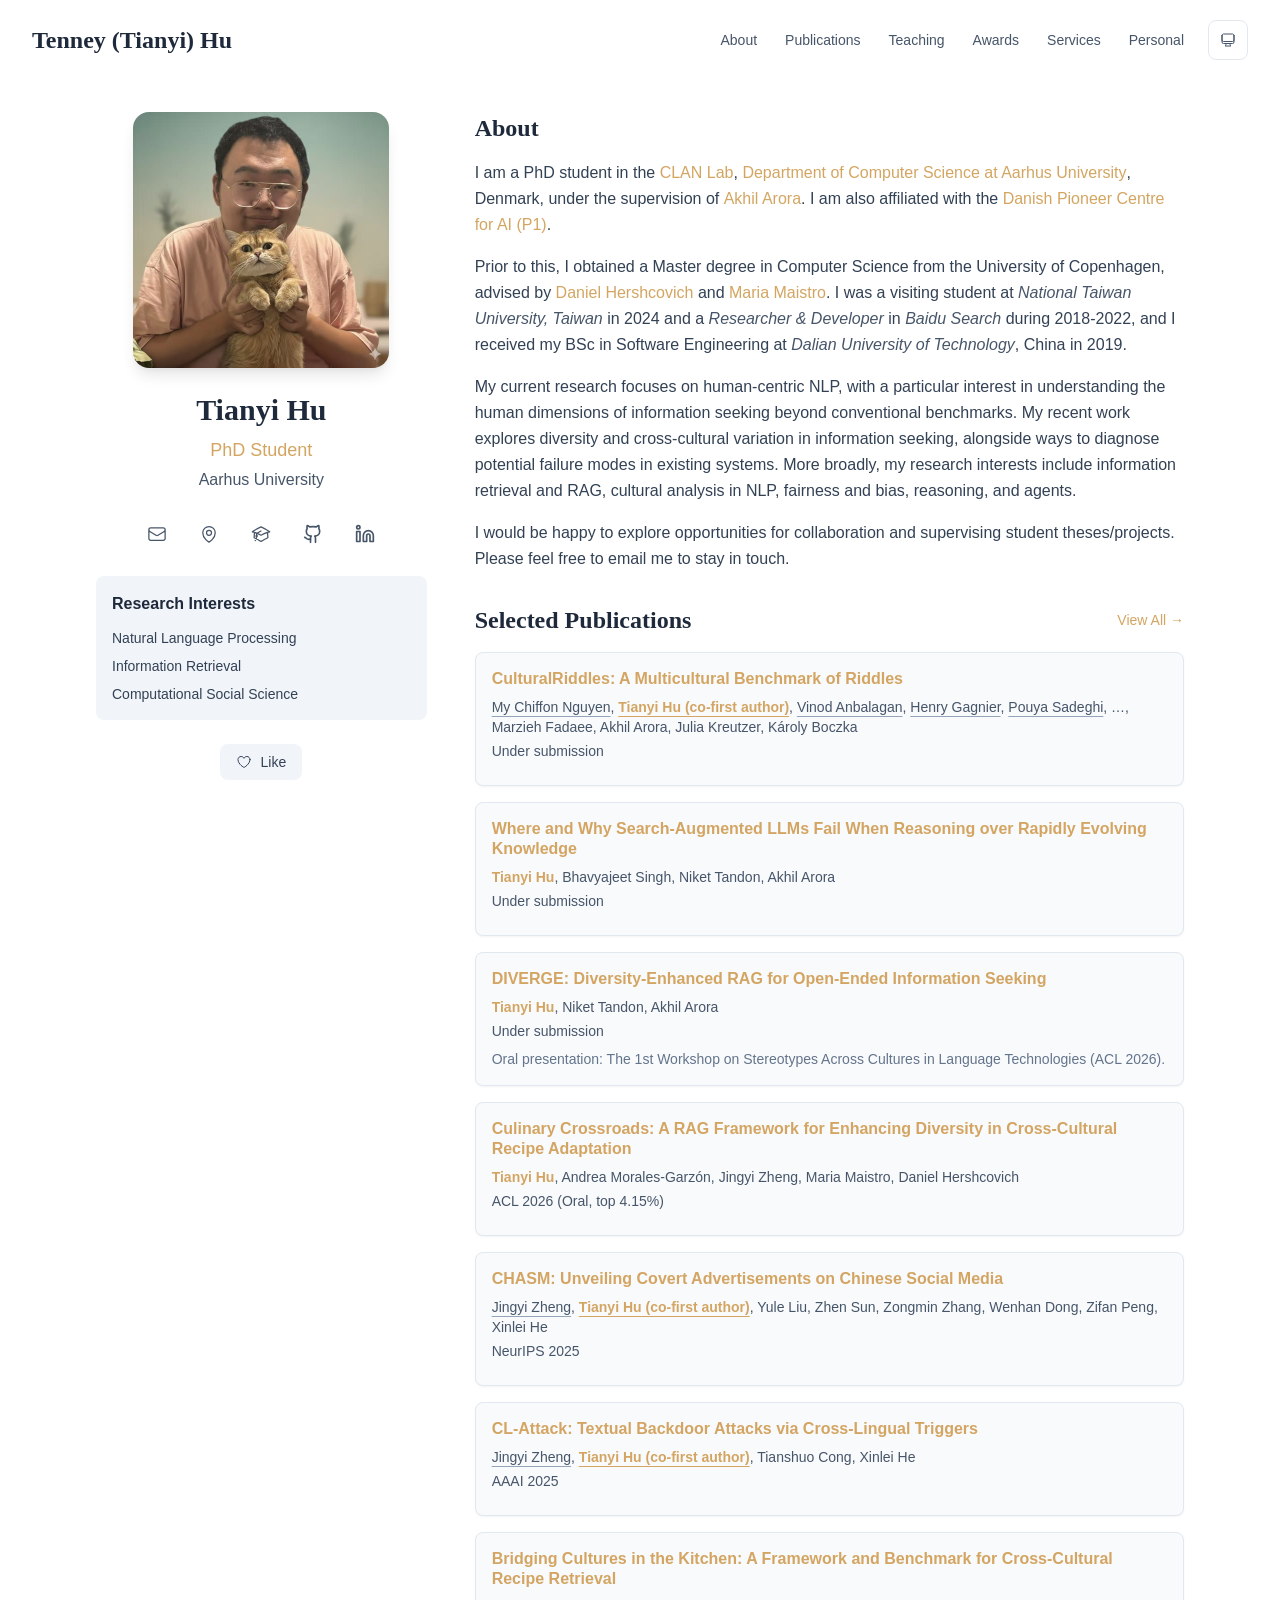
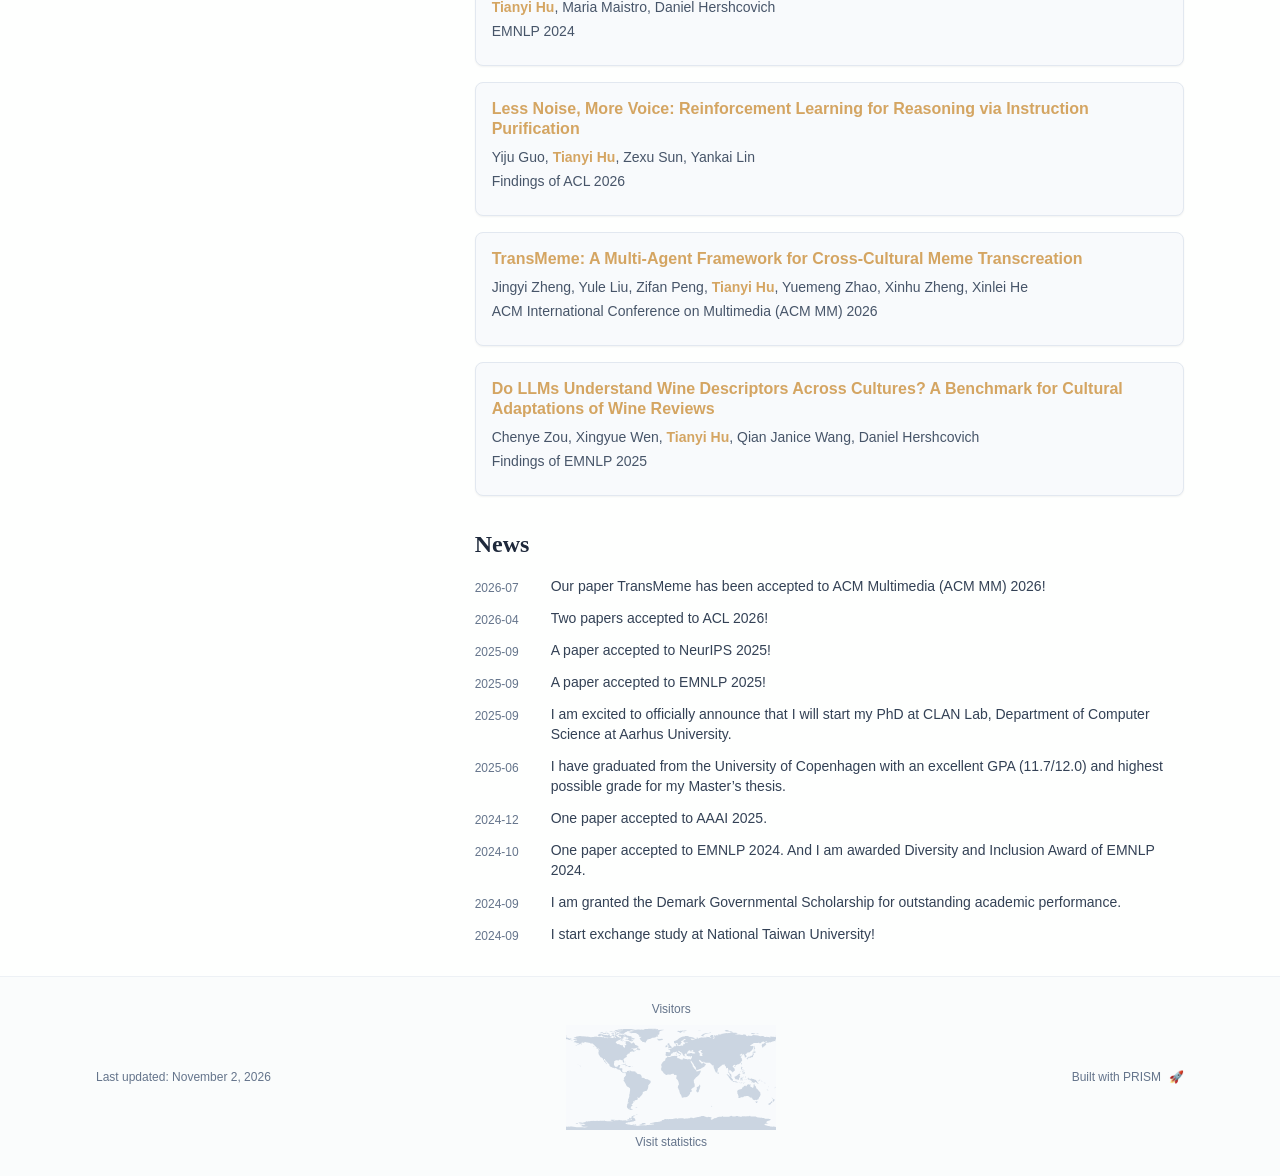
<file: index.html>
<!DOCTYPE html><!--tBl_cFNAzrPfrctLOhfGu--><html lang="en" class="scroll-smooth"><head><meta charSet="utf-8"/><meta name="viewport" content="width=device-width, initial-scale=1"/><link rel="preload" as="image" href="/bio.jpg"/><link rel="stylesheet" href="/_next/static/css/1323167429cc407e.css" data-precedence="next"/><link rel="preload" as="script" fetchPriority="low" href="/_next/static/chunks/webpack-084ae6d53f03b7b3.js"/><script src="/_next/static/chunks/4bd1b696-c023c6e3521b1417.js" async=""></script><script src="/_next/static/chunks/255-dda36e826969d334.js" async=""></script><script src="/_next/static/chunks/main-app-a64afe714de69679.js" async=""></script><script src="/_next/static/chunks/615-4d3a2b0922041f0c.js" async=""></script><script src="/_next/static/chunks/619-9168df9c2a29b74b.js" async=""></script><script src="/_next/static/chunks/310-e331d309ebd695f5.js" async=""></script><script src="/_next/static/chunks/app/layout-2a6289e4efaa2893.js" async=""></script><script src="/_next/static/chunks/140-9014bc38c4061ade.js" async=""></script><script src="/_next/static/chunks/681-36ac2885563ea216.js" async=""></script><script src="/_next/static/chunks/app/page-d46494f3ad9df856.js" async=""></script><link rel="icon" href="/icon.svg" type="image/svg+xml"/><link rel="dns-prefetch" href="https://jialeliu.com"/><link rel="preconnect" href="https://jialeliu.com" crossorigin=""/><link rel="preload" as="font" type="font/woff2" href="https://jialeliu.com/fonts/georgiab.woff2" crossorigin=""/><title>Tenney (Tianyi) Hu</title><meta name="description" content="PhD student at the Aarhus University."/><meta name="author" content="Tianyi Hu"/><meta name="keywords" content="Tianyi Hu,PhD,Research,Aarhus University"/><meta name="creator" content="Tianyi Hu"/><meta name="publisher" content="Tianyi Hu"/><meta property="og:title" content="Tenney (Tianyi) Hu"/><meta property="og:description" content="PhD student at the Aarhus University."/><meta property="og:site_name" content="Tianyi Hu&#x27;s Academic Website"/><meta property="og:locale" content="en_US"/><meta property="og:type" content="website"/><meta name="twitter:card" content="summary"/><meta name="twitter:title" content="Tenney (Tianyi) Hu"/><meta name="twitter:description" content="PhD student at the Aarhus University."/><link rel="icon" href="/icon.svg"/><script>
              try {
                const theme = localStorage.getItem('theme-storage');
                const parsed = theme ? JSON.parse(theme) : null;
                const setting = parsed?.state?.theme || 'system';
                const prefersDark = typeof window !== 'undefined' && window.matchMedia && window.matchMedia('(prefers-color-scheme: dark)').matches;
                const effective = setting === 'dark' ? 'dark' : (setting === 'light' ? 'light' : (prefersDark ? 'dark' : 'light'));
                var root = document.documentElement;
                root.classList.add(effective);
                root.setAttribute('data-theme', effective);
              } catch (e) {
                var root = document.documentElement;
                root.classList.add('light');
                root.setAttribute('data-theme', 'light');
              }
            </script><script>
    try {
      const cfg = {"enabled":true,"locales":["en"],"defaultLocale":"en","mode":"auto","fixedLocale":"en","persist":true,"switcher":true,"labels":{"en":"English"}};
      const storageKey = 'locale-storage';
      const normalize = (value) => typeof value === 'string' ? value.trim().replace('_', '-').toLowerCase() : '';
      const matchLocale = (candidate) => {
        const normalized = normalize(candidate);
        if (!normalized) return null;
        if (cfg.locales.includes(normalized)) return normalized;
        const language = normalized.split('-')[0];
        if (cfg.locales.includes(language)) return language;
        return null;
      };

      let resolved = null;

      if (cfg.persist) {
        resolved = matchLocale(localStorage.getItem(storageKey));
      }

      if (!resolved) {
        if (cfg.mode === 'fixed') {
          resolved = cfg.fixedLocale;
        } else {
          resolved = matchLocale(navigator.language);
        }
      }

      if (!resolved) {
        resolved = cfg.defaultLocale;
      }

      const root = document.documentElement;
      root.lang = resolved;
      root.setAttribute('data-locale', resolved);

      if (cfg.persist) {
        localStorage.setItem(storageKey, resolved);
      }
    } catch (e) {
      const root = document.documentElement;
      root.lang = 'en';
      root.setAttribute('data-locale', 'en');
    }
  </script><script src="/_next/static/chunks/polyfills-42372ed130431b0a.js" noModule=""></script></head><body class="font-sans antialiased"><div hidden=""><!--$--><!--/$--></div><div style="visibility:hidden"><nav class="fixed top-0 left-0 right-0 z-50" data-headlessui-state=""><div class="transition-all duration-300 ease-out bg-transparent" style="transform:translateY(-100px)"><div class="max-w-7xl mx-auto px-4 sm:px-6 lg:px-8"><div class="flex justify-between items-center h-16 lg:h-20"><div class="flex-shrink-0" tabindex="0"><a class="text-xl lg:text-2xl font-serif font-semibold text-primary hover:text-accent transition-colors duration-200" href="/">Tenney (Tianyi) Hu</a></div><div class="hidden lg:block"><div class="ml-10 flex items-center space-x-3"><div class="relative flex items-baseline space-x-1"><a data-nav-href="/" class="relative px-3 py-2 text-sm font-medium rounded-lg transition-colors duration-150 text-primary" href="/">About</a><a data-nav-href="/publications" class="relative px-3 py-2 text-sm font-medium rounded-lg transition-colors duration-150 text-neutral-600" href="/publications/">Publications</a><a data-nav-href="/teaching" class="relative px-3 py-2 text-sm font-medium rounded-lg transition-colors duration-150 text-neutral-600" href="/teaching/">Teaching</a><a data-nav-href="/awards" class="relative px-3 py-2 text-sm font-medium rounded-lg transition-colors duration-150 text-neutral-600" href="/awards/">Awards</a><a data-nav-href="/services" class="relative px-3 py-2 text-sm font-medium rounded-lg transition-colors duration-150 text-neutral-600" href="/services/">Services</a><a data-nav-href="/personal" class="relative px-3 py-2 text-sm font-medium rounded-lg transition-colors duration-150 text-neutral-600" href="/personal/">Personal</a></div><div class="flex items-center justify-center w-10 h-10 rounded-lg border border-neutral-200 dark:border-[rgba(148,163,184,0.24)] bg-background dark:bg-neutral-800"><div class="w-4 h-4 rounded-full bg-neutral-300 animate-pulse"></div></div></div></div><div class="lg:hidden flex items-center space-x-2"><div class="flex items-center justify-center w-10 h-10 rounded-lg border border-neutral-200 dark:border-[rgba(148,163,184,0.24)] bg-background dark:bg-neutral-800"><div class="w-4 h-4 rounded-full bg-neutral-300 animate-pulse"></div></div><button class="inline-flex items-center justify-center p-2 rounded-md text-neutral-600 hover:text-primary hover:bg-neutral-100 dark:hover:bg-neutral-800 focus:outline-none focus:ring-2 focus:ring-inset focus:ring-accent transition-colors duration-200" id="headlessui-disclosure-button-_R_7pdb_" type="button" aria-expanded="false" data-headlessui-state=""><span class="sr-only">Open main menu</span><div><svg xmlns="http://www.w3.org/2000/svg" fill="none" viewBox="0 0 24 24" stroke-width="1.5" stroke="currentColor" aria-hidden="true" data-slot="icon" class="block h-6 w-6"><path stroke-linecap="round" stroke-linejoin="round" d="M3.75 6.75h16.5M3.75 12h16.5m-16.5 5.25h16.5"></path></svg></div></button></div></div></div></div></nav><main class="min-h-screen pt-16 lg:pt-20"><div class="max-w-6xl mx-auto px-4 sm:px-6 lg:px-8 py-8 bg-background min-h-screen"><div class="grid grid-cols-1 lg:grid-cols-3 gap-12"><div class="lg:col-span-1"><div class="sticky top-8" style="opacity:0;transform:translateY(20px)"><div class="w-64 h-64 mx-auto mb-6 rounded-2xl overflow-hidden shadow-lg hover:shadow-xl transition-all duration-200 hover:scale-105"><img alt="Tianyi Hu" width="256" height="256" decoding="async" data-nimg="1" class="w-full h-full object-cover object-[32%_center]" style="color:transparent" src="/bio.jpg"/></div><div class="text-center mb-6"><h1 class="text-3xl font-serif font-bold text-primary mb-2">Tianyi Hu</h1><p class="text-lg text-accent font-medium mb-1">PhD Student</p><p class="text-neutral-600 mb-2">Aarhus University</p></div><div class="flex flex-wrap justify-center gap-3 sm:gap-4 mb-6 relative px-2"><div class="relative"><button class="p-2 sm:p-2 transition-colors duration-200 text-neutral-600 dark:text-neutral-400 hover:text-accent" aria-label="Email"><svg xmlns="http://www.w3.org/2000/svg" fill="none" viewBox="0 0 24 24" stroke-width="1.5" stroke="currentColor" aria-hidden="true" data-slot="icon" class="h-5 w-5"><path stroke-linecap="round" stroke-linejoin="round" d="M21.75 6.75v10.5a2.25 2.25 0 0 1-2.25 2.25h-15a2.25 2.25 0 0 1-2.25-2.25V6.75m19.5 0A2.25 2.25 0 0 0 19.5 4.5h-15a2.25 2.25 0 0 0-2.25 2.25m19.5 0v.243a2.25 2.25 0 0 1-1.07 1.916l-7.5 4.615a2.25 2.25 0 0 1-2.36 0L3.32 8.91a2.25 2.25 0 0 1-1.07-1.916V6.75"></path></svg></button></div><div class="relative"><button class="p-2 sm:p-2 transition-colors duration-200 text-neutral-600 dark:text-neutral-400 hover:text-accent" aria-label="Location"><svg xmlns="http://www.w3.org/2000/svg" fill="none" viewBox="0 0 24 24" stroke-width="1.5" stroke="currentColor" aria-hidden="true" data-slot="icon" class="h-5 w-5"><path stroke-linecap="round" stroke-linejoin="round" d="M15 10.5a3 3 0 1 1-6 0 3 3 0 0 1 6 0Z"></path><path stroke-linecap="round" stroke-linejoin="round" d="M19.5 10.5c0 7.142-7.5 11.25-7.5 11.25S4.5 17.642 4.5 10.5a7.5 7.5 0 1 1 15 0Z"></path></svg></button></div><a href="https://scholar.google.com/citations?user=hkXJQ8oAAAAJ" target="_blank" rel="noopener noreferrer" class="p-2 sm:p-2 text-neutral-600 dark:text-neutral-400 hover:text-accent transition-colors duration-200" aria-label="Google Scholar"><svg xmlns="http://www.w3.org/2000/svg" fill="none" viewBox="0 0 24 24" stroke-width="1.5" stroke="currentColor" aria-hidden="true" data-slot="icon" class="h-5 w-5"><path stroke-linecap="round" stroke-linejoin="round" d="M4.26 10.147a60.438 60.438 0 0 0-.491 6.347A48.62 48.62 0 0 1 12 20.904a48.62 48.62 0 0 1 8.232-4.41 60.46 60.46 0 0 0-.491-6.347m-15.482 0a50.636 50.636 0 0 0-2.658-.813A59.906 59.906 0 0 1 12 3.493a59.903 59.903 0 0 1 10.399 5.84c-.896.248-1.783.52-2.658.814m-15.482 0A50.717 50.717 0 0 1 12 13.489a50.702 50.702 0 0 1 7.74-3.342M6.75 15a.75.75 0 1 0 0-1.5.75.75 0 0 0 0 1.5Zm0 0v-3.675A55.378 55.378 0 0 1 12 8.443m-7.007 11.55A5.981 5.981 0 0 0 6.75 15.75v-1.5"></path></svg></a><a href="https://github.com/TenneyHu/" target="_blank" rel="noopener noreferrer" class="p-2 sm:p-2 text-neutral-600 dark:text-neutral-400 hover:text-accent transition-colors duration-200" aria-label="GitHub"><svg xmlns="http://www.w3.org/2000/svg" width="24" height="24" viewBox="0 0 24 24" fill="none" stroke="currentColor" stroke-width="2" stroke-linecap="round" stroke-linejoin="round" class="lucide lucide-github h-5 w-5" aria-hidden="true"><path d="M15 22v-4a4.8 4.8 0 0 0-1-3.5c3 0 6-2 6-5.5.08-1.25-.27-2.48-1-3.5.28-1.15.28-2.35 0-3.5 0 0-1 0-3 1.5-2.64-.5-5.36-.5-8 0C6 2 5 2 5 2c-.3 1.15-.3 2.35 0 3.5A5.403 5.403 0 0 0 4 9c0 3.5 3 5.5 6 5.5-.39.49-.68 1.05-.85 1.65-.17.6-.22 1.23-.15 1.85v4"></path><path d="M9 18c-4.51 2-5-2-7-2"></path></svg></a><a href="https://www.linkedin.com/in/tianyi-hu-5a4184242/" target="_blank" rel="noopener noreferrer" class="p-2 sm:p-2 text-neutral-600 dark:text-neutral-400 hover:text-accent transition-colors duration-200" aria-label="LinkedIn"><svg xmlns="http://www.w3.org/2000/svg" width="24" height="24" viewBox="0 0 24 24" fill="none" stroke="currentColor" stroke-width="2" stroke-linecap="round" stroke-linejoin="round" class="lucide lucide-linkedin h-5 w-5" aria-hidden="true"><path d="M16 8a6 6 0 0 1 6 6v7h-4v-7a2 2 0 0 0-2-2 2 2 0 0 0-2 2v7h-4v-7a6 6 0 0 1 6-6z"></path><rect width="4" height="12" x="2" y="9"></rect><circle cx="4" cy="4" r="2"></circle></svg></a></div><div class="bg-neutral-100 dark:bg-neutral-800 rounded-lg p-4 mb-6 hover:shadow-lg transition-all duration-200 hover:scale-[1.02]"><h3 class="font-semibold text-primary mb-3">Research Interests</h3><div class="space-y-2 text-sm text-neutral-700 dark:text-neutral-500"><div>Natural Language Processing</div><div>Information Retrieval</div><div>Computational Social Science</div></div></div><div class="flex justify-center"><div class="relative"><button class="flex items-center space-x-2 px-4 py-2 rounded-lg font-medium text-sm transition-all duration-200 bg-neutral-100 dark:bg-neutral-800 text-neutral-700 dark:text-neutral-500 hover:bg-red-50 dark:hover:bg-red-900/20 hover:text-red-600 dark:hover:text-red-400 cursor-pointer" tabindex="0"><svg xmlns="http://www.w3.org/2000/svg" fill="none" viewBox="0 0 24 24" stroke-width="1.5" stroke="currentColor" aria-hidden="true" data-slot="icon" class="h-4 w-4"><path stroke-linecap="round" stroke-linejoin="round" d="M21 8.25c0-2.485-2.099-4.5-4.688-4.5-1.935 0-3.597 1.126-4.312 2.733-.715-1.607-2.377-2.733-4.313-2.733C5.1 3.75 3 5.765 3 8.25c0 7.22 9 12 9 12s9-4.78 9-12Z"></path></svg><span>Like</span></button></div></div></div></div><div class="lg:col-span-2 space-y-8"><section id="about" class="scroll-mt-24 space-y-8"><section style="opacity:0;transform:translateY(20px)"><h2 class="text-2xl font-serif font-bold text-primary mb-4">About</h2><div class="text-neutral-700 dark:text-neutral-600 leading-relaxed"><p class="mb-4 last:mb-0">I am a PhD student in the <a href="https://au-clan.github.io/" node="[object Object]" target="_blank" rel="noopener noreferrer" class="text-accent font-medium transition-all duration-200 rounded hover:bg-accent/10 hover:shadow-sm">CLAN Lab</a>, <a href="https://cs.au.dk/" node="[object Object]" target="_blank" rel="noopener noreferrer" class="text-accent font-medium transition-all duration-200 rounded hover:bg-accent/10 hover:shadow-sm">Department of Computer Science at Aarhus University</a>, Denmark, under the supervision of <a href="https://au-clan.github.io/people/aarora/" node="[object Object]" target="_blank" rel="noopener noreferrer" class="text-accent font-medium transition-all duration-200 rounded hover:bg-accent/10 hover:shadow-sm">Akhil Arora</a>. I am also affiliated with the <a href="https://www.aicentre.dk/" node="[object Object]" target="_blank" rel="noopener noreferrer" class="text-accent font-medium transition-all duration-200 rounded hover:bg-accent/10 hover:shadow-sm">Danish Pioneer Centre for AI (P1)</a>.</p>
<p class="mb-4 last:mb-0">Prior to this, I obtained a Master degree in Computer Science from the University of Copenhagen, advised by <a href="https://danielhers.github.io/" node="[object Object]" target="_blank" rel="noopener noreferrer" class="text-accent font-medium transition-all duration-200 rounded hover:bg-accent/10 hover:shadow-sm">Daniel Hershcovich</a> and <a href="https://di.ku.dk/english/staff/?pure=en/persons/641366" node="[object Object]" target="_blank" rel="noopener noreferrer" class="text-accent font-medium transition-all duration-200 rounded hover:bg-accent/10 hover:shadow-sm">Maria Maistro</a>. I was a visiting student at <em class="italic text-neutral-600 dark:text-neutral-500">National Taiwan University, Taiwan</em> in 2024 and a <em class="italic text-neutral-600 dark:text-neutral-500">Researcher &amp; Developer</em> in  <em class="italic text-neutral-600 dark:text-neutral-500">Baidu Search</em> during 2018-2022, and I received my BSc in Software Engineering at <em class="italic text-neutral-600 dark:text-neutral-500">Dalian University of Technology</em>, China in 2019.</p>
<p class="mb-4 last:mb-0">My current research focuses on human-centric NLP, with a particular interest in understanding the human dimensions of information seeking beyond conventional benchmarks. My recent work explores diversity and cross-cultural variation in information seeking, alongside ways to diagnose potential failure modes in existing systems. More broadly, my research interests include information retrieval and RAG, cultural analysis in NLP, fairness and bias, reasoning, and agents.</p>
<p class="mb-4 last:mb-0">I would be happy to explore opportunities for collaboration and supervising student theses/projects. Please feel free to email me to stay in touch.</p></div></section><section style="opacity:0;transform:translateY(20px)"><div class="flex items-center justify-between mb-4"><h2 class="text-2xl font-serif font-bold text-primary">Selected Publications</h2><a class="text-accent hover:text-accent-dark text-sm font-medium transition-all duration-200 rounded hover:bg-accent/10 hover:shadow-sm" href="/publications/">View All<!-- --> →</a></div><div class="space-y-4"><div class="bg-neutral-50 dark:bg-neutral-800 p-4 rounded-lg shadow-sm border border-neutral-200 dark:border-[rgba(148,163,184,0.24)] hover:shadow-lg transition-all duration-200 hover:scale-[1.02]" style="opacity:0;transform:translateY(20px)"><h3 class="font-semibold text-primary mb-2 leading-tight"><a href="https://arxiv.org/abs/2610.29968" target="_blank" rel="noopener noreferrer" class="text-accent hover:text-accent-dark transition-colors">CulturalRiddles: A Multicultural Benchmark of Riddles</a></h3><p class="text-sm text-neutral-600 dark:text-neutral-500 mb-1"><span><span class=" underline underline-offset-4 decoration-neutral-400">My Chiffon Nguyen</span>, </span><span><span class="font-semibold text-accent underline underline-offset-4 decoration-accent">Tianyi Hu (co-first author)</span>, </span><span><span class=" underline underline-offset-4 decoration-neutral-400">Vinod Anbalagan</span>, </span><span><span class=" underline underline-offset-4 decoration-neutral-400">Henry Gagnier</span>, </span><span><span class=" underline underline-offset-4 decoration-neutral-400">Pouya Sadeghi</span>, </span><span><span class=" ">…</span>, </span><span><span class=" ">Marzieh Fadaee</span>, </span><span><span class=" ">Akhil Arora</span>, </span><span><span class=" ">Julia Kreutzer</span>, </span><span><span class=" ">Károly Boczka</span></span></p><p class="text-sm text-neutral-600 dark:text-neutral-500 mb-2">Under submission</p></div><div class="bg-neutral-50 dark:bg-neutral-800 p-4 rounded-lg shadow-sm border border-neutral-200 dark:border-[rgba(148,163,184,0.24)] hover:shadow-lg transition-all duration-200 hover:scale-[1.02]" style="opacity:0;transform:translateY(20px)"><h3 class="font-semibold text-primary mb-2 leading-tight"><a href="https://arxiv.org/abs/2610.25323" target="_blank" rel="noopener noreferrer" class="text-accent hover:text-accent-dark transition-colors">Where and Why Search-Augmented LLMs Fail When Reasoning over Rapidly Evolving Knowledge</a></h3><p class="text-sm text-neutral-600 dark:text-neutral-500 mb-1"><span><span class="font-semibold text-accent ">Tianyi Hu</span>, </span><span><span class=" ">Bhavyajeet Singh</span>, </span><span><span class=" ">Niket Tandon</span>, </span><span><span class=" ">Akhil Arora</span></span></p><p class="text-sm text-neutral-600 dark:text-neutral-500 mb-2">Under submission</p></div><div class="bg-neutral-50 dark:bg-neutral-800 p-4 rounded-lg shadow-sm border border-neutral-200 dark:border-[rgba(148,163,184,0.24)] hover:shadow-lg transition-all duration-200 hover:scale-[1.02]" style="opacity:0;transform:translateY(20px)"><h3 class="font-semibold text-primary mb-2 leading-tight"><a href="https://arxiv.org/abs/2602.00238" target="_blank" rel="noopener noreferrer" class="text-accent hover:text-accent-dark transition-colors">DIVERGE: Diversity-Enhanced RAG for Open-Ended Information Seeking</a></h3><p class="text-sm text-neutral-600 dark:text-neutral-500 mb-1"><span><span class="font-semibold text-accent ">Tianyi Hu</span>, </span><span><span class=" ">Niket Tandon</span>, </span><span><span class=" ">Akhil Arora</span></span></p><p class="text-sm text-neutral-600 dark:text-neutral-500 mb-2">Under submission</p><p class="text-sm text-neutral-500 dark:text-neutral-500 line-clamp-2">Oral presentation: The 1st Workshop on Stereotypes Across Cultures in Language Technologies (ACL 2026).</p></div><div class="bg-neutral-50 dark:bg-neutral-800 p-4 rounded-lg shadow-sm border border-neutral-200 dark:border-[rgba(148,163,184,0.24)] hover:shadow-lg transition-all duration-200 hover:scale-[1.02]" style="opacity:0;transform:translateY(20px)"><h3 class="font-semibold text-primary mb-2 leading-tight"><a href="https://aclanthology.org/2026.acl-long.111/" target="_blank" rel="noopener noreferrer" class="text-accent hover:text-accent-dark transition-colors">Culinary Crossroads: A RAG Framework for Enhancing Diversity in Cross-Cultural Recipe Adaptation</a></h3><p class="text-sm text-neutral-600 dark:text-neutral-500 mb-1"><span><span class="font-semibold text-accent ">Tianyi Hu</span>, </span><span><span class=" ">Andrea Morales-Garzón</span>, </span><span><span class=" ">Jingyi Zheng</span>, </span><span><span class=" ">Maria Maistro</span>, </span><span><span class=" ">Daniel Hershcovich</span></span></p><p class="text-sm text-neutral-600 dark:text-neutral-500 mb-2">ACL 2026 (Oral, top 4.15%)</p></div><div class="bg-neutral-50 dark:bg-neutral-800 p-4 rounded-lg shadow-sm border border-neutral-200 dark:border-[rgba(148,163,184,0.24)] hover:shadow-lg transition-all duration-200 hover:scale-[1.02]" style="opacity:0;transform:translateY(20px)"><h3 class="font-semibold text-primary mb-2 leading-tight"><a href="https://arxiv.org/abs/2604.20511" target="_blank" rel="noopener noreferrer" class="text-accent hover:text-accent-dark transition-colors">CHASM: Unveiling Covert Advertisements on Chinese Social Media</a></h3><p class="text-sm text-neutral-600 dark:text-neutral-500 mb-1"><span><span class=" underline underline-offset-4 decoration-neutral-400">Jingyi Zheng</span>, </span><span><span class="font-semibold text-accent underline underline-offset-4 decoration-accent">Tianyi Hu (co-first author)</span>, </span><span><span class=" ">Yule Liu</span>, </span><span><span class=" ">Zhen Sun</span>, </span><span><span class=" ">Zongmin Zhang</span>, </span><span><span class=" ">Wenhan Dong</span>, </span><span><span class=" ">Zifan Peng</span>, </span><span><span class=" ">Xinlei He</span></span></p><p class="text-sm text-neutral-600 dark:text-neutral-500 mb-2">NeurIPS 2025</p></div><div class="bg-neutral-50 dark:bg-neutral-800 p-4 rounded-lg shadow-sm border border-neutral-200 dark:border-[rgba(148,163,184,0.24)] hover:shadow-lg transition-all duration-200 hover:scale-[1.02]" style="opacity:0;transform:translateY(20px)"><h3 class="font-semibold text-primary mb-2 leading-tight"><a href="https://arxiv.org/abs/2412.19037" target="_blank" rel="noopener noreferrer" class="text-accent hover:text-accent-dark transition-colors">CL-Attack: Textual Backdoor Attacks via Cross-Lingual Triggers</a></h3><p class="text-sm text-neutral-600 dark:text-neutral-500 mb-1"><span><span class=" underline underline-offset-4 decoration-neutral-400">Jingyi Zheng</span>, </span><span><span class="font-semibold text-accent underline underline-offset-4 decoration-accent">Tianyi Hu (co-first author)</span>, </span><span><span class=" ">Tianshuo Cong</span>, </span><span><span class=" ">Xinlei He</span></span></p><p class="text-sm text-neutral-600 dark:text-neutral-500 mb-2">AAAI 2025</p></div><div class="bg-neutral-50 dark:bg-neutral-800 p-4 rounded-lg shadow-sm border border-neutral-200 dark:border-[rgba(148,163,184,0.24)] hover:shadow-lg transition-all duration-200 hover:scale-[1.02]" style="opacity:0;transform:translateY(20px)"><h3 class="font-semibold text-primary mb-2 leading-tight"><a href="https://aclanthology.org/2024.emnlp-main.61/" target="_blank" rel="noopener noreferrer" class="text-accent hover:text-accent-dark transition-colors">Bridging Cultures in the Kitchen: A Framework and Benchmark for Cross-Cultural Recipe Retrieval</a></h3><p class="text-sm text-neutral-600 dark:text-neutral-500 mb-1"><span><span class="font-semibold text-accent ">Tianyi Hu</span>, </span><span><span class=" ">Maria Maistro</span>, </span><span><span class=" ">Daniel Hershcovich</span></span></p><p class="text-sm text-neutral-600 dark:text-neutral-500 mb-2">EMNLP 2024</p></div><div class="bg-neutral-50 dark:bg-neutral-800 p-4 rounded-lg shadow-sm border border-neutral-200 dark:border-[rgba(148,163,184,0.24)] hover:shadow-lg transition-all duration-200 hover:scale-[1.02]" style="opacity:0;transform:translateY(20px)"><h3 class="font-semibold text-primary mb-2 leading-tight"><a href="https://aclanthology.org/2026.findings-acl.659/" target="_blank" rel="noopener noreferrer" class="text-accent hover:text-accent-dark transition-colors">Less Noise, More Voice: Reinforcement Learning for Reasoning via Instruction Purification</a></h3><p class="text-sm text-neutral-600 dark:text-neutral-500 mb-1"><span><span class=" ">Yiju Guo</span>, </span><span><span class="font-semibold text-accent ">Tianyi Hu</span>, </span><span><span class=" ">Zexu Sun</span>, </span><span><span class=" ">Yankai Lin</span></span></p><p class="text-sm text-neutral-600 dark:text-neutral-500 mb-2">Findings of ACL 2026</p></div><div class="bg-neutral-50 dark:bg-neutral-800 p-4 rounded-lg shadow-sm border border-neutral-200 dark:border-[rgba(148,163,184,0.24)] hover:shadow-lg transition-all duration-200 hover:scale-[1.02]" style="opacity:0;transform:translateY(20px)"><h3 class="font-semibold text-primary mb-2 leading-tight"><a href="https://arxiv.org/abs/2608.27127" target="_blank" rel="noopener noreferrer" class="text-accent hover:text-accent-dark transition-colors">TransMeme: A Multi-Agent Framework for Cross-Cultural Meme Transcreation</a></h3><p class="text-sm text-neutral-600 dark:text-neutral-500 mb-1"><span><span class=" ">Jingyi Zheng</span>, </span><span><span class=" ">Yule Liu</span>, </span><span><span class=" ">Zifan Peng</span>, </span><span><span class="font-semibold text-accent ">Tianyi Hu</span>, </span><span><span class=" ">Yuemeng Zhao</span>, </span><span><span class=" ">Xinhu Zheng</span>, </span><span><span class=" ">Xinlei He</span></span></p><p class="text-sm text-neutral-600 dark:text-neutral-500 mb-2">ACM International Conference on Multimedia (ACM MM) 2026</p></div><div class="bg-neutral-50 dark:bg-neutral-800 p-4 rounded-lg shadow-sm border border-neutral-200 dark:border-[rgba(148,163,184,0.24)] hover:shadow-lg transition-all duration-200 hover:scale-[1.02]" style="opacity:0;transform:translateY(20px)"><h3 class="font-semibold text-primary mb-2 leading-tight"><a href="https://aclanthology.org/2025.findings-emnlp.99/" target="_blank" rel="noopener noreferrer" class="text-accent hover:text-accent-dark transition-colors">Do LLMs Understand Wine Descriptors Across Cultures? A Benchmark for Cultural Adaptations of Wine Reviews</a></h3><p class="text-sm text-neutral-600 dark:text-neutral-500 mb-1"><span><span class=" ">Chenye Zou</span>, </span><span><span class=" ">Xingyue Wen</span>, </span><span><span class="font-semibold text-accent ">Tianyi Hu</span>, </span><span><span class=" ">Qian Janice Wang</span>, </span><span><span class=" ">Daniel Hershcovich</span></span></p><p class="text-sm text-neutral-600 dark:text-neutral-500 mb-2">Findings of EMNLP 2025</p></div></div></section><section style="opacity:0;transform:translateY(20px)"><h2 class="text-2xl font-serif font-bold text-primary mb-4">News</h2><div class="space-y-3"><div class="flex items-start space-x-3"><span class="text-xs text-neutral-500 mt-1 w-16 flex-shrink-0">2026-07</span><p class="text-sm text-neutral-700">Our paper TransMeme has been accepted to ACM Multimedia (ACM MM) 2026!</p></div><div class="flex items-start space-x-3"><span class="text-xs text-neutral-500 mt-1 w-16 flex-shrink-0">2026-04</span><p class="text-sm text-neutral-700">Two papers accepted to ACL 2026!</p></div><div class="flex items-start space-x-3"><span class="text-xs text-neutral-500 mt-1 w-16 flex-shrink-0">2025-09</span><p class="text-sm text-neutral-700">A paper accepted to NeurIPS 2025!</p></div><div class="flex items-start space-x-3"><span class="text-xs text-neutral-500 mt-1 w-16 flex-shrink-0">2025-09</span><p class="text-sm text-neutral-700">A paper accepted to EMNLP 2025!</p></div><div class="flex items-start space-x-3"><span class="text-xs text-neutral-500 mt-1 w-16 flex-shrink-0">2025-09</span><p class="text-sm text-neutral-700">I am excited to officially announce that I will start my PhD at CLAN Lab, Department of Computer Science at Aarhus University.</p></div><div class="flex items-start space-x-3"><span class="text-xs text-neutral-500 mt-1 w-16 flex-shrink-0">2025-06</span><p class="text-sm text-neutral-700">I have graduated from the University of Copenhagen with an excellent GPA (11.7/12.0) and highest possible grade for my Master’s thesis.</p></div><div class="flex items-start space-x-3"><span class="text-xs text-neutral-500 mt-1 w-16 flex-shrink-0">2024-12</span><p class="text-sm text-neutral-700">One paper accepted to AAAI 2025.</p></div><div class="flex items-start space-x-3"><span class="text-xs text-neutral-500 mt-1 w-16 flex-shrink-0">2024-10</span><p class="text-sm text-neutral-700">One paper accepted to EMNLP 2024. And I am awarded Diversity and Inclusion Award of EMNLP 2024.</p></div><div class="flex items-start space-x-3"><span class="text-xs text-neutral-500 mt-1 w-16 flex-shrink-0">2024-09</span><p class="text-sm text-neutral-700">I am granted the Demark Governmental Scholarship for outstanding academic performance.</p></div><div class="flex items-start space-x-3"><span class="text-xs text-neutral-500 mt-1 w-16 flex-shrink-0">2024-09</span><p class="text-sm text-neutral-700">I start exchange study at National Taiwan University!</p></div></div></section></section></div></div></div><!--$--><!--/$--></main><footer class="border-t border-neutral-200/50 bg-neutral-50/50 dark:bg-neutral-900/50 dark:border-neutral-700/50"><div class="max-w-6xl mx-auto px-4 sm:px-6 lg:px-8 py-6"><div class="flex flex-col sm:flex-row justify-between items-center gap-2"><p class="text-xs text-neutral-500">Last updated<!-- -->: <!-- -->November 2, 2026</p><section aria-label="Visitor locations and visit count" class="flex-shrink-0 text-xs text-neutral-500" style="width:210px;max-width:100%;text-align:center"><p class="text-xs font-medium text-neutral-500 mb-2">Visitors</p><a id="site-visitor-map" href="https://www.supercounters.com/stats/1740170" target="_blank" rel="noopener noreferrer" aria-label="Approximate visitor locations. Open visitor statistics." title="Approximate visitor locations" style="display:block;position:relative;width:210px;height:105px;background-image:url(/assets/visitor-world.svg);background-repeat:no-repeat;background-position:center;background-size:210px 105px"></a><div id="site-visitor-count" style="min-height:18px;margin-top:4px"><a id="site-visitor-fallback" href="https://www.supercounters.com/stats/1740171" target="_blank" rel="noopener noreferrer" class="text-xs text-neutral-500 hover:text-accent">Visit statistics</a></div></section><p class="text-xs text-neutral-500 flex items-center"><a href="https://github.com/xyjoey/PRISM" target="_blank" rel="noopener noreferrer">Built with PRISM</a><span class="ml-2">🚀</span></p></div></div></footer></div><script src="/_next/static/chunks/webpack-084ae6d53f03b7b3.js" id="_R_" async=""></script><script>(self.__next_f=self.__next_f||[]).push([0])</script><script>self.__next_f.push([1,"1:\"$Sreact.fragment\"\n3:I[7558,[\"615\",\"static/chunks/615-4d3a2b0922041f0c.js\",\"619\",\"static/chunks/619-9168df9c2a29b74b.js\",\"310\",\"static/chunks/310-e331d309ebd695f5.js\",\"177\",\"static/chunks/app/layout-2a6289e4efaa2893.js\"],\"ThemeProvider\"]\n4:I[611,[\"615\",\"static/chunks/615-4d3a2b0922041f0c.js\",\"619\",\"static/chunks/619-9168df9c2a29b74b.js\",\"310\",\"static/chunks/310-e331d309ebd695f5.js\",\"177\",\"static/chunks/app/layout-2a6289e4efaa2893.js\"],\"LocaleProvider\"]\n5:I[552,[\"615\",\"static/chunks/615-4d3a2b0922041f0c.js\",\"619\",\"static/chunks/619-9168df9c2a29b74b.js\",\"310\",\"static/chunks/310-e331d309ebd695f5.js\",\"177\",\"static/chunks/app/layout-2a6289e4efaa2893.js\"],\"default\"]\na:I[7150,[],\"\"]\n:HL[\"/_next/static/css/1323167429cc407e.css\",\"style\"]\n2:T57d,"])</script><script>self.__next_f.push([1,"\n    try {\n      const cfg = {\"enabled\":true,\"locales\":[\"en\"],\"defaultLocale\":\"en\",\"mode\":\"auto\",\"fixedLocale\":\"en\",\"persist\":true,\"switcher\":true,\"labels\":{\"en\":\"English\"}};\n      const storageKey = 'locale-storage';\n      const normalize = (value) => typeof value === 'string' ? value.trim().replace('_', '-').toLowerCase() : '';\n      const matchLocale = (candidate) => {\n        const normalized = normalize(candidate);\n        if (!normalized) return null;\n        if (cfg.locales.includes(normalized)) return normalized;\n        const language = normalized.split('-')[0];\n        if (cfg.locales.includes(language)) return language;\n        return null;\n      };\n\n      let resolved = null;\n\n      if (cfg.persist) {\n        resolved = matchLocale(localStorage.getItem(storageKey));\n      }\n\n      if (!resolved) {\n        if (cfg.mode === 'fixed') {\n          resolved = cfg.fixedLocale;\n        } else {\n          resolved = matchLocale(navigator.language);\n        }\n      }\n\n      if (!resolved) {\n        resolved = cfg.defaultLocale;\n      }\n\n      const root = document.documentElement;\n      root.lang = resolved;\n      root.setAttribute('data-locale', resolved);\n\n      if (cfg.persist) {\n        localStorage.setItem(storageKey, resolved);\n      }\n    } catch (e) {\n      const root = document.documentElement;\n      root.lang = 'en';\n      root.setAttribute('data-locale', 'en');\n    }\n  "])</script><script>self.__next_f.push([1,"0:{\"P\":null,\"b\":\"tBl_cFNAzrPfrctLOhfGu\",\"p\":\"\",\"c\":[\"\",\"\"],\"i\":false,\"f\":[[[\"\",{\"children\":[\"__PAGE__\",{}]},\"$undefined\",\"$undefined\",true],[\"\",[\"$\",\"$1\",\"c\",{\"children\":[[[\"$\",\"link\",\"0\",{\"rel\":\"stylesheet\",\"href\":\"/_next/static/css/1323167429cc407e.css\",\"precedence\":\"next\",\"crossOrigin\":\"$undefined\",\"nonce\":\"$undefined\"}]],[\"$\",\"html\",null,{\"lang\":\"en\",\"className\":\"scroll-smooth\",\"suppressHydrationWarning\":true,\"children\":[[\"$\",\"head\",null,{\"children\":[[\"$\",\"link\",null,{\"rel\":\"icon\",\"href\":\"/icon.svg\",\"type\":\"image/svg+xml\"}],[\"$\",\"link\",null,{\"rel\":\"dns-prefetch\",\"href\":\"https://jialeliu.com\"}],[\"$\",\"link\",null,{\"rel\":\"preconnect\",\"href\":\"https://jialeliu.com\",\"crossOrigin\":\"\"}],[\"$\",\"link\",null,{\"rel\":\"preload\",\"as\":\"font\",\"type\":\"font/woff2\",\"href\":\"https://jialeliu.com/fonts/georgiab.woff2\",\"crossOrigin\":\"\"}],[\"$\",\"script\",null,{\"dangerouslySetInnerHTML\":{\"__html\":\"\\n              try {\\n                const theme = localStorage.getItem('theme-storage');\\n                const parsed = theme ? JSON.parse(theme) : null;\\n                const setting = parsed?.state?.theme || 'system';\\n                const prefersDark = typeof window !== 'undefined' && window.matchMedia && window.matchMedia('(prefers-color-scheme: dark)').matches;\\n                const effective = setting === 'dark' ? 'dark' : (setting === 'light' ? 'light' : (prefersDark ? 'dark' : 'light'));\\n                var root = document.documentElement;\\n                root.classList.add(effective);\\n                root.setAttribute('data-theme', effective);\\n              } catch (e) {\\n                var root = document.documentElement;\\n                root.classList.add('light');\\n                root.setAttribute('data-theme', 'light');\\n              }\\n            \"}}],[\"$\",\"script\",null,{\"dangerouslySetInnerHTML\":{\"__html\":\"$2\"}}]]}],[\"$\",\"body\",null,{\"className\":\"font-sans antialiased\",\"children\":[\"$\",\"$L3\",null,{\"children\":[\"$\",\"$L4\",null,{\"config\":{\"enabled\":true,\"locales\":[\"en\"],\"defaultLocale\":\"en\",\"mode\":\"auto\",\"fixedLocale\":\"en\",\"persist\":true,\"switcher\":true,\"labels\":{\"en\":\"English\"}},\"children\":[[\"$\",\"$L5\",null,{\"items\":[{\"title\":\"About\",\"type\":\"page\",\"target\":\"about\",\"href\":\"/\"},{\"title\":\"Publications\",\"type\":\"page\",\"target\":\"publications\",\"href\":\"/publications\"},{\"title\":\"Teaching\",\"type\":\"page\",\"target\":\"teaching\",\"href\":\"/teaching\"},{\"title\":\"Awards\",\"type\":\"page\",\"target\":\"awards\",\"href\":\"/awards\"},{\"title\":\"Services\",\"type\":\"page\",\"target\":\"services\",\"href\":\"/services\"},{\"title\":\"Personal\",\"type\":\"page\",\"target\":\"personal\",\"href\":\"/personal\"}],\"siteTitle\":\"Tenney (Tianyi) Hu\",\"enableOnePageMode\":false,\"i18n\":\"$0:f:0:1:1:props:children:1:props:children:1:props:children:props:children:props:config\",\"itemsByLocale\":{\"en\":[{\"title\":\"About\",\"type\":\"page\",\"target\":\"about\",\"href\":\"/\"},{\"title\":\"Publications\",\"type\":\"page\",\"target\":\"publications\",\"href\":\"/publications\"},{\"title\":\"Teaching\",\"type\":\"page\",\"target\":\"teaching\",\"href\":\"/teaching\"},{\"title\":\"Awards\",\"type\":\"page\",\"target\":\"awards\",\"href\":\"/awards\"},{\"title\":\"Services\",\"type\":\"page\",\"target\":\"services\",\"href\":\"/services\"},{\"title\":\"Personal\",\"type\":\"page\",\"target\":\"personal\",\"href\":\"/personal\"}]},\"siteTitleByLocale\":{\"en\":\"Tenney (Tianyi) Hu\"}}],\"$L6\",\"$L7\"]}]}]}]]}]]}],{\"children\":[\"__PAGE__\",\"$L8\",{},null,false]},null,false],\"$L9\",false]],\"m\":\"$undefined\",\"G\":[\"$a\",[]],\"s\":false,\"S\":true}\n"])</script><script>self.__next_f.push([1,"b:I[9766,[],\"\"]\nc:I[8924,[],\"\"]\nd:I[7923,[\"615\",\"static/chunks/615-4d3a2b0922041f0c.js\",\"619\",\"static/chunks/619-9168df9c2a29b74b.js\",\"310\",\"static/chunks/310-e331d309ebd695f5.js\",\"177\",\"static/chunks/app/layout-2a6289e4efaa2893.js\"],\"default\"]\ne:I[344,[\"615\",\"static/chunks/615-4d3a2b0922041f0c.js\",\"140\",\"static/chunks/140-9014bc38c4061ade.js\",\"619\",\"static/chunks/619-9168df9c2a29b74b.js\",\"681\",\"static/chunks/681-36ac2885563ea216.js\",\"974\",\"static/chunks/app/page-d46494f3ad9df856.js\"],\"default\"]\n11:I[4431,[],\"ViewportBoundary\"]\n13:I[4431,[],\"MetadataBoundary\"]\n14:\"$Sreact.suspense\"\n"])</script><script>self.__next_f.push([1,"6:[\"$\",\"main\",null,{\"className\":\"min-h-screen pt-16 lg:pt-20\",\"children\":[\"$\",\"$Lb\",null,{\"parallelRouterKey\":\"children\",\"error\":\"$undefined\",\"errorStyles\":\"$undefined\",\"errorScripts\":\"$undefined\",\"template\":[\"$\",\"$Lc\",null,{}],\"templateStyles\":\"$undefined\",\"templateScripts\":\"$undefined\",\"notFound\":[[[\"$\",\"title\",null,{\"children\":\"404: This page could not be found.\"}],[\"$\",\"div\",null,{\"style\":{\"fontFamily\":\"system-ui,\\\"Segoe UI\\\",Roboto,Helvetica,Arial,sans-serif,\\\"Apple Color Emoji\\\",\\\"Segoe UI Emoji\\\"\",\"height\":\"100vh\",\"textAlign\":\"center\",\"display\":\"flex\",\"flexDirection\":\"column\",\"alignItems\":\"center\",\"justifyContent\":\"center\"},\"children\":[\"$\",\"div\",null,{\"children\":[[\"$\",\"style\",null,{\"dangerouslySetInnerHTML\":{\"__html\":\"body{color:#000;background:#fff;margin:0}.next-error-h1{border-right:1px solid rgba(0,0,0,.3)}@media (prefers-color-scheme:dark){body{color:#fff;background:#000}.next-error-h1{border-right:1px solid rgba(255,255,255,.3)}}\"}}],[\"$\",\"h1\",null,{\"className\":\"next-error-h1\",\"style\":{\"display\":\"inline-block\",\"margin\":\"0 20px 0 0\",\"padding\":\"0 23px 0 0\",\"fontSize\":24,\"fontWeight\":500,\"verticalAlign\":\"top\",\"lineHeight\":\"49px\"},\"children\":404}],[\"$\",\"div\",null,{\"style\":{\"display\":\"inline-block\"},\"children\":[\"$\",\"h2\",null,{\"style\":{\"fontSize\":14,\"fontWeight\":400,\"lineHeight\":\"49px\",\"margin\":0},\"children\":\"This page could not be found.\"}]}]]}]}]],[]],\"forbidden\":\"$undefined\",\"unauthorized\":\"$undefined\"}]}]\n"])</script><script>self.__next_f.push([1,"7:[\"$\",\"$Ld\",null,{\"lastUpdated\":\"November 2, 2026\",\"lastUpdatedByLocale\":{\"en\":\"November 2, 2026\"},\"defaultLocale\":\"en\"}]\nf:T597,"])</script><script>self.__next_f.push([1,"I am a PhD student in the [CLAN Lab](https://au-clan.github.io/), [Department of Computer Science at Aarhus University](https://cs.au.dk/), Denmark, under the supervision of [Akhil Arora](https://au-clan.github.io/people/aarora/). I am also affiliated with the [Danish Pioneer Centre for AI (P1)](https://www.aicentre.dk/).\r\n\r\n\r\nPrior to this, I obtained a Master degree in Computer Science from the University of Copenhagen, advised by [Daniel Hershcovich](https://danielhers.github.io/) and [Maria Maistro](https://di.ku.dk/english/staff/?pure=en/persons/641366). I was a visiting student at *National Taiwan University, Taiwan* in 2024 and a *Researcher & Developer* in  *Baidu Search* during 2018-2022, and I received my BSc in Software Engineering at *Dalian University of Technology*, China in 2019.\r\n\r\nMy current research focuses on human-centric NLP, with a particular interest in understanding the human dimensions of information seeking beyond conventional benchmarks. My recent work explores diversity and cross-cultural variation in information seeking, alongside ways to diagnose potential failure modes in existing systems. More broadly, my research interests include information retrieval and RAG, cultural analysis in NLP, fairness and bias, reasoning, and agents.\r\n\r\nI would be happy to explore opportunities for collaboration and supervising student theses/projects. Please feel free to email me to stay in touch."])</script><script>self.__next_f.push([1,"8:[\"$\",\"$1\",\"c\",{\"children\":[[\"$\",\"$Le\",null,{\"dataByLocale\":{\"en\":{\"author\":{\"name\":\"Tianyi Hu\",\"title\":\"PhD Student\",\"institution\":\"Aarhus University\",\"avatar\":\"/bio.jpg\"},\"social\":{\"email\":\"tenney.hu@cs.au.dk\",\"location\":\"Aarhus, Denmark\",\"location_details\":[\"Åbogade 15, 8200 Aarhus\",\"Aarhus University, Department of Computer Science\"],\"google_scholar\":\"https://scholar.google.com/citations?user=hkXJQ8oAAAAJ\",\"github\":\"https://github.com/TenneyHu/\",\"linkedin\":\"https://www.linkedin.com/in/tianyi-hu-5a4184242/\"},\"features\":{\"enable_likes\":true,\"enable_one_page_mode\":false},\"enableOnePageMode\":false,\"researchInterests\":[\"Natural Language Processing\",\"Information Retrieval\",\"Computational Social Science\"],\"pagesToShow\":[{\"type\":\"about\",\"id\":\"about\",\"sections\":[{\"id\":\"about\",\"type\":\"markdown\",\"source\":\"bio.md\",\"title\":\"About\",\"content\":\"$f\"},{\"id\":\"featured_publications\",\"type\":\"publications\",\"title\":\"Selected Publications\",\"filter\":\"selected\",\"limit\":10,\"publications\":[{\"id\":\"nguyen2026culturalriddles\",\"title\":\"CulturalRiddles: A Multicultural Benchmark of Riddles\",\"authors\":[{\"name\":\"My Chiffon Nguyen\",\"isHighlighted\":false,\"isCorresponding\":false,\"isCoAuthor\":true},{\"name\":\"Tianyi Hu (co-first author)\",\"isHighlighted\":true,\"isCorresponding\":false,\"isCoAuthor\":true},{\"name\":\"Vinod Anbalagan\",\"isHighlighted\":false,\"isCorresponding\":false,\"isCoAuthor\":true},{\"name\":\"Henry Gagnier\",\"isHighlighted\":false,\"isCorresponding\":false,\"isCoAuthor\":true},{\"name\":\"Pouya Sadeghi\",\"isHighlighted\":false,\"isCorresponding\":false,\"isCoAuthor\":true},{\"name\":\"…\",\"isHighlighted\":false,\"isCorresponding\":false,\"isCoAuthor\":false},{\"name\":\"Marzieh Fadaee\",\"isHighlighted\":false,\"isCorresponding\":false,\"isCoAuthor\":false},{\"name\":\"Akhil Arora\",\"isHighlighted\":false,\"isCorresponding\":false,\"isCoAuthor\":false},{\"name\":\"Julia Kreutzer\",\"isHighlighted\":false,\"isCorresponding\":false,\"isCoAuthor\":false},{\"name\":\"Károly Boczka\",\"isHighlighted\":false,\"isCorresponding\":false,\"isCoAuthor\":false}],\"year\":2026,\"type\":\"preprint\",\"status\":\"under-review\",\"tags\":[],\"keywords\":[],\"researchArea\":\"machine-learning\",\"journal\":\"\",\"conference\":\"Under submission\",\"abstract\":\"\",\"description\":\"\",\"selected\":true,\"bibtex\":\"@misc{nguyen2026culturalriddles,\\n  title = {CulturalRiddles: A Multicultural Benchmark of Riddles},\\n  author = {Nguyen, My Chiffon and Hu, Tianyi and Anbalagan, Vinod and Gagnier, Henry and Sadeghi, Pouya and others},\\n  year = {2026},\\n  eprint = {2610.29968},\\n  archivePrefix = {arXiv},\\n  primaryClass = {cs.CL},\\n  url = {https://arxiv.org/abs/2610.29968}\\n}\",\"url\":\"https://arxiv.org/abs/2610.29968\"},{\"id\":\"hu2026search\",\"title\":\"Where and Why Search-Augmented LLMs Fail When Reasoning over Rapidly Evolving Knowledge\",\"authors\":[{\"name\":\"Tianyi Hu\",\"isHighlighted\":true,\"isCorresponding\":false,\"isCoAuthor\":false},{\"name\":\"Bhavyajeet Singh\",\"isHighlighted\":false,\"isCorresponding\":false,\"isCoAuthor\":false},{\"name\":\"Niket Tandon\",\"isHighlighted\":false,\"isCorresponding\":false,\"isCoAuthor\":false},{\"name\":\"Akhil Arora\",\"isHighlighted\":false,\"isCorresponding\":false,\"isCoAuthor\":false}],\"year\":2026,\"type\":\"preprint\",\"status\":\"under-review\",\"tags\":[],\"keywords\":[],\"researchArea\":\"machine-learning\",\"journal\":\"\",\"conference\":\"Under submission\",\"abstract\":\"\",\"description\":\"\",\"selected\":true,\"bibtex\":\"@unpublished{hu2026search,\\n  title = {Where and Why Search-Augmented LLMs Fail When Reasoning over Rapidly Evolving Knowledge},\\n  author = {Hu, Tianyi and Singh, Bhavyajeet and Tandon, Niket and Arora, Akhil},\\n  note = {Under submission},\\n  year = {2026},\\n  url = {https://arxiv.org/abs/2610.25323}\\n}\",\"url\":\"https://arxiv.org/abs/2610.25323\"},{\"id\":\"hu2026diverge\",\"title\":\"DIVERGE: Diversity-Enhanced RAG for Open-Ended Information Seeking\",\"authors\":[{\"name\":\"Tianyi Hu\",\"isHighlighted\":true,\"isCorresponding\":false,\"isCoAuthor\":false},{\"name\":\"Niket Tandon\",\"isHighlighted\":false,\"isCorresponding\":false,\"isCoAuthor\":false},{\"name\":\"Akhil Arora\",\"isHighlighted\":false,\"isCorresponding\":false,\"isCoAuthor\":false}],\"year\":2026,\"type\":\"preprint\",\"status\":\"under-review\",\"tags\":[],\"keywords\":[],\"researchArea\":\"machine-learning\",\"journal\":\"\",\"conference\":\"Under submission\",\"abstract\":\"\",\"description\":\"Oral presentation: The 1st Workshop on Stereotypes Across Cultures in Language Technologies (ACL 2026).\",\"selected\":true,\"bibtex\":\"@unpublished{hu2026diverge,\\n  title = {DIVERGE: Diversity-Enhanced RAG for Open-Ended Information Seeking},\\n  author = {Hu, Tianyi and Tandon, Niket and Arora, Akhil},\\n  note = {Under submission; Oral presentation: The 1st Workshop on Stereotypes Across Cultures in Language Technologies (ACL 2026).},\\n  year = {2026},\\n  url = {https://arxiv.org/abs/2602.00238}\\n}\",\"url\":\"https://arxiv.org/abs/2602.00238\"},{\"id\":\"hu2025culinary\",\"title\":\"Culinary Crossroads: A RAG Framework for Enhancing Diversity in Cross-Cultural Recipe Adaptation\",\"authors\":[{\"name\":\"Tianyi Hu\",\"isHighlighted\":true,\"isCorresponding\":false,\"isCoAuthor\":false},{\"name\":\"Andrea Morales-Garzón\",\"isHighlighted\":false,\"isCorresponding\":false,\"isCoAuthor\":false},{\"name\":\"Jingyi Zheng\",\"isHighlighted\":false,\"isCorresponding\":false,\"isCoAuthor\":false},{\"name\":\"Maria Maistro\",\"isHighlighted\":false,\"isCorresponding\":false,\"isCoAuthor\":false},{\"name\":\"Daniel Hershcovich\",\"isHighlighted\":false,\"isCorresponding\":false,\"isCoAuthor\":false}],\"year\":2026,\"type\":\"conference\",\"status\":\"published\",\"tags\":[],\"keywords\":[],\"researchArea\":\"machine-learning\",\"journal\":\"\",\"conference\":\"ACL 2026 (Oral, top 4.15%)\",\"abstract\":\"\",\"description\":\"\",\"selected\":true,\"bibtex\":\"@inproceedings{hu2025culinary,\\n  title = {Culinary Crossroads: A RAG Framework for Enhancing Diversity in Cross-Cultural Recipe Adaptation},\\n  author = {Hu, Tianyi and Morales-Garzón, Andrea and Zheng, Jingyi and Maistro, Maria and Hershcovich, Daniel},\\n  booktitle = {ACL 2026 (Oral, top 4.15%)},\\n  year = {2026},\\n  url = {https://aclanthology.org/2026.acl-long.111/}\\n}\",\"url\":\"https://aclanthology.org/2026.acl-long.111/\"},{\"id\":\"zheng2025chasm\",\"title\":\"CHASM: Unveiling Covert Advertisements on Chinese Social Media\",\"authors\":[{\"name\":\"Jingyi Zheng\",\"isHighlighted\":false,\"isCorresponding\":false,\"isCoAuthor\":true},{\"name\":\"Tianyi Hu (co-first author)\",\"isHighlighted\":true,\"isCorresponding\":false,\"isCoAuthor\":true},{\"name\":\"Yule Liu\",\"isHighlighted\":false,\"isCorresponding\":false,\"isCoAuthor\":false},{\"name\":\"Zhen Sun\",\"isHighlighted\":false,\"isCorresponding\":false,\"isCoAuthor\":false},{\"name\":\"Zongmin Zhang\",\"isHighlighted\":false,\"isCorresponding\":false,\"isCoAuthor\":false},{\"name\":\"Wenhan Dong\",\"isHighlighted\":false,\"isCorresponding\":false,\"isCoAuthor\":false},{\"name\":\"Zifan Peng\",\"isHighlighted\":false,\"isCorresponding\":false,\"isCoAuthor\":false},{\"name\":\"Xinlei He\",\"isHighlighted\":false,\"isCorresponding\":false,\"isCoAuthor\":false}],\"year\":2025,\"type\":\"conference\",\"status\":\"published\",\"tags\":[],\"keywords\":[],\"researchArea\":\"machine-learning\",\"journal\":\"\",\"conference\":\"NeurIPS 2025\",\"abstract\":\"\",\"description\":\"\",\"selected\":true,\"bibtex\":\"@inproceedings{zheng2025chasm,\\n  title = {CHASM: Unveiling Covert Advertisements on Chinese Social Media},\\n  author = {Zheng, Jingyi and Hu, Tianyi and Liu, Yule and Sun, Zhen and Zhang, Zongmin and Dong, Wenhan and Peng, Zifan and He, Xinlei},\\n  booktitle = {NeurIPS 2025},\\n  year = {2025},\\n  url = {https://arxiv.org/abs/2604.20511}\\n}\",\"url\":\"https://arxiv.org/abs/2604.20511\"},{\"id\":\"zheng2024cl\",\"title\":\"CL-Attack: Textual Backdoor Attacks via Cross-Lingual Triggers\",\"authors\":[{\"name\":\"Jingyi Zheng\",\"isHighlighted\":false,\"isCorresponding\":false,\"isCoAuthor\":true},{\"name\":\"Tianyi Hu (co-first author)\",\"isHighlighted\":true,\"isCorresponding\":false,\"isCoAuthor\":true},{\"name\":\"Tianshuo Cong\",\"isHighlighted\":false,\"isCorresponding\":false,\"isCoAuthor\":false},{\"name\":\"Xinlei He\",\"isHighlighted\":false,\"isCorresponding\":false,\"isCoAuthor\":false}],\"year\":2025,\"type\":\"conference\",\"status\":\"published\",\"tags\":[],\"keywords\":[],\"researchArea\":\"machine-learning\",\"journal\":\"\",\"conference\":\"AAAI 2025\",\"abstract\":\"\",\"description\":\"\",\"selected\":true,\"bibtex\":\"@inproceedings{zheng2024cl,\\n  title = {CL-Attack: Textual Backdoor Attacks via Cross-Lingual Triggers},\\n  author = {Zheng, Jingyi and Hu, Tianyi and Cong, Tianshuo and He, Xinlei},\\n  booktitle = {AAAI 2025},\\n  year = {2025},\\n  url = {https://arxiv.org/abs/2412.19037}\\n}\",\"url\":\"https://arxiv.org/abs/2412.19037\"},{\"id\":\"hu2024bridging\",\"title\":\"Bridging Cultures in the Kitchen: A Framework and Benchmark for Cross-Cultural Recipe Retrieval\",\"authors\":[{\"name\":\"Tianyi Hu\",\"isHighlighted\":true,\"isCorresponding\":false,\"isCoAuthor\":false},{\"name\":\"Maria Maistro\",\"isHighlighted\":false,\"isCorresponding\":false,\"isCoAuthor\":false},{\"name\":\"Daniel Hershcovich\",\"isHighlighted\":false,\"isCorresponding\":false,\"isCoAuthor\":false}],\"year\":2024,\"type\":\"conference\",\"status\":\"published\",\"tags\":[],\"keywords\":[],\"researchArea\":\"machine-learning\",\"journal\":\"\",\"conference\":\"EMNLP 2024\",\"abstract\":\"\",\"description\":\"\",\"selected\":true,\"bibtex\":\"@inproceedings{hu2024bridging,\\n  title = {Bridging Cultures in the Kitchen: A Framework and Benchmark for Cross-Cultural Recipe Retrieval},\\n  author = {Hu, Tianyi and Maistro, Maria and Hershcovich, Daniel},\\n  booktitle = {EMNLP 2024},\\n  year = {2024},\\n  url = {https://aclanthology.org/2024.emnlp-main.61/}\\n}\",\"url\":\"https://aclanthology.org/2024.emnlp-main.61/\"},{\"id\":\"guo2026less\",\"title\":\"Less Noise, More Voice: Reinforcement Learning for Reasoning via Instruction Purification\",\"authors\":[{\"name\":\"Yiju Guo\",\"isHighlighted\":false,\"isCorresponding\":false,\"isCoAuthor\":false},{\"name\":\"Tianyi Hu\",\"isHighlighted\":true,\"isCorresponding\":false,\"isCoAuthor\":false},{\"name\":\"Zexu Sun\",\"isHighlighted\":false,\"isCorresponding\":false,\"isCoAuthor\":false},{\"name\":\"Yankai Lin\",\"isHighlighted\":false,\"isCorresponding\":false,\"isCoAuthor\":false}],\"year\":2026,\"type\":\"conference\",\"status\":\"published\",\"tags\":[],\"keywords\":[],\"researchArea\":\"machine-learning\",\"journal\":\"\",\"conference\":\"Findings of ACL 2026\",\"abstract\":\"\",\"description\":\"\",\"selected\":true,\"bibtex\":\"@inproceedings{guo2026less,\\n  title = {Less Noise, More Voice: Reinforcement Learning for Reasoning via Instruction Purification},\\n  author = {Guo, Yiju and Hu, Tianyi and Sun, Zexu and Lin, Yankai},\\n  booktitle = {Findings of ACL 2026},\\n  year = {2026},\\n  url = {https://aclanthology.org/2026.findings-acl.659/}\\n}\",\"url\":\"https://aclanthology.org/2026.findings-acl.659/\"},{\"id\":\"zheng2026transmeme\",\"title\":\"TransMeme: A Multi-Agent Framework for Cross-Cultural Meme Transcreation\",\"authors\":[{\"name\":\"Jingyi Zheng\",\"isHighlighted\":false,\"isCorresponding\":false,\"isCoAuthor\":false},{\"name\":\"Yule Liu\",\"isHighlighted\":false,\"isCorresponding\":false,\"isCoAuthor\":false},{\"name\":\"Zifan Peng\",\"isHighlighted\":false,\"isCorresponding\":false,\"isCoAuthor\":false},{\"name\":\"Tianyi Hu\",\"isHighlighted\":true,\"isCorresponding\":false,\"isCoAuthor\":false},{\"name\":\"Yuemeng Zhao\",\"isHighlighted\":false,\"isCorresponding\":false,\"isCoAuthor\":false},{\"name\":\"Xinhu Zheng\",\"isHighlighted\":false,\"isCorresponding\":false,\"isCoAuthor\":false},{\"name\":\"Xinlei He\",\"isHighlighted\":false,\"isCorresponding\":false,\"isCoAuthor\":false}],\"year\":2026,\"type\":\"conference\",\"status\":\"published\",\"tags\":[],\"keywords\":[],\"researchArea\":\"machine-learning\",\"journal\":\"\",\"conference\":\"ACM International Conference on Multimedia (ACM MM) 2026\",\"abstract\":\"\",\"description\":\"\",\"selected\":true,\"bibtex\":\"@inproceedings{zheng2026transmeme,\\n  title = {TransMeme: A Multi-Agent Framework for Cross-Cultural Meme Transcreation},\\n  author = {Zheng, Jingyi and Liu, Yule and Peng, Zifan and Hu, Tianyi and Zhao, Yuemeng and Zheng, Xinhu and He, Xinlei},\\n  booktitle = {ACM International Conference on Multimedia (ACM MM) 2026},\\n  year = {2026},\\n  url = {https://arxiv.org/abs/2608.27127}\\n}\",\"url\":\"https://arxiv.org/abs/2608.27127\"},{\"id\":\"zou2025llms\",\"title\":\"Do LLMs Understand Wine Descriptors Across Cultures? A Benchmark for Cultural Adaptations of Wine Reviews\",\"authors\":[{\"name\":\"Chenye Zou\",\"isHighlighted\":false,\"isCorresponding\":false,\"isCoAuthor\":false},{\"name\":\"Xingyue Wen\",\"isHighlighted\":false,\"isCorresponding\":false,\"isCoAuthor\":false},{\"name\":\"Tianyi Hu\",\"isHighlighted\":true,\"isCorresponding\":false,\"isCoAuthor\":false},{\"name\":\"Qian Janice Wang\",\"isHighlighted\":false,\"isCorresponding\":false,\"isCoAuthor\":false},{\"name\":\"Daniel Hershcovich\",\"isHighlighted\":false,\"isCorresponding\":false,\"isCoAuthor\":false}],\"year\":2025,\"type\":\"conference\",\"status\":\"published\",\"tags\":[],\"keywords\":[],\"researchArea\":\"machine-learning\",\"journal\":\"\",\"conference\":\"Findings of EMNLP 2025\",\"abstract\":\"\",\"description\":\"\",\"selected\":true,\"bibtex\":\"@inproceedings{zou2025llms,\\n  title = {Do LLMs Understand Wine Descriptors Across Cultures? A Benchmark for Cultural Adaptations of Wine Reviews},\\n  author = {Zou, Chenye and Wen, Xingyue and Hu, Tianyi and Wang, Qian Janice and Hershcovich, Daniel},\\n  booktitle = {Findings of EMNLP 2025},\\n  year = {2025},\\n  url = {https://aclanthology.org/2025.findings-emnlp.99/}\\n}\",\"url\":\"https://aclanthology.org/2025.findings-emnlp.99/\"}]},{\"id\":\"news\",\"type\":\"list\",\"title\":\"News\",\"source\":\"news.toml\",\"items\":[{\"date\":\"2026-07\",\"content\":\"Our paper TransMeme has been accepted to ACM Multimedia (ACM MM) 2026!\"},{\"date\":\"2026-04\",\"content\":\"Two papers accepted to ACL 2026!\"},{\"date\":\"2025-09\",\"content\":\"A paper accepted to NeurIPS 2025!\"},{\"date\":\"2025-09\",\"content\":\"A paper accepted to EMNLP 2025!\"},{\"date\":\"2025-09\",\"content\":\"I am excited to officially announce that I will start my PhD at CLAN Lab, Department of Computer Science at Aarhus University.\"},{\"date\":\"2025-06\",\"content\":\"I have graduated from the University of Copenhagen with an excellent GPA (11.7/12.0) and highest possible grade for my Master’s thesis.\"},{\"date\":\"2024-12\",\"content\":\"One paper accepted to AAAI 2025.\"},{\"date\":\"2024-10\",\"content\":\"One paper accepted to EMNLP 2024. And I am awarded Diversity and Inclusion Award of EMNLP 2024.\"},{\"date\":\"2024-09\",\"content\":\"I am granted the Demark Governmental Scholarship for outstanding academic performance.\"},{\"date\":\"2024-09\",\"content\":\"I start exchange study at National Taiwan University!\"}]}]}]}},\"defaultLocale\":\"en\"}],null,\"$L10\"]}]\n"])</script><script>self.__next_f.push([1,"9:[\"$\",\"$1\",\"h\",{\"children\":[null,[[\"$\",\"$L11\",null,{\"children\":\"$L12\"}],null],[\"$\",\"$L13\",null,{\"children\":[\"$\",\"div\",null,{\"hidden\":true,\"children\":[\"$\",\"$14\",null,{\"fallback\":null,\"children\":\"$L15\"}]}]}]]}]\n"])</script><script>self.__next_f.push([1,"16:I[4431,[],\"OutletBoundary\"]\n18:I[5278,[],\"AsyncMetadataOutlet\"]\n10:[\"$\",\"$L16\",null,{\"children\":[\"$L17\",[\"$\",\"$L18\",null,{\"promise\":\"$@19\"}]]}]\n"])</script><script>self.__next_f.push([1,"12:[[\"$\",\"meta\",\"0\",{\"charSet\":\"utf-8\"}],[\"$\",\"meta\",\"1\",{\"name\":\"viewport\",\"content\":\"width=device-width, initial-scale=1\"}]]\n"])</script><script>self.__next_f.push([1,"17:null\n"])</script><script>self.__next_f.push([1,"1a:I[622,[],\"IconMark\"]\n"])</script><script>self.__next_f.push([1,"19:{\"metadata\":[[\"$\",\"title\",\"0\",{\"children\":\"Tenney (Tianyi) Hu\"}],[\"$\",\"meta\",\"1\",{\"name\":\"description\",\"content\":\"PhD student at the Aarhus University.\"}],[\"$\",\"meta\",\"2\",{\"name\":\"author\",\"content\":\"Tianyi Hu\"}],[\"$\",\"meta\",\"3\",{\"name\":\"keywords\",\"content\":\"Tianyi Hu,PhD,Research,Aarhus University\"}],[\"$\",\"meta\",\"4\",{\"name\":\"creator\",\"content\":\"Tianyi Hu\"}],[\"$\",\"meta\",\"5\",{\"name\":\"publisher\",\"content\":\"Tianyi Hu\"}],[\"$\",\"meta\",\"6\",{\"property\":\"og:title\",\"content\":\"Tenney (Tianyi) Hu\"}],[\"$\",\"meta\",\"7\",{\"property\":\"og:description\",\"content\":\"PhD student at the Aarhus University.\"}],[\"$\",\"meta\",\"8\",{\"property\":\"og:site_name\",\"content\":\"Tianyi Hu's Academic Website\"}],[\"$\",\"meta\",\"9\",{\"property\":\"og:locale\",\"content\":\"en_US\"}],[\"$\",\"meta\",\"10\",{\"property\":\"og:type\",\"content\":\"website\"}],[\"$\",\"meta\",\"11\",{\"name\":\"twitter:card\",\"content\":\"summary\"}],[\"$\",\"meta\",\"12\",{\"name\":\"twitter:title\",\"content\":\"Tenney (Tianyi) Hu\"}],[\"$\",\"meta\",\"13\",{\"name\":\"twitter:description\",\"content\":\"PhD student at the Aarhus University.\"}],[\"$\",\"link\",\"14\",{\"rel\":\"icon\",\"href\":\"/icon.svg\"}],[\"$\",\"$L1a\",\"15\",{}]],\"error\":null,\"digest\":\"$undefined\"}\n"])</script><script>self.__next_f.push([1,"15:\"$19:metadata\"\n"])</script></body></html>
</file>
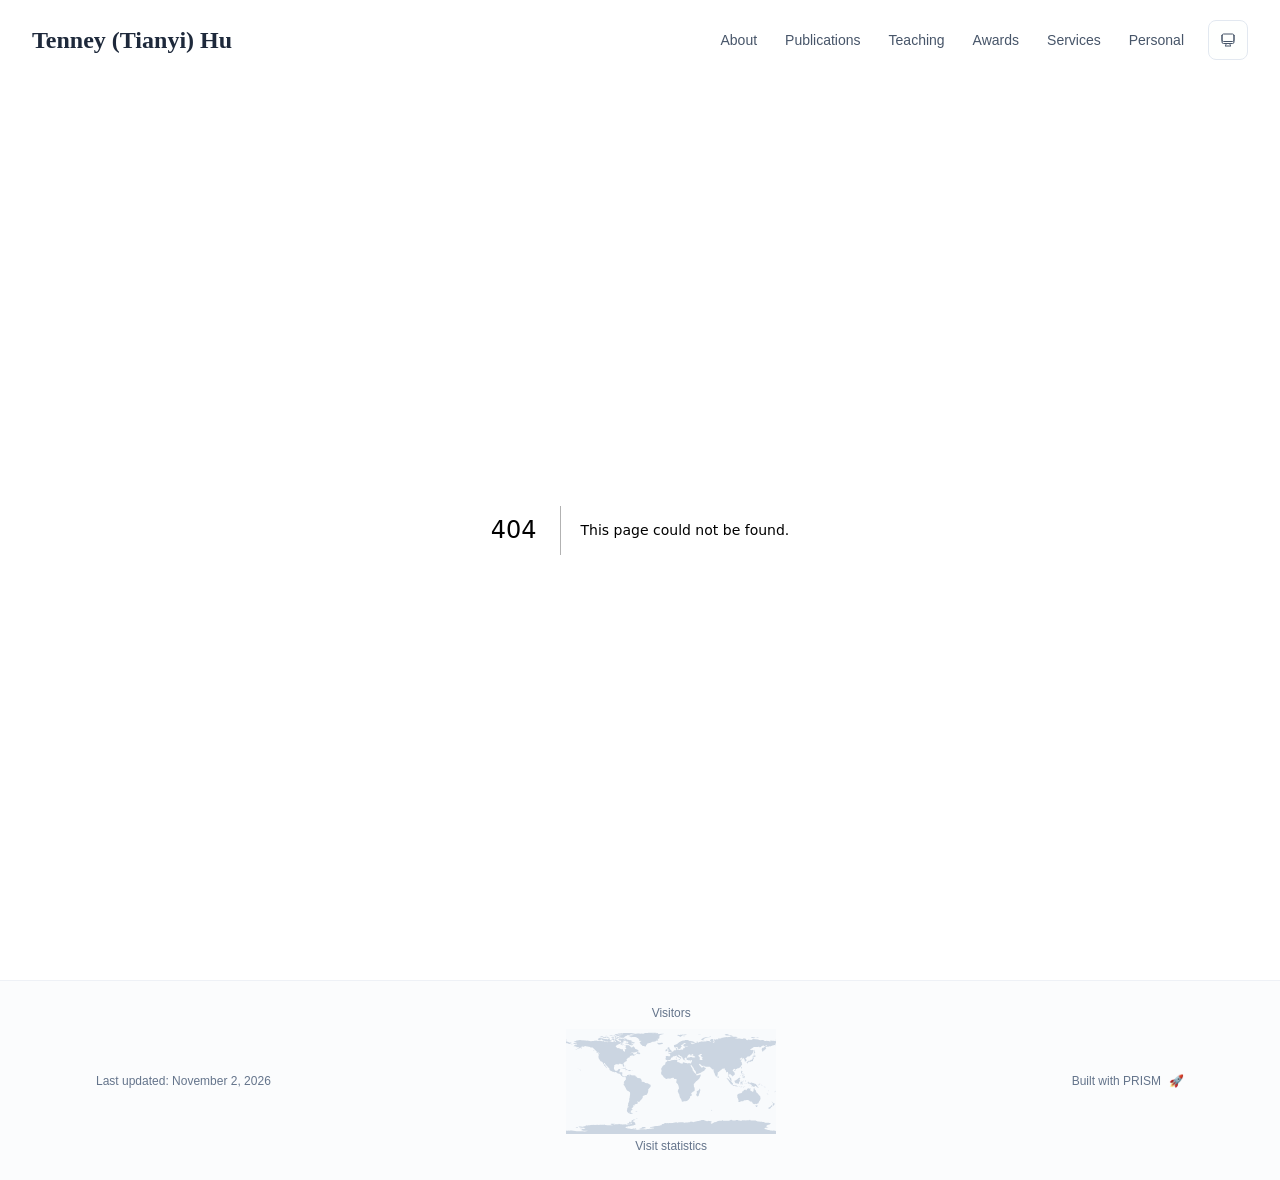
<file: 404/index.html>
<!DOCTYPE html><!--tBl_cFNAzrPfrctLOhfGu--><html lang="en" class="scroll-smooth"><head><meta charSet="utf-8"/><meta name="viewport" content="width=device-width, initial-scale=1"/><link rel="stylesheet" href="/_next/static/css/1323167429cc407e.css" data-precedence="next"/><link rel="preload" as="script" fetchPriority="low" href="/_next/static/chunks/webpack-084ae6d53f03b7b3.js"/><script src="/_next/static/chunks/4bd1b696-c023c6e3521b1417.js" async=""></script><script src="/_next/static/chunks/255-dda36e826969d334.js" async=""></script><script src="/_next/static/chunks/main-app-a64afe714de69679.js" async=""></script><script src="/_next/static/chunks/615-4d3a2b0922041f0c.js" async=""></script><script src="/_next/static/chunks/619-9168df9c2a29b74b.js" async=""></script><script src="/_next/static/chunks/310-e331d309ebd695f5.js" async=""></script><script src="/_next/static/chunks/app/layout-2a6289e4efaa2893.js" async=""></script><link rel="icon" href="/icon.svg" type="image/svg+xml"/><link rel="dns-prefetch" href="https://jialeliu.com"/><link rel="preconnect" href="https://jialeliu.com" crossorigin=""/><link rel="preload" as="font" type="font/woff2" href="https://jialeliu.com/fonts/georgiab.woff2" crossorigin=""/><title>404: This page could not be found.</title><meta name="robots" content="noindex"/><title>Tenney (Tianyi) Hu</title><meta name="description" content="PhD student at the Aarhus University."/><meta name="author" content="Tianyi Hu"/><meta name="keywords" content="Tianyi Hu,PhD,Research,Aarhus University"/><meta name="creator" content="Tianyi Hu"/><meta name="publisher" content="Tianyi Hu"/><meta property="og:title" content="Tenney (Tianyi) Hu"/><meta property="og:description" content="PhD student at the Aarhus University."/><meta property="og:site_name" content="Tianyi Hu&#x27;s Academic Website"/><meta property="og:locale" content="en_US"/><meta property="og:type" content="website"/><meta name="twitter:card" content="summary"/><meta name="twitter:title" content="Tenney (Tianyi) Hu"/><meta name="twitter:description" content="PhD student at the Aarhus University."/><link rel="icon" href="/icon.svg"/><script>
              try {
                const theme = localStorage.getItem('theme-storage');
                const parsed = theme ? JSON.parse(theme) : null;
                const setting = parsed?.state?.theme || 'system';
                const prefersDark = typeof window !== 'undefined' && window.matchMedia && window.matchMedia('(prefers-color-scheme: dark)').matches;
                const effective = setting === 'dark' ? 'dark' : (setting === 'light' ? 'light' : (prefersDark ? 'dark' : 'light'));
                var root = document.documentElement;
                root.classList.add(effective);
                root.setAttribute('data-theme', effective);
              } catch (e) {
                var root = document.documentElement;
                root.classList.add('light');
                root.setAttribute('data-theme', 'light');
              }
            </script><script>
    try {
      const cfg = {"enabled":true,"locales":["en"],"defaultLocale":"en","mode":"auto","fixedLocale":"en","persist":true,"switcher":true,"labels":{"en":"English"}};
      const storageKey = 'locale-storage';
      const normalize = (value) => typeof value === 'string' ? value.trim().replace('_', '-').toLowerCase() : '';
      const matchLocale = (candidate) => {
        const normalized = normalize(candidate);
        if (!normalized) return null;
        if (cfg.locales.includes(normalized)) return normalized;
        const language = normalized.split('-')[0];
        if (cfg.locales.includes(language)) return language;
        return null;
      };

      let resolved = null;

      if (cfg.persist) {
        resolved = matchLocale(localStorage.getItem(storageKey));
      }

      if (!resolved) {
        if (cfg.mode === 'fixed') {
          resolved = cfg.fixedLocale;
        } else {
          resolved = matchLocale(navigator.language);
        }
      }

      if (!resolved) {
        resolved = cfg.defaultLocale;
      }

      const root = document.documentElement;
      root.lang = resolved;
      root.setAttribute('data-locale', resolved);

      if (cfg.persist) {
        localStorage.setItem(storageKey, resolved);
      }
    } catch (e) {
      const root = document.documentElement;
      root.lang = 'en';
      root.setAttribute('data-locale', 'en');
    }
  </script><script src="/_next/static/chunks/polyfills-42372ed130431b0a.js" noModule=""></script></head><body class="font-sans antialiased"><div hidden=""><!--$--><!--/$--></div><div style="visibility:hidden"><nav class="fixed top-0 left-0 right-0 z-50" data-headlessui-state=""><div class="transition-all duration-300 ease-out bg-transparent" style="transform:translateY(-100px)"><div class="max-w-7xl mx-auto px-4 sm:px-6 lg:px-8"><div class="flex justify-between items-center h-16 lg:h-20"><div class="flex-shrink-0" tabindex="0"><a class="text-xl lg:text-2xl font-serif font-semibold text-primary hover:text-accent transition-colors duration-200" href="/">Tenney (Tianyi) Hu</a></div><div class="hidden lg:block"><div class="ml-10 flex items-center space-x-3"><div class="relative flex items-baseline space-x-1"><a data-nav-href="/" class="relative px-3 py-2 text-sm font-medium rounded-lg transition-colors duration-150 text-neutral-600" href="/">About</a><a data-nav-href="/publications" class="relative px-3 py-2 text-sm font-medium rounded-lg transition-colors duration-150 text-neutral-600" href="/publications/">Publications</a><a data-nav-href="/teaching" class="relative px-3 py-2 text-sm font-medium rounded-lg transition-colors duration-150 text-neutral-600" href="/teaching/">Teaching</a><a data-nav-href="/awards" class="relative px-3 py-2 text-sm font-medium rounded-lg transition-colors duration-150 text-neutral-600" href="/awards/">Awards</a><a data-nav-href="/services" class="relative px-3 py-2 text-sm font-medium rounded-lg transition-colors duration-150 text-neutral-600" href="/services/">Services</a><a data-nav-href="/personal" class="relative px-3 py-2 text-sm font-medium rounded-lg transition-colors duration-150 text-neutral-600" href="/personal/">Personal</a></div><div class="flex items-center justify-center w-10 h-10 rounded-lg border border-neutral-200 dark:border-[rgba(148,163,184,0.24)] bg-background dark:bg-neutral-800"><div class="w-4 h-4 rounded-full bg-neutral-300 animate-pulse"></div></div></div></div><div class="lg:hidden flex items-center space-x-2"><div class="flex items-center justify-center w-10 h-10 rounded-lg border border-neutral-200 dark:border-[rgba(148,163,184,0.24)] bg-background dark:bg-neutral-800"><div class="w-4 h-4 rounded-full bg-neutral-300 animate-pulse"></div></div><button class="inline-flex items-center justify-center p-2 rounded-md text-neutral-600 hover:text-primary hover:bg-neutral-100 dark:hover:bg-neutral-800 focus:outline-none focus:ring-2 focus:ring-inset focus:ring-accent transition-colors duration-200" id="headlessui-disclosure-button-_R_7pdb_" type="button" aria-expanded="false" data-headlessui-state=""><span class="sr-only">Open main menu</span><div><svg xmlns="http://www.w3.org/2000/svg" fill="none" viewBox="0 0 24 24" stroke-width="1.5" stroke="currentColor" aria-hidden="true" data-slot="icon" class="block h-6 w-6"><path stroke-linecap="round" stroke-linejoin="round" d="M3.75 6.75h16.5M3.75 12h16.5m-16.5 5.25h16.5"></path></svg></div></button></div></div></div></div></nav><main class="min-h-screen pt-16 lg:pt-20"><div style="font-family:system-ui,&quot;Segoe UI&quot;,Roboto,Helvetica,Arial,sans-serif,&quot;Apple Color Emoji&quot;,&quot;Segoe UI Emoji&quot;;height:100vh;text-align:center;display:flex;flex-direction:column;align-items:center;justify-content:center"><div><style>body{color:#000;background:#fff;margin:0}.next-error-h1{border-right:1px solid rgba(0,0,0,.3)}@media (prefers-color-scheme:dark){body{color:#fff;background:#000}.next-error-h1{border-right:1px solid rgba(255,255,255,.3)}}</style><h1 class="next-error-h1" style="display:inline-block;margin:0 20px 0 0;padding:0 23px 0 0;font-size:24px;font-weight:500;vertical-align:top;line-height:49px">404</h1><div style="display:inline-block"><h2 style="font-size:14px;font-weight:400;line-height:49px;margin:0">This page could not be found.</h2></div></div></div><!--$--><!--/$--></main><footer class="border-t border-neutral-200/50 bg-neutral-50/50 dark:bg-neutral-900/50 dark:border-neutral-700/50"><div class="max-w-6xl mx-auto px-4 sm:px-6 lg:px-8 py-6"><div class="flex flex-col sm:flex-row justify-between items-center gap-2"><p class="text-xs text-neutral-500">Last updated<!-- -->: <!-- -->November 2, 2026</p><section aria-label="Visitor locations and visit count" class="flex-shrink-0 text-xs text-neutral-500" style="width:210px;max-width:100%;text-align:center"><p class="text-xs font-medium text-neutral-500 mb-2">Visitors</p><a id="site-visitor-map" href="https://www.supercounters.com/stats/1740170" target="_blank" rel="noopener noreferrer" aria-label="Approximate visitor locations. Open visitor statistics." title="Approximate visitor locations" style="display:block;position:relative;width:210px;height:105px;background-image:url(/assets/visitor-world.svg);background-repeat:no-repeat;background-position:center;background-size:210px 105px"></a><div id="site-visitor-count" style="min-height:18px;margin-top:4px"><a id="site-visitor-fallback" href="https://www.supercounters.com/stats/1740171" target="_blank" rel="noopener noreferrer" class="text-xs text-neutral-500 hover:text-accent">Visit statistics</a></div></section><p class="text-xs text-neutral-500 flex items-center"><a href="https://github.com/xyjoey/PRISM" target="_blank" rel="noopener noreferrer">Built with PRISM</a><span class="ml-2">🚀</span></p></div></div></footer></div><script src="/_next/static/chunks/webpack-084ae6d53f03b7b3.js" id="_R_" async=""></script><script>(self.__next_f=self.__next_f||[]).push([0])</script><script>self.__next_f.push([1,"1:\"$Sreact.fragment\"\n3:I[7558,[\"615\",\"static/chunks/615-4d3a2b0922041f0c.js\",\"619\",\"static/chunks/619-9168df9c2a29b74b.js\",\"310\",\"static/chunks/310-e331d309ebd695f5.js\",\"177\",\"static/chunks/app/layout-2a6289e4efaa2893.js\"],\"ThemeProvider\"]\n4:I[611,[\"615\",\"static/chunks/615-4d3a2b0922041f0c.js\",\"619\",\"static/chunks/619-9168df9c2a29b74b.js\",\"310\",\"static/chunks/310-e331d309ebd695f5.js\",\"177\",\"static/chunks/app/layout-2a6289e4efaa2893.js\"],\"LocaleProvider\"]\n5:I[552,[\"615\",\"static/chunks/615-4d3a2b0922041f0c.js\",\"619\",\"static/chunks/619-9168df9c2a29b74b.js\",\"310\",\"static/chunks/310-e331d309ebd695f5.js\",\"177\",\"static/chunks/app/layout-2a6289e4efaa2893.js\"],\"default\"]\nb:I[7150,[],\"\"]\n:HL[\"/_next/static/css/1323167429cc407e.css\",\"style\"]\n2:T57d,"])</script><script>self.__next_f.push([1,"\n    try {\n      const cfg = {\"enabled\":true,\"locales\":[\"en\"],\"defaultLocale\":\"en\",\"mode\":\"auto\",\"fixedLocale\":\"en\",\"persist\":true,\"switcher\":true,\"labels\":{\"en\":\"English\"}};\n      const storageKey = 'locale-storage';\n      const normalize = (value) => typeof value === 'string' ? value.trim().replace('_', '-').toLowerCase() : '';\n      const matchLocale = (candidate) => {\n        const normalized = normalize(candidate);\n        if (!normalized) return null;\n        if (cfg.locales.includes(normalized)) return normalized;\n        const language = normalized.split('-')[0];\n        if (cfg.locales.includes(language)) return language;\n        return null;\n      };\n\n      let resolved = null;\n\n      if (cfg.persist) {\n        resolved = matchLocale(localStorage.getItem(storageKey));\n      }\n\n      if (!resolved) {\n        if (cfg.mode === 'fixed') {\n          resolved = cfg.fixedLocale;\n        } else {\n          resolved = matchLocale(navigator.language);\n        }\n      }\n\n      if (!resolved) {\n        resolved = cfg.defaultLocale;\n      }\n\n      const root = document.documentElement;\n      root.lang = resolved;\n      root.setAttribute('data-locale', resolved);\n\n      if (cfg.persist) {\n        localStorage.setItem(storageKey, resolved);\n      }\n    } catch (e) {\n      const root = document.documentElement;\n      root.lang = 'en';\n      root.setAttribute('data-locale', 'en');\n    }\n  "])</script><script>self.__next_f.push([1,"0:{\"P\":null,\"b\":\"tBl_cFNAzrPfrctLOhfGu\",\"p\":\"\",\"c\":[\"\",\"_not-found\",\"\"],\"i\":false,\"f\":[[[\"\",{\"children\":[\"/_not-found\",{\"children\":[\"__PAGE__\",{}]}]},\"$undefined\",\"$undefined\",true],[\"\",[\"$\",\"$1\",\"c\",{\"children\":[[[\"$\",\"link\",\"0\",{\"rel\":\"stylesheet\",\"href\":\"/_next/static/css/1323167429cc407e.css\",\"precedence\":\"next\",\"crossOrigin\":\"$undefined\",\"nonce\":\"$undefined\"}]],[\"$\",\"html\",null,{\"lang\":\"en\",\"className\":\"scroll-smooth\",\"suppressHydrationWarning\":true,\"children\":[[\"$\",\"head\",null,{\"children\":[[\"$\",\"link\",null,{\"rel\":\"icon\",\"href\":\"/icon.svg\",\"type\":\"image/svg+xml\"}],[\"$\",\"link\",null,{\"rel\":\"dns-prefetch\",\"href\":\"https://jialeliu.com\"}],[\"$\",\"link\",null,{\"rel\":\"preconnect\",\"href\":\"https://jialeliu.com\",\"crossOrigin\":\"\"}],[\"$\",\"link\",null,{\"rel\":\"preload\",\"as\":\"font\",\"type\":\"font/woff2\",\"href\":\"https://jialeliu.com/fonts/georgiab.woff2\",\"crossOrigin\":\"\"}],[\"$\",\"script\",null,{\"dangerouslySetInnerHTML\":{\"__html\":\"\\n              try {\\n                const theme = localStorage.getItem('theme-storage');\\n                const parsed = theme ? JSON.parse(theme) : null;\\n                const setting = parsed?.state?.theme || 'system';\\n                const prefersDark = typeof window !== 'undefined' && window.matchMedia && window.matchMedia('(prefers-color-scheme: dark)').matches;\\n                const effective = setting === 'dark' ? 'dark' : (setting === 'light' ? 'light' : (prefersDark ? 'dark' : 'light'));\\n                var root = document.documentElement;\\n                root.classList.add(effective);\\n                root.setAttribute('data-theme', effective);\\n              } catch (e) {\\n                var root = document.documentElement;\\n                root.classList.add('light');\\n                root.setAttribute('data-theme', 'light');\\n              }\\n            \"}}],[\"$\",\"script\",null,{\"dangerouslySetInnerHTML\":{\"__html\":\"$2\"}}]]}],[\"$\",\"body\",null,{\"className\":\"font-sans antialiased\",\"children\":[\"$\",\"$L3\",null,{\"children\":[\"$\",\"$L4\",null,{\"config\":{\"enabled\":true,\"locales\":[\"en\"],\"defaultLocale\":\"en\",\"mode\":\"auto\",\"fixedLocale\":\"en\",\"persist\":true,\"switcher\":true,\"labels\":{\"en\":\"English\"}},\"children\":[[\"$\",\"$L5\",null,{\"items\":[{\"title\":\"About\",\"type\":\"page\",\"target\":\"about\",\"href\":\"/\"},{\"title\":\"Publications\",\"type\":\"page\",\"target\":\"publications\",\"href\":\"/publications\"},{\"title\":\"Teaching\",\"type\":\"page\",\"target\":\"teaching\",\"href\":\"/teaching\"},{\"title\":\"Awards\",\"type\":\"page\",\"target\":\"awards\",\"href\":\"/awards\"},{\"title\":\"Services\",\"type\":\"page\",\"target\":\"services\",\"href\":\"/services\"},{\"title\":\"Personal\",\"type\":\"page\",\"target\":\"personal\",\"href\":\"/personal\"}],\"siteTitle\":\"Tenney (Tianyi) Hu\",\"enableOnePageMode\":false,\"i18n\":\"$0:f:0:1:1:props:children:1:props:children:1:props:children:props:children:props:config\",\"itemsByLocale\":{\"en\":[{\"title\":\"About\",\"type\":\"page\",\"target\":\"about\",\"href\":\"/\"},{\"title\":\"Publications\",\"type\":\"page\",\"target\":\"publications\",\"href\":\"/publications\"},{\"title\":\"Teaching\",\"type\":\"page\",\"target\":\"teaching\",\"href\":\"/teaching\"},{\"title\":\"Awards\",\"type\":\"page\",\"target\":\"awards\",\"href\":\"/awards\"},{\"title\":\"Services\",\"type\":\"page\",\"target\":\"services\",\"href\":\"/services\"},{\"title\":\"Personal\",\"type\":\"page\",\"target\":\"personal\",\"href\":\"/personal\"}]},\"siteTitleByLocale\":{\"en\":\"Tenney (Tianyi) Hu\"}}],\"$L6\",\"$L7\"]}]}]}]]}]]}],{\"children\":[\"/_not-found\",\"$L8\",{\"children\":[\"__PAGE__\",\"$L9\",{},null,false]},null,false]},null,false],\"$La\",false]],\"m\":\"$undefined\",\"G\":[\"$b\",[]],\"s\":false,\"S\":true}\n"])</script><script>self.__next_f.push([1,"c:I[9766,[],\"\"]\nd:I[8924,[],\"\"]\ne:I[7923,[\"615\",\"static/chunks/615-4d3a2b0922041f0c.js\",\"619\",\"static/chunks/619-9168df9c2a29b74b.js\",\"310\",\"static/chunks/310-e331d309ebd695f5.js\",\"177\",\"static/chunks/app/layout-2a6289e4efaa2893.js\"],\"default\"]\nf:I[4431,[],\"OutletBoundary\"]\n11:I[5278,[],\"AsyncMetadataOutlet\"]\n13:I[4431,[],\"ViewportBoundary\"]\n15:I[4431,[],\"MetadataBoundary\"]\n16:\"$Sreact.suspense\"\n6:[\"$\",\"main\",null,{\"className\":\"min-h-screen pt-16 lg:pt-20\",\"children\":[\"$\",\"$Lc\",null,{\"parallelRouterKey\":\"children\",\"error\":\"$undefined\",\"errorStyles\":\"$undefined\",\"errorScripts\":\"$undefined\",\"template\":[\"$\",\"$Ld\",null,{}],\"templateStyles\":\"$undefined\",\"templateScripts\":\"$undefined\",\"notFound\":\"$undefined\",\"forbidden\":\"$undefined\",\"unauthorized\":\"$undefined\"}]}]\n7:[\"$\",\"$Le\",null,{\"lastUpdated\":\"November 2, 2026\",\"lastUpdatedByLocale\":{\"en\":\"November 2, 2026\"},\"defaultLocale\":\"en\"}]\n8:[\"$\",\"$1\",\"c\",{\"children\":[null,[\"$\",\"$Lc\",null,{\"parallelRouterKey\":\"children\",\"error\":\"$undefined\",\"errorStyles\":\"$undefined\",\"errorScripts\":\"$undefined\",\"template\":[\"$\",\"$Ld\",null,{}],\"templateStyles\":\"$undefined\",\"templateScripts\":\"$undefined\",\"notFound\":\"$undefined\",\"forbidden\":\"$undefined\",\"unauthorized\":\"$undefined\"}]]}]\n"])</script><script>self.__next_f.push([1,"9:[\"$\",\"$1\",\"c\",{\"children\":[[[\"$\",\"title\",null,{\"children\":\"404: This page could not be found.\"}],[\"$\",\"div\",null,{\"style\":{\"fontFamily\":\"system-ui,\\\"Segoe UI\\\",Roboto,Helvetica,Arial,sans-serif,\\\"Apple Color Emoji\\\",\\\"Segoe UI Emoji\\\"\",\"height\":\"100vh\",\"textAlign\":\"center\",\"display\":\"flex\",\"flexDirection\":\"column\",\"alignItems\":\"center\",\"justifyContent\":\"center\"},\"children\":[\"$\",\"div\",null,{\"children\":[[\"$\",\"style\",null,{\"dangerouslySetInnerHTML\":{\"__html\":\"body{color:#000;background:#fff;margin:0}.next-error-h1{border-right:1px solid rgba(0,0,0,.3)}@media (prefers-color-scheme:dark){body{color:#fff;background:#000}.next-error-h1{border-right:1px solid rgba(255,255,255,.3)}}\"}}],[\"$\",\"h1\",null,{\"className\":\"next-error-h1\",\"style\":{\"display\":\"inline-block\",\"margin\":\"0 20px 0 0\",\"padding\":\"0 23px 0 0\",\"fontSize\":24,\"fontWeight\":500,\"verticalAlign\":\"top\",\"lineHeight\":\"49px\"},\"children\":404}],[\"$\",\"div\",null,{\"style\":{\"display\":\"inline-block\"},\"children\":[\"$\",\"h2\",null,{\"style\":{\"fontSize\":14,\"fontWeight\":400,\"lineHeight\":\"49px\",\"margin\":0},\"children\":\"This page could not be found.\"}]}]]}]}]],null,[\"$\",\"$Lf\",null,{\"children\":[\"$L10\",[\"$\",\"$L11\",null,{\"promise\":\"$@12\"}]]}]]}]\n"])</script><script>self.__next_f.push([1,"a:[\"$\",\"$1\",\"h\",{\"children\":[[\"$\",\"meta\",null,{\"name\":\"robots\",\"content\":\"noindex\"}],[[\"$\",\"$L13\",null,{\"children\":\"$L14\"}],null],[\"$\",\"$L15\",null,{\"children\":[\"$\",\"div\",null,{\"hidden\":true,\"children\":[\"$\",\"$16\",null,{\"fallback\":null,\"children\":\"$L17\"}]}]}]]}]\n"])</script><script>self.__next_f.push([1,"14:[[\"$\",\"meta\",\"0\",{\"charSet\":\"utf-8\"}],[\"$\",\"meta\",\"1\",{\"name\":\"viewport\",\"content\":\"width=device-width, initial-scale=1\"}]]\n10:null\n"])</script><script>self.__next_f.push([1,"18:I[622,[],\"IconMark\"]\n"])</script><script>self.__next_f.push([1,"12:{\"metadata\":[[\"$\",\"title\",\"0\",{\"children\":\"Tenney (Tianyi) Hu\"}],[\"$\",\"meta\",\"1\",{\"name\":\"description\",\"content\":\"PhD student at the Aarhus University.\"}],[\"$\",\"meta\",\"2\",{\"name\":\"author\",\"content\":\"Tianyi Hu\"}],[\"$\",\"meta\",\"3\",{\"name\":\"keywords\",\"content\":\"Tianyi Hu,PhD,Research,Aarhus University\"}],[\"$\",\"meta\",\"4\",{\"name\":\"creator\",\"content\":\"Tianyi Hu\"}],[\"$\",\"meta\",\"5\",{\"name\":\"publisher\",\"content\":\"Tianyi Hu\"}],[\"$\",\"meta\",\"6\",{\"property\":\"og:title\",\"content\":\"Tenney (Tianyi) Hu\"}],[\"$\",\"meta\",\"7\",{\"property\":\"og:description\",\"content\":\"PhD student at the Aarhus University.\"}],[\"$\",\"meta\",\"8\",{\"property\":\"og:site_name\",\"content\":\"Tianyi Hu's Academic Website\"}],[\"$\",\"meta\",\"9\",{\"property\":\"og:locale\",\"content\":\"en_US\"}],[\"$\",\"meta\",\"10\",{\"property\":\"og:type\",\"content\":\"website\"}],[\"$\",\"meta\",\"11\",{\"name\":\"twitter:card\",\"content\":\"summary\"}],[\"$\",\"meta\",\"12\",{\"name\":\"twitter:title\",\"content\":\"Tenney (Tianyi) Hu\"}],[\"$\",\"meta\",\"13\",{\"name\":\"twitter:description\",\"content\":\"PhD student at the Aarhus University.\"}],[\"$\",\"link\",\"14\",{\"rel\":\"icon\",\"href\":\"/icon.svg\"}],[\"$\",\"$L18\",\"15\",{}]],\"error\":null,\"digest\":\"$undefined\"}\n"])</script><script>self.__next_f.push([1,"17:\"$12:metadata\"\n"])</script></body></html>
</file>
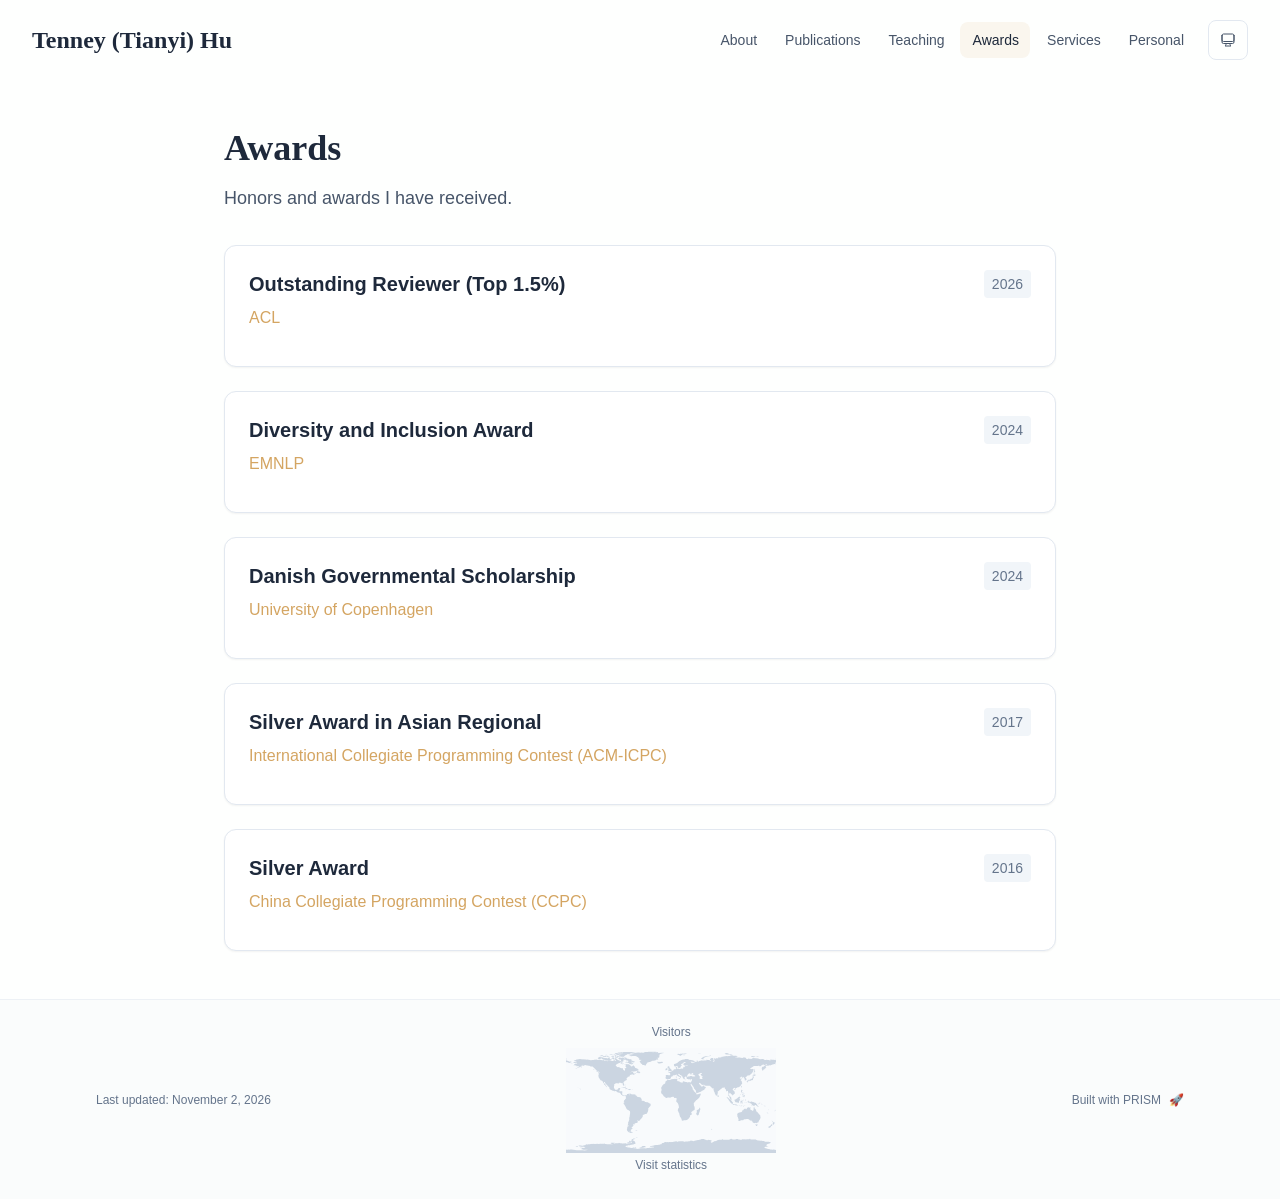
<file: awards/index.html>
<!DOCTYPE html><!--tBl_cFNAzrPfrctLOhfGu--><html lang="en" class="scroll-smooth"><head><meta charSet="utf-8"/><meta name="viewport" content="width=device-width, initial-scale=1"/><link rel="stylesheet" href="/_next/static/css/1323167429cc407e.css" data-precedence="next"/><link rel="preload" as="script" fetchPriority="low" href="/_next/static/chunks/webpack-084ae6d53f03b7b3.js"/><script src="/_next/static/chunks/4bd1b696-c023c6e3521b1417.js" async=""></script><script src="/_next/static/chunks/255-dda36e826969d334.js" async=""></script><script src="/_next/static/chunks/main-app-a64afe714de69679.js" async=""></script><script src="/_next/static/chunks/615-4d3a2b0922041f0c.js" async=""></script><script src="/_next/static/chunks/619-9168df9c2a29b74b.js" async=""></script><script src="/_next/static/chunks/310-e331d309ebd695f5.js" async=""></script><script src="/_next/static/chunks/app/layout-2a6289e4efaa2893.js" async=""></script><script src="/_next/static/chunks/140-9014bc38c4061ade.js" async=""></script><script src="/_next/static/chunks/681-36ac2885563ea216.js" async=""></script><script src="/_next/static/chunks/app/%5Bslug%5D/page-c9423a92e198eb28.js" async=""></script><link rel="icon" href="/icon.svg" type="image/svg+xml"/><link rel="dns-prefetch" href="https://jialeliu.com"/><link rel="preconnect" href="https://jialeliu.com" crossorigin=""/><link rel="preload" as="font" type="font/woff2" href="https://jialeliu.com/fonts/georgiab.woff2" crossorigin=""/><title>Awards | Tenney (Tianyi) Hu</title><meta name="description" content="Honors and awards I have received."/><meta name="author" content="Tianyi Hu"/><meta name="keywords" content="Tianyi Hu,PhD,Research,Aarhus University"/><meta name="creator" content="Tianyi Hu"/><meta name="publisher" content="Tianyi Hu"/><meta property="og:title" content="Tenney (Tianyi) Hu"/><meta property="og:description" content="PhD student at the Aarhus University."/><meta property="og:site_name" content="Tianyi Hu&#x27;s Academic Website"/><meta property="og:locale" content="en_US"/><meta property="og:type" content="website"/><meta name="twitter:card" content="summary"/><meta name="twitter:title" content="Tenney (Tianyi) Hu"/><meta name="twitter:description" content="PhD student at the Aarhus University."/><link rel="icon" href="/icon.svg"/><script>
              try {
                const theme = localStorage.getItem('theme-storage');
                const parsed = theme ? JSON.parse(theme) : null;
                const setting = parsed?.state?.theme || 'system';
                const prefersDark = typeof window !== 'undefined' && window.matchMedia && window.matchMedia('(prefers-color-scheme: dark)').matches;
                const effective = setting === 'dark' ? 'dark' : (setting === 'light' ? 'light' : (prefersDark ? 'dark' : 'light'));
                var root = document.documentElement;
                root.classList.add(effective);
                root.setAttribute('data-theme', effective);
              } catch (e) {
                var root = document.documentElement;
                root.classList.add('light');
                root.setAttribute('data-theme', 'light');
              }
            </script><script>
    try {
      const cfg = {"enabled":true,"locales":["en"],"defaultLocale":"en","mode":"auto","fixedLocale":"en","persist":true,"switcher":true,"labels":{"en":"English"}};
      const storageKey = 'locale-storage';
      const normalize = (value) => typeof value === 'string' ? value.trim().replace('_', '-').toLowerCase() : '';
      const matchLocale = (candidate) => {
        const normalized = normalize(candidate);
        if (!normalized) return null;
        if (cfg.locales.includes(normalized)) return normalized;
        const language = normalized.split('-')[0];
        if (cfg.locales.includes(language)) return language;
        return null;
      };

      let resolved = null;

      if (cfg.persist) {
        resolved = matchLocale(localStorage.getItem(storageKey));
      }

      if (!resolved) {
        if (cfg.mode === 'fixed') {
          resolved = cfg.fixedLocale;
        } else {
          resolved = matchLocale(navigator.language);
        }
      }

      if (!resolved) {
        resolved = cfg.defaultLocale;
      }

      const root = document.documentElement;
      root.lang = resolved;
      root.setAttribute('data-locale', resolved);

      if (cfg.persist) {
        localStorage.setItem(storageKey, resolved);
      }
    } catch (e) {
      const root = document.documentElement;
      root.lang = 'en';
      root.setAttribute('data-locale', 'en');
    }
  </script><script src="/_next/static/chunks/polyfills-42372ed130431b0a.js" noModule=""></script></head><body class="font-sans antialiased"><div hidden=""><!--$--><!--/$--></div><div style="visibility:hidden"><nav class="fixed top-0 left-0 right-0 z-50" data-headlessui-state=""><div class="transition-all duration-300 ease-out bg-transparent" style="transform:translateY(-100px)"><div class="max-w-7xl mx-auto px-4 sm:px-6 lg:px-8"><div class="flex justify-between items-center h-16 lg:h-20"><div class="flex-shrink-0" tabindex="0"><a class="text-xl lg:text-2xl font-serif font-semibold text-primary hover:text-accent transition-colors duration-200" href="/">Tenney (Tianyi) Hu</a></div><div class="hidden lg:block"><div class="ml-10 flex items-center space-x-3"><div class="relative flex items-baseline space-x-1"><a data-nav-href="/" class="relative px-3 py-2 text-sm font-medium rounded-lg transition-colors duration-150 text-neutral-600" href="/">About</a><a data-nav-href="/publications" class="relative px-3 py-2 text-sm font-medium rounded-lg transition-colors duration-150 text-neutral-600" href="/publications/">Publications</a><a data-nav-href="/teaching" class="relative px-3 py-2 text-sm font-medium rounded-lg transition-colors duration-150 text-neutral-600" href="/teaching/">Teaching</a><a data-nav-href="/awards" class="relative px-3 py-2 text-sm font-medium rounded-lg transition-colors duration-150 text-primary" href="/awards/">Awards</a><a data-nav-href="/services" class="relative px-3 py-2 text-sm font-medium rounded-lg transition-colors duration-150 text-neutral-600" href="/services/">Services</a><a data-nav-href="/personal" class="relative px-3 py-2 text-sm font-medium rounded-lg transition-colors duration-150 text-neutral-600" href="/personal/">Personal</a></div><div class="flex items-center justify-center w-10 h-10 rounded-lg border border-neutral-200 dark:border-[rgba(148,163,184,0.24)] bg-background dark:bg-neutral-800"><div class="w-4 h-4 rounded-full bg-neutral-300 animate-pulse"></div></div></div></div><div class="lg:hidden flex items-center space-x-2"><div class="flex items-center justify-center w-10 h-10 rounded-lg border border-neutral-200 dark:border-[rgba(148,163,184,0.24)] bg-background dark:bg-neutral-800"><div class="w-4 h-4 rounded-full bg-neutral-300 animate-pulse"></div></div><button class="inline-flex items-center justify-center p-2 rounded-md text-neutral-600 hover:text-primary hover:bg-neutral-100 dark:hover:bg-neutral-800 focus:outline-none focus:ring-2 focus:ring-inset focus:ring-accent transition-colors duration-200" id="headlessui-disclosure-button-_R_7pdb_" type="button" aria-expanded="false" data-headlessui-state=""><span class="sr-only">Open main menu</span><div><svg xmlns="http://www.w3.org/2000/svg" fill="none" viewBox="0 0 24 24" stroke-width="1.5" stroke="currentColor" aria-hidden="true" data-slot="icon" class="block h-6 w-6"><path stroke-linecap="round" stroke-linejoin="round" d="M3.75 6.75h16.5M3.75 12h16.5m-16.5 5.25h16.5"></path></svg></div></button></div></div></div></div></nav><main class="min-h-screen pt-16 lg:pt-20"><div class="max-w-4xl mx-auto px-4 sm:px-6 lg:px-8 py-12"><div style="opacity:0;transform:translateY(20px)"><div class="mb-8"><h1 class="text-4xl font-serif font-bold text-primary mb-4">Awards</h1><div class="text-lg text-neutral-600 dark:text-neutral-500 max-w-2xl leading-relaxed"><p class="mb-3 last:mb-0">Honors and awards I have received.</p></div></div><div class="grid gap-6"><div class="bg-white dark:bg-neutral-900 p-6 rounded-xl shadow-sm border border-neutral-200 dark:border-neutral-800 hover:shadow-lg transition-all duration-200 hover:scale-[1.01]" style="opacity:0;transform:translateY(20px)"><div class="flex justify-between items-start mb-2"><h3 class="text-xl font-semibold text-primary">Outstanding Reviewer (Top 1.5%)</h3><span class="text-sm text-neutral-500 font-medium bg-neutral-100 dark:bg-neutral-800 px-2 py-1 rounded">2026</span></div><p class="text-base text-accent font-medium mb-3">ACL</p></div><div class="bg-white dark:bg-neutral-900 p-6 rounded-xl shadow-sm border border-neutral-200 dark:border-neutral-800 hover:shadow-lg transition-all duration-200 hover:scale-[1.01]" style="opacity:0;transform:translateY(20px)"><div class="flex justify-between items-start mb-2"><h3 class="text-xl font-semibold text-primary">Diversity and Inclusion Award</h3><span class="text-sm text-neutral-500 font-medium bg-neutral-100 dark:bg-neutral-800 px-2 py-1 rounded">2024</span></div><p class="text-base text-accent font-medium mb-3">EMNLP</p></div><div class="bg-white dark:bg-neutral-900 p-6 rounded-xl shadow-sm border border-neutral-200 dark:border-neutral-800 hover:shadow-lg transition-all duration-200 hover:scale-[1.01]" style="opacity:0;transform:translateY(20px)"><div class="flex justify-between items-start mb-2"><h3 class="text-xl font-semibold text-primary">Danish Governmental Scholarship</h3><span class="text-sm text-neutral-500 font-medium bg-neutral-100 dark:bg-neutral-800 px-2 py-1 rounded">2024</span></div><p class="text-base text-accent font-medium mb-3">University of Copenhagen</p></div><div class="bg-white dark:bg-neutral-900 p-6 rounded-xl shadow-sm border border-neutral-200 dark:border-neutral-800 hover:shadow-lg transition-all duration-200 hover:scale-[1.01]" style="opacity:0;transform:translateY(20px)"><div class="flex justify-between items-start mb-2"><h3 class="text-xl font-semibold text-primary">Silver Award in Asian Regional</h3><span class="text-sm text-neutral-500 font-medium bg-neutral-100 dark:bg-neutral-800 px-2 py-1 rounded">2017</span></div><p class="text-base text-accent font-medium mb-3">International Collegiate Programming Contest (ACM-ICPC)</p></div><div class="bg-white dark:bg-neutral-900 p-6 rounded-xl shadow-sm border border-neutral-200 dark:border-neutral-800 hover:shadow-lg transition-all duration-200 hover:scale-[1.01]" style="opacity:0;transform:translateY(20px)"><div class="flex justify-between items-start mb-2"><h3 class="text-xl font-semibold text-primary">Silver Award</h3><span class="text-sm text-neutral-500 font-medium bg-neutral-100 dark:bg-neutral-800 px-2 py-1 rounded">2016</span></div><p class="text-base text-accent font-medium mb-3">China Collegiate Programming Contest (CCPC)</p></div></div></div></div><!--$--><!--/$--></main><footer class="border-t border-neutral-200/50 bg-neutral-50/50 dark:bg-neutral-900/50 dark:border-neutral-700/50"><div class="max-w-6xl mx-auto px-4 sm:px-6 lg:px-8 py-6"><div class="flex flex-col sm:flex-row justify-between items-center gap-2"><p class="text-xs text-neutral-500">Last updated<!-- -->: <!-- -->November 2, 2026</p><section aria-label="Visitor locations and visit count" class="flex-shrink-0 text-xs text-neutral-500" style="width:210px;max-width:100%;text-align:center"><p class="text-xs font-medium text-neutral-500 mb-2">Visitors</p><a id="site-visitor-map" href="https://www.supercounters.com/stats/1740170" target="_blank" rel="noopener noreferrer" aria-label="Approximate visitor locations. Open visitor statistics." title="Approximate visitor locations" style="display:block;position:relative;width:210px;height:105px;background-image:url(/assets/visitor-world.svg);background-repeat:no-repeat;background-position:center;background-size:210px 105px"></a><div id="site-visitor-count" style="min-height:18px;margin-top:4px"><a id="site-visitor-fallback" href="https://www.supercounters.com/stats/1740171" target="_blank" rel="noopener noreferrer" class="text-xs text-neutral-500 hover:text-accent">Visit statistics</a></div></section><p class="text-xs text-neutral-500 flex items-center"><a href="https://github.com/xyjoey/PRISM" target="_blank" rel="noopener noreferrer">Built with PRISM</a><span class="ml-2">🚀</span></p></div></div></footer></div><script src="/_next/static/chunks/webpack-084ae6d53f03b7b3.js" id="_R_" async=""></script><script>(self.__next_f=self.__next_f||[]).push([0])</script><script>self.__next_f.push([1,"1:\"$Sreact.fragment\"\n3:I[7558,[\"615\",\"static/chunks/615-4d3a2b0922041f0c.js\",\"619\",\"static/chunks/619-9168df9c2a29b74b.js\",\"310\",\"static/chunks/310-e331d309ebd695f5.js\",\"177\",\"static/chunks/app/layout-2a6289e4efaa2893.js\"],\"ThemeProvider\"]\n4:I[611,[\"615\",\"static/chunks/615-4d3a2b0922041f0c.js\",\"619\",\"static/chunks/619-9168df9c2a29b74b.js\",\"310\",\"static/chunks/310-e331d309ebd695f5.js\",\"177\",\"static/chunks/app/layout-2a6289e4efaa2893.js\"],\"LocaleProvider\"]\n5:I[552,[\"615\",\"static/chunks/615-4d3a2b0922041f0c.js\",\"619\",\"static/chunks/619-9168df9c2a29b74b.js\",\"310\",\"static/chunks/310-e331d309ebd695f5.js\",\"177\",\"static/chunks/app/layout-2a6289e4efaa2893.js\"],\"default\"]\nb:I[7150,[],\"\"]\n:HL[\"/_next/static/css/1323167429cc407e.css\",\"style\"]\n2:T57d,"])</script><script>self.__next_f.push([1,"\n    try {\n      const cfg = {\"enabled\":true,\"locales\":[\"en\"],\"defaultLocale\":\"en\",\"mode\":\"auto\",\"fixedLocale\":\"en\",\"persist\":true,\"switcher\":true,\"labels\":{\"en\":\"English\"}};\n      const storageKey = 'locale-storage';\n      const normalize = (value) => typeof value === 'string' ? value.trim().replace('_', '-').toLowerCase() : '';\n      const matchLocale = (candidate) => {\n        const normalized = normalize(candidate);\n        if (!normalized) return null;\n        if (cfg.locales.includes(normalized)) return normalized;\n        const language = normalized.split('-')[0];\n        if (cfg.locales.includes(language)) return language;\n        return null;\n      };\n\n      let resolved = null;\n\n      if (cfg.persist) {\n        resolved = matchLocale(localStorage.getItem(storageKey));\n      }\n\n      if (!resolved) {\n        if (cfg.mode === 'fixed') {\n          resolved = cfg.fixedLocale;\n        } else {\n          resolved = matchLocale(navigator.language);\n        }\n      }\n\n      if (!resolved) {\n        resolved = cfg.defaultLocale;\n      }\n\n      const root = document.documentElement;\n      root.lang = resolved;\n      root.setAttribute('data-locale', resolved);\n\n      if (cfg.persist) {\n        localStorage.setItem(storageKey, resolved);\n      }\n    } catch (e) {\n      const root = document.documentElement;\n      root.lang = 'en';\n      root.setAttribute('data-locale', 'en');\n    }\n  "])</script><script>self.__next_f.push([1,"0:{\"P\":null,\"b\":\"tBl_cFNAzrPfrctLOhfGu\",\"p\":\"\",\"c\":[\"\",\"awards\",\"\"],\"i\":false,\"f\":[[[\"\",{\"children\":[[\"slug\",\"awards\",\"d\"],{\"children\":[\"__PAGE__\",{}]}]},\"$undefined\",\"$undefined\",true],[\"\",[\"$\",\"$1\",\"c\",{\"children\":[[[\"$\",\"link\",\"0\",{\"rel\":\"stylesheet\",\"href\":\"/_next/static/css/1323167429cc407e.css\",\"precedence\":\"next\",\"crossOrigin\":\"$undefined\",\"nonce\":\"$undefined\"}]],[\"$\",\"html\",null,{\"lang\":\"en\",\"className\":\"scroll-smooth\",\"suppressHydrationWarning\":true,\"children\":[[\"$\",\"head\",null,{\"children\":[[\"$\",\"link\",null,{\"rel\":\"icon\",\"href\":\"/icon.svg\",\"type\":\"image/svg+xml\"}],[\"$\",\"link\",null,{\"rel\":\"dns-prefetch\",\"href\":\"https://jialeliu.com\"}],[\"$\",\"link\",null,{\"rel\":\"preconnect\",\"href\":\"https://jialeliu.com\",\"crossOrigin\":\"\"}],[\"$\",\"link\",null,{\"rel\":\"preload\",\"as\":\"font\",\"type\":\"font/woff2\",\"href\":\"https://jialeliu.com/fonts/georgiab.woff2\",\"crossOrigin\":\"\"}],[\"$\",\"script\",null,{\"dangerouslySetInnerHTML\":{\"__html\":\"\\n              try {\\n                const theme = localStorage.getItem('theme-storage');\\n                const parsed = theme ? JSON.parse(theme) : null;\\n                const setting = parsed?.state?.theme || 'system';\\n                const prefersDark = typeof window !== 'undefined' && window.matchMedia && window.matchMedia('(prefers-color-scheme: dark)').matches;\\n                const effective = setting === 'dark' ? 'dark' : (setting === 'light' ? 'light' : (prefersDark ? 'dark' : 'light'));\\n                var root = document.documentElement;\\n                root.classList.add(effective);\\n                root.setAttribute('data-theme', effective);\\n              } catch (e) {\\n                var root = document.documentElement;\\n                root.classList.add('light');\\n                root.setAttribute('data-theme', 'light');\\n              }\\n            \"}}],[\"$\",\"script\",null,{\"dangerouslySetInnerHTML\":{\"__html\":\"$2\"}}]]}],[\"$\",\"body\",null,{\"className\":\"font-sans antialiased\",\"children\":[\"$\",\"$L3\",null,{\"children\":[\"$\",\"$L4\",null,{\"config\":{\"enabled\":true,\"locales\":[\"en\"],\"defaultLocale\":\"en\",\"mode\":\"auto\",\"fixedLocale\":\"en\",\"persist\":true,\"switcher\":true,\"labels\":{\"en\":\"English\"}},\"children\":[[\"$\",\"$L5\",null,{\"items\":[{\"title\":\"About\",\"type\":\"page\",\"target\":\"about\",\"href\":\"/\"},{\"title\":\"Publications\",\"type\":\"page\",\"target\":\"publications\",\"href\":\"/publications\"},{\"title\":\"Teaching\",\"type\":\"page\",\"target\":\"teaching\",\"href\":\"/teaching\"},{\"title\":\"Awards\",\"type\":\"page\",\"target\":\"awards\",\"href\":\"/awards\"},{\"title\":\"Services\",\"type\":\"page\",\"target\":\"services\",\"href\":\"/services\"},{\"title\":\"Personal\",\"type\":\"page\",\"target\":\"personal\",\"href\":\"/personal\"}],\"siteTitle\":\"Tenney (Tianyi) Hu\",\"enableOnePageMode\":false,\"i18n\":\"$0:f:0:1:1:props:children:1:props:children:1:props:children:props:children:props:config\",\"itemsByLocale\":{\"en\":[{\"title\":\"About\",\"type\":\"page\",\"target\":\"about\",\"href\":\"/\"},{\"title\":\"Publications\",\"type\":\"page\",\"target\":\"publications\",\"href\":\"/publications\"},{\"title\":\"Teaching\",\"type\":\"page\",\"target\":\"teaching\",\"href\":\"/teaching\"},{\"title\":\"Awards\",\"type\":\"page\",\"target\":\"awards\",\"href\":\"/awards\"},{\"title\":\"Services\",\"type\":\"page\",\"target\":\"services\",\"href\":\"/services\"},{\"title\":\"Personal\",\"type\":\"page\",\"target\":\"personal\",\"href\":\"/personal\"}]},\"siteTitleByLocale\":{\"en\":\"Tenney (Tianyi) Hu\"}}],\"$L6\",\"$L7\"]}]}]}]]}]]}],{\"children\":[[\"slug\",\"awards\",\"d\"],\"$L8\",{\"children\":[\"__PAGE__\",\"$L9\",{},null,false]},null,false]},null,false],\"$La\",false]],\"m\":\"$undefined\",\"G\":[\"$b\",[]],\"s\":false,\"S\":true}\n"])</script><script>self.__next_f.push([1,"c:I[9766,[],\"\"]\nd:I[8924,[],\"\"]\ne:I[7923,[\"615\",\"static/chunks/615-4d3a2b0922041f0c.js\",\"619\",\"static/chunks/619-9168df9c2a29b74b.js\",\"310\",\"static/chunks/310-e331d309ebd695f5.js\",\"177\",\"static/chunks/app/layout-2a6289e4efaa2893.js\"],\"default\"]\n10:I[4431,[],\"OutletBoundary\"]\n12:I[5278,[],\"AsyncMetadataOutlet\"]\n14:I[4431,[],\"ViewportBoundary\"]\n16:I[4431,[],\"MetadataBoundary\"]\n17:\"$Sreact.suspense\"\n"])</script><script>self.__next_f.push([1,"6:[\"$\",\"main\",null,{\"className\":\"min-h-screen pt-16 lg:pt-20\",\"children\":[\"$\",\"$Lc\",null,{\"parallelRouterKey\":\"children\",\"error\":\"$undefined\",\"errorStyles\":\"$undefined\",\"errorScripts\":\"$undefined\",\"template\":[\"$\",\"$Ld\",null,{}],\"templateStyles\":\"$undefined\",\"templateScripts\":\"$undefined\",\"notFound\":[[[\"$\",\"title\",null,{\"children\":\"404: This page could not be found.\"}],[\"$\",\"div\",null,{\"style\":{\"fontFamily\":\"system-ui,\\\"Segoe UI\\\",Roboto,Helvetica,Arial,sans-serif,\\\"Apple Color Emoji\\\",\\\"Segoe UI Emoji\\\"\",\"height\":\"100vh\",\"textAlign\":\"center\",\"display\":\"flex\",\"flexDirection\":\"column\",\"alignItems\":\"center\",\"justifyContent\":\"center\"},\"children\":[\"$\",\"div\",null,{\"children\":[[\"$\",\"style\",null,{\"dangerouslySetInnerHTML\":{\"__html\":\"body{color:#000;background:#fff;margin:0}.next-error-h1{border-right:1px solid rgba(0,0,0,.3)}@media (prefers-color-scheme:dark){body{color:#fff;background:#000}.next-error-h1{border-right:1px solid rgba(255,255,255,.3)}}\"}}],[\"$\",\"h1\",null,{\"className\":\"next-error-h1\",\"style\":{\"display\":\"inline-block\",\"margin\":\"0 20px 0 0\",\"padding\":\"0 23px 0 0\",\"fontSize\":24,\"fontWeight\":500,\"verticalAlign\":\"top\",\"lineHeight\":\"49px\"},\"children\":404}],[\"$\",\"div\",null,{\"style\":{\"display\":\"inline-block\"},\"children\":[\"$\",\"h2\",null,{\"style\":{\"fontSize\":14,\"fontWeight\":400,\"lineHeight\":\"49px\",\"margin\":0},\"children\":\"This page could not be found.\"}]}]]}]}]],[]],\"forbidden\":\"$undefined\",\"unauthorized\":\"$undefined\"}]}]\n"])</script><script>self.__next_f.push([1,"7:[\"$\",\"$Le\",null,{\"lastUpdated\":\"November 2, 2026\",\"lastUpdatedByLocale\":{\"en\":\"November 2, 2026\"},\"defaultLocale\":\"en\"}]\n8:[\"$\",\"$1\",\"c\",{\"children\":[null,[\"$\",\"$Lc\",null,{\"parallelRouterKey\":\"children\",\"error\":\"$undefined\",\"errorStyles\":\"$undefined\",\"errorScripts\":\"$undefined\",\"template\":[\"$\",\"$Ld\",null,{}],\"templateStyles\":\"$undefined\",\"templateScripts\":\"$undefined\",\"notFound\":\"$undefined\",\"forbidden\":\"$undefined\",\"unauthorized\":\"$undefined\"}]]}]\n9:[\"$\",\"$1\",\"c\",{\"children\":[\"$Lf\",null,[\"$\",\"$L10\",null,{\"children\":[\"$L11\",[\"$\",\"$L12\",null,{\"promise\":\"$@13\"}]]}]]}]\na:[\"$\",\"$1\",\"h\",{\"children\":[null,[[\"$\",\"$L14\",null,{\"children\":\"$L15\"}],null],[\"$\",\"$L16\",null,{\"children\":[\"$\",\"div\",null,{\"hidden\":true,\"children\":[\"$\",\"$17\",null,{\"fallback\":null,\"children\":\"$L18\"}]}]}]]}]\n"])</script><script>self.__next_f.push([1,"19:I[5421,[\"615\",\"static/chunks/615-4d3a2b0922041f0c.js\",\"140\",\"static/chunks/140-9014bc38c4061ade.js\",\"681\",\"static/chunks/681-36ac2885563ea216.js\",\"182\",\"static/chunks/app/%5Bslug%5D/page-c9423a92e198eb28.js\"],\"default\"]\nf:[\"$\",\"$L19\",null,{\"dataByLocale\":{\"en\":{\"type\":\"card\",\"config\":{\"type\":\"card\",\"title\":\"Awards\",\"description\":\"Honors and awards I have received.\",\"items\":[{\"title\":\"Outstanding Reviewer (Top 1.5%)\",\"subtitle\":\"ACL\",\"date\":\"2026\"},{\"title\":\"Diversity and Inclusion Award\",\"subtitle\":\"EMNLP\",\"date\":\"2024\"},{\"title\":\"Danish Governmental Scholarship\",\"subtitle\":\"University of Copenhagen\",\"date\":\"2024\"},{\"title\":\"Silver Award in Asian Regional\",\"subtitle\":\"International Collegiate Programming Contest (ACM-ICPC)\",\"date\":\"2017\"},{\"title\":\"Silver Award\",\"subtitle\":\"China Collegiate Programming Contest (CCPC)\",\"date\":\"2016\"}]}}},\"defaultLocale\":\"en\"}]\n"])</script><script>self.__next_f.push([1,"15:[[\"$\",\"meta\",\"0\",{\"charSet\":\"utf-8\"}],[\"$\",\"meta\",\"1\",{\"name\":\"viewport\",\"content\":\"width=device-width, initial-scale=1\"}]]\n11:null\n"])</script><script>self.__next_f.push([1,"1a:I[622,[],\"IconMark\"]\n"])</script><script>self.__next_f.push([1,"13:{\"metadata\":[[\"$\",\"title\",\"0\",{\"children\":\"Awards | Tenney (Tianyi) Hu\"}],[\"$\",\"meta\",\"1\",{\"name\":\"description\",\"content\":\"Honors and awards I have received.\"}],[\"$\",\"meta\",\"2\",{\"name\":\"author\",\"content\":\"Tianyi Hu\"}],[\"$\",\"meta\",\"3\",{\"name\":\"keywords\",\"content\":\"Tianyi Hu,PhD,Research,Aarhus University\"}],[\"$\",\"meta\",\"4\",{\"name\":\"creator\",\"content\":\"Tianyi Hu\"}],[\"$\",\"meta\",\"5\",{\"name\":\"publisher\",\"content\":\"Tianyi Hu\"}],[\"$\",\"meta\",\"6\",{\"property\":\"og:title\",\"content\":\"Tenney (Tianyi) Hu\"}],[\"$\",\"meta\",\"7\",{\"property\":\"og:description\",\"content\":\"PhD student at the Aarhus University.\"}],[\"$\",\"meta\",\"8\",{\"property\":\"og:site_name\",\"content\":\"Tianyi Hu's Academic Website\"}],[\"$\",\"meta\",\"9\",{\"property\":\"og:locale\",\"content\":\"en_US\"}],[\"$\",\"meta\",\"10\",{\"property\":\"og:type\",\"content\":\"website\"}],[\"$\",\"meta\",\"11\",{\"name\":\"twitter:card\",\"content\":\"summary\"}],[\"$\",\"meta\",\"12\",{\"name\":\"twitter:title\",\"content\":\"Tenney (Tianyi) Hu\"}],[\"$\",\"meta\",\"13\",{\"name\":\"twitter:description\",\"content\":\"PhD student at the Aarhus University.\"}],[\"$\",\"link\",\"14\",{\"rel\":\"icon\",\"href\":\"/icon.svg\"}],[\"$\",\"$L1a\",\"15\",{}]],\"error\":null,\"digest\":\"$undefined\"}\n"])</script><script>self.__next_f.push([1,"18:\"$13:metadata\"\n"])</script></body></html>
</file>
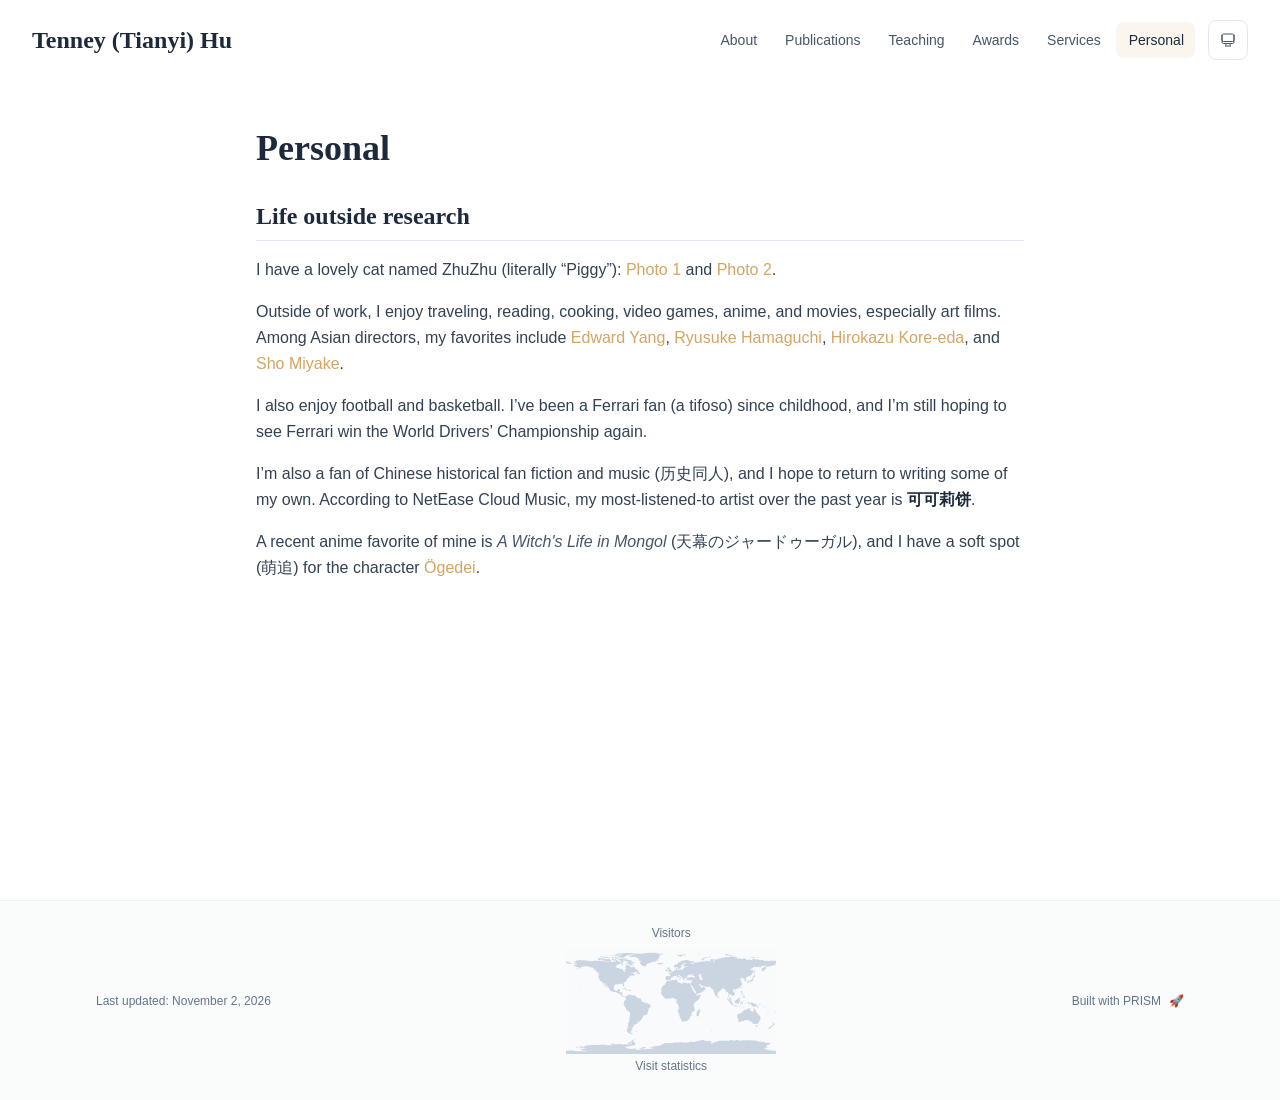
<file: personal/index.html>
<!DOCTYPE html><!--tBl_cFNAzrPfrctLOhfGu--><html lang="en" class="scroll-smooth"><head><meta charSet="utf-8"/><meta name="viewport" content="width=device-width, initial-scale=1"/><link rel="stylesheet" href="/_next/static/css/1323167429cc407e.css" data-precedence="next"/><link rel="preload" as="script" fetchPriority="low" href="/_next/static/chunks/webpack-084ae6d53f03b7b3.js"/><script src="/_next/static/chunks/4bd1b696-c023c6e3521b1417.js" async=""></script><script src="/_next/static/chunks/255-dda36e826969d334.js" async=""></script><script src="/_next/static/chunks/main-app-a64afe714de69679.js" async=""></script><script src="/_next/static/chunks/615-4d3a2b0922041f0c.js" async=""></script><script src="/_next/static/chunks/619-9168df9c2a29b74b.js" async=""></script><script src="/_next/static/chunks/310-e331d309ebd695f5.js" async=""></script><script src="/_next/static/chunks/app/layout-2a6289e4efaa2893.js" async=""></script><script src="/_next/static/chunks/140-9014bc38c4061ade.js" async=""></script><script src="/_next/static/chunks/681-36ac2885563ea216.js" async=""></script><script src="/_next/static/chunks/app/%5Bslug%5D/page-c9423a92e198eb28.js" async=""></script><link rel="icon" href="/icon.svg" type="image/svg+xml"/><link rel="dns-prefetch" href="https://jialeliu.com"/><link rel="preconnect" href="https://jialeliu.com" crossorigin=""/><link rel="preload" as="font" type="font/woff2" href="https://jialeliu.com/fonts/georgiab.woff2" crossorigin=""/><title>Personal | Tenney (Tianyi) Hu</title><meta name="author" content="Tianyi Hu"/><meta name="keywords" content="Tianyi Hu,PhD,Research,Aarhus University"/><meta name="creator" content="Tianyi Hu"/><meta name="publisher" content="Tianyi Hu"/><meta property="og:title" content="Tenney (Tianyi) Hu"/><meta property="og:description" content="PhD student at the Aarhus University."/><meta property="og:site_name" content="Tianyi Hu&#x27;s Academic Website"/><meta property="og:locale" content="en_US"/><meta property="og:type" content="website"/><meta name="twitter:card" content="summary"/><meta name="twitter:title" content="Tenney (Tianyi) Hu"/><meta name="twitter:description" content="PhD student at the Aarhus University."/><link rel="icon" href="/icon.svg"/><script>
              try {
                const theme = localStorage.getItem('theme-storage');
                const parsed = theme ? JSON.parse(theme) : null;
                const setting = parsed?.state?.theme || 'system';
                const prefersDark = typeof window !== 'undefined' && window.matchMedia && window.matchMedia('(prefers-color-scheme: dark)').matches;
                const effective = setting === 'dark' ? 'dark' : (setting === 'light' ? 'light' : (prefersDark ? 'dark' : 'light'));
                var root = document.documentElement;
                root.classList.add(effective);
                root.setAttribute('data-theme', effective);
              } catch (e) {
                var root = document.documentElement;
                root.classList.add('light');
                root.setAttribute('data-theme', 'light');
              }
            </script><script>
    try {
      const cfg = {"enabled":true,"locales":["en"],"defaultLocale":"en","mode":"auto","fixedLocale":"en","persist":true,"switcher":true,"labels":{"en":"English"}};
      const storageKey = 'locale-storage';
      const normalize = (value) => typeof value === 'string' ? value.trim().replace('_', '-').toLowerCase() : '';
      const matchLocale = (candidate) => {
        const normalized = normalize(candidate);
        if (!normalized) return null;
        if (cfg.locales.includes(normalized)) return normalized;
        const language = normalized.split('-')[0];
        if (cfg.locales.includes(language)) return language;
        return null;
      };

      let resolved = null;

      if (cfg.persist) {
        resolved = matchLocale(localStorage.getItem(storageKey));
      }

      if (!resolved) {
        if (cfg.mode === 'fixed') {
          resolved = cfg.fixedLocale;
        } else {
          resolved = matchLocale(navigator.language);
        }
      }

      if (!resolved) {
        resolved = cfg.defaultLocale;
      }

      const root = document.documentElement;
      root.lang = resolved;
      root.setAttribute('data-locale', resolved);

      if (cfg.persist) {
        localStorage.setItem(storageKey, resolved);
      }
    } catch (e) {
      const root = document.documentElement;
      root.lang = 'en';
      root.setAttribute('data-locale', 'en');
    }
  </script><script src="/_next/static/chunks/polyfills-42372ed130431b0a.js" noModule=""></script></head><body class="font-sans antialiased"><div hidden=""><!--$--><!--/$--></div><div style="visibility:hidden"><nav class="fixed top-0 left-0 right-0 z-50" data-headlessui-state=""><div class="transition-all duration-300 ease-out bg-transparent" style="transform:translateY(-100px)"><div class="max-w-7xl mx-auto px-4 sm:px-6 lg:px-8"><div class="flex justify-between items-center h-16 lg:h-20"><div class="flex-shrink-0" tabindex="0"><a class="text-xl lg:text-2xl font-serif font-semibold text-primary hover:text-accent transition-colors duration-200" href="/">Tenney (Tianyi) Hu</a></div><div class="hidden lg:block"><div class="ml-10 flex items-center space-x-3"><div class="relative flex items-baseline space-x-1"><a data-nav-href="/" class="relative px-3 py-2 text-sm font-medium rounded-lg transition-colors duration-150 text-neutral-600" href="/">About</a><a data-nav-href="/publications" class="relative px-3 py-2 text-sm font-medium rounded-lg transition-colors duration-150 text-neutral-600" href="/publications/">Publications</a><a data-nav-href="/teaching" class="relative px-3 py-2 text-sm font-medium rounded-lg transition-colors duration-150 text-neutral-600" href="/teaching/">Teaching</a><a data-nav-href="/awards" class="relative px-3 py-2 text-sm font-medium rounded-lg transition-colors duration-150 text-neutral-600" href="/awards/">Awards</a><a data-nav-href="/services" class="relative px-3 py-2 text-sm font-medium rounded-lg transition-colors duration-150 text-neutral-600" href="/services/">Services</a><a data-nav-href="/personal" class="relative px-3 py-2 text-sm font-medium rounded-lg transition-colors duration-150 text-primary" href="/personal/">Personal</a></div><div class="flex items-center justify-center w-10 h-10 rounded-lg border border-neutral-200 dark:border-[rgba(148,163,184,0.24)] bg-background dark:bg-neutral-800"><div class="w-4 h-4 rounded-full bg-neutral-300 animate-pulse"></div></div></div></div><div class="lg:hidden flex items-center space-x-2"><div class="flex items-center justify-center w-10 h-10 rounded-lg border border-neutral-200 dark:border-[rgba(148,163,184,0.24)] bg-background dark:bg-neutral-800"><div class="w-4 h-4 rounded-full bg-neutral-300 animate-pulse"></div></div><button class="inline-flex items-center justify-center p-2 rounded-md text-neutral-600 hover:text-primary hover:bg-neutral-100 dark:hover:bg-neutral-800 focus:outline-none focus:ring-2 focus:ring-inset focus:ring-accent transition-colors duration-200" id="headlessui-disclosure-button-_R_7pdb_" type="button" aria-expanded="false" data-headlessui-state=""><span class="sr-only">Open main menu</span><div><svg xmlns="http://www.w3.org/2000/svg" fill="none" viewBox="0 0 24 24" stroke-width="1.5" stroke="currentColor" aria-hidden="true" data-slot="icon" class="block h-6 w-6"><path stroke-linecap="round" stroke-linejoin="round" d="M3.75 6.75h16.5M3.75 12h16.5m-16.5 5.25h16.5"></path></svg></div></button></div></div></div></div></nav><main class="min-h-screen pt-16 lg:pt-20"><div class="max-w-4xl mx-auto px-4 sm:px-6 lg:px-8 py-12"><div class="max-w-3xl mx-auto" style="opacity:0;transform:translateY(20px)"><h1 class="text-4xl font-serif font-bold text-primary mb-4">Personal</h1><div class="text-neutral-700 dark:text-neutral-600 leading-relaxed"><h2 class="text-2xl font-serif font-bold text-primary mt-8 mb-4 border-b border-neutral-200 dark:border-neutral-800 pb-2">Life outside research</h2>
<p class="mb-4 last:mb-0">I have a lovely cat named ZhuZhu (literally “Piggy”): <a href="/cat.jpg" node="[object Object]" target="_blank" rel="noopener noreferrer" class="text-accent font-medium transition-all duration-200 rounded hover:bg-accent/10 hover:shadow-sm">Photo 1</a> and <a href="/cat1.jpg" node="[object Object]" target="_blank" rel="noopener noreferrer" class="text-accent font-medium transition-all duration-200 rounded hover:bg-accent/10 hover:shadow-sm">Photo 2</a>.</p>
<p class="mb-4 last:mb-0">Outside of work, I enjoy traveling, reading, cooking, video games, anime, and movies, especially art films. Among Asian directors, my favorites include <a href="https://en.wikipedia.org/wiki/Edward_Yang" node="[object Object]" target="_blank" rel="noopener noreferrer" class="text-accent font-medium transition-all duration-200 rounded hover:bg-accent/10 hover:shadow-sm">Edward Yang</a>, <a href="https://en.wikipedia.org/wiki/Ryusuke_Hamaguchi" node="[object Object]" target="_blank" rel="noopener noreferrer" class="text-accent font-medium transition-all duration-200 rounded hover:bg-accent/10 hover:shadow-sm">Ryusuke Hamaguchi</a>, <a href="https://en.wikipedia.org/wiki/Hirokazu_Kore-eda" node="[object Object]" target="_blank" rel="noopener noreferrer" class="text-accent font-medium transition-all duration-200 rounded hover:bg-accent/10 hover:shadow-sm">Hirokazu Kore-eda</a>, and <a href="https://en.wikipedia.org/wiki/Sho_Miyake" node="[object Object]" target="_blank" rel="noopener noreferrer" class="text-accent font-medium transition-all duration-200 rounded hover:bg-accent/10 hover:shadow-sm">Sho Miyake</a>.</p>
<p class="mb-4 last:mb-0">I also enjoy football and basketball. I’ve been a Ferrari fan (a tifoso) since childhood, and I’m still hoping to see Ferrari win the World Drivers’ Championship again.</p>
<p class="mb-4 last:mb-0">I’m also a fan of Chinese historical fan fiction and music (历史同人), and I hope to return to writing some of my own. According to NetEase Cloud Music, my most-listened-to artist over the past year is <a href="https://music.163.com/#/artist?id=60005375" node="[object Object]" target="_blank" rel="noopener noreferrer" class="text-accent font-medium transition-all duration-200 rounded hover:bg-accent/10 hover:shadow-sm"><strong class="font-semibold text-primary">可可莉饼</strong></a>.</p>
<p class="mb-4 last:mb-0">A recent anime favorite of mine is <a href="https://en.wikipedia.org/wiki/A_Witch%27s_Life_in_Mongol" node="[object Object]" target="_blank" rel="noopener noreferrer" class="text-accent font-medium transition-all duration-200 rounded hover:bg-accent/10 hover:shadow-sm"><em class="italic text-neutral-600 dark:text-neutral-500">A Witch&#x27;s Life in Mongol</em></a> (天幕のジャードゥーガル), and I have a soft spot (萌追) for the character <a href="/personal/ogedei.jpg" node="[object Object]" target="_blank" rel="noopener noreferrer" class="text-accent font-medium transition-all duration-200 rounded hover:bg-accent/10 hover:shadow-sm">Ögedei</a>.</p></div></div></div><!--$--><!--/$--></main><footer class="border-t border-neutral-200/50 bg-neutral-50/50 dark:bg-neutral-900/50 dark:border-neutral-700/50"><div class="max-w-6xl mx-auto px-4 sm:px-6 lg:px-8 py-6"><div class="flex flex-col sm:flex-row justify-between items-center gap-2"><p class="text-xs text-neutral-500">Last updated<!-- -->: <!-- -->November 2, 2026</p><section aria-label="Visitor locations and visit count" class="flex-shrink-0 text-xs text-neutral-500" style="width:210px;max-width:100%;text-align:center"><p class="text-xs font-medium text-neutral-500 mb-2">Visitors</p><a id="site-visitor-map" href="https://www.supercounters.com/stats/1740170" target="_blank" rel="noopener noreferrer" aria-label="Approximate visitor locations. Open visitor statistics." title="Approximate visitor locations" style="display:block;position:relative;width:210px;height:105px;background-image:url(/assets/visitor-world.svg);background-repeat:no-repeat;background-position:center;background-size:210px 105px"></a><div id="site-visitor-count" style="min-height:18px;margin-top:4px"><a id="site-visitor-fallback" href="https://www.supercounters.com/stats/1740171" target="_blank" rel="noopener noreferrer" class="text-xs text-neutral-500 hover:text-accent">Visit statistics</a></div></section><p class="text-xs text-neutral-500 flex items-center"><a href="https://github.com/xyjoey/PRISM" target="_blank" rel="noopener noreferrer">Built with PRISM</a><span class="ml-2">🚀</span></p></div></div></footer></div><script src="/_next/static/chunks/webpack-084ae6d53f03b7b3.js" id="_R_" async=""></script><script>(self.__next_f=self.__next_f||[]).push([0])</script><script>self.__next_f.push([1,"1:\"$Sreact.fragment\"\n3:I[7558,[\"615\",\"static/chunks/615-4d3a2b0922041f0c.js\",\"619\",\"static/chunks/619-9168df9c2a29b74b.js\",\"310\",\"static/chunks/310-e331d309ebd695f5.js\",\"177\",\"static/chunks/app/layout-2a6289e4efaa2893.js\"],\"ThemeProvider\"]\n4:I[611,[\"615\",\"static/chunks/615-4d3a2b0922041f0c.js\",\"619\",\"static/chunks/619-9168df9c2a29b74b.js\",\"310\",\"static/chunks/310-e331d309ebd695f5.js\",\"177\",\"static/chunks/app/layout-2a6289e4efaa2893.js\"],\"LocaleProvider\"]\n5:I[552,[\"615\",\"static/chunks/615-4d3a2b0922041f0c.js\",\"619\",\"static/chunks/619-9168df9c2a29b74b.js\",\"310\",\"static/chunks/310-e331d309ebd695f5.js\",\"177\",\"static/chunks/app/layout-2a6289e4efaa2893.js\"],\"default\"]\nb:I[7150,[],\"\"]\n:HL[\"/_next/static/css/1323167429cc407e.css\",\"style\"]\n2:T57d,"])</script><script>self.__next_f.push([1,"\n    try {\n      const cfg = {\"enabled\":true,\"locales\":[\"en\"],\"defaultLocale\":\"en\",\"mode\":\"auto\",\"fixedLocale\":\"en\",\"persist\":true,\"switcher\":true,\"labels\":{\"en\":\"English\"}};\n      const storageKey = 'locale-storage';\n      const normalize = (value) => typeof value === 'string' ? value.trim().replace('_', '-').toLowerCase() : '';\n      const matchLocale = (candidate) => {\n        const normalized = normalize(candidate);\n        if (!normalized) return null;\n        if (cfg.locales.includes(normalized)) return normalized;\n        const language = normalized.split('-')[0];\n        if (cfg.locales.includes(language)) return language;\n        return null;\n      };\n\n      let resolved = null;\n\n      if (cfg.persist) {\n        resolved = matchLocale(localStorage.getItem(storageKey));\n      }\n\n      if (!resolved) {\n        if (cfg.mode === 'fixed') {\n          resolved = cfg.fixedLocale;\n        } else {\n          resolved = matchLocale(navigator.language);\n        }\n      }\n\n      if (!resolved) {\n        resolved = cfg.defaultLocale;\n      }\n\n      const root = document.documentElement;\n      root.lang = resolved;\n      root.setAttribute('data-locale', resolved);\n\n      if (cfg.persist) {\n        localStorage.setItem(storageKey, resolved);\n      }\n    } catch (e) {\n      const root = document.documentElement;\n      root.lang = 'en';\n      root.setAttribute('data-locale', 'en');\n    }\n  "])</script><script>self.__next_f.push([1,"0:{\"P\":null,\"b\":\"tBl_cFNAzrPfrctLOhfGu\",\"p\":\"\",\"c\":[\"\",\"personal\",\"\"],\"i\":false,\"f\":[[[\"\",{\"children\":[[\"slug\",\"personal\",\"d\"],{\"children\":[\"__PAGE__\",{}]}]},\"$undefined\",\"$undefined\",true],[\"\",[\"$\",\"$1\",\"c\",{\"children\":[[[\"$\",\"link\",\"0\",{\"rel\":\"stylesheet\",\"href\":\"/_next/static/css/1323167429cc407e.css\",\"precedence\":\"next\",\"crossOrigin\":\"$undefined\",\"nonce\":\"$undefined\"}]],[\"$\",\"html\",null,{\"lang\":\"en\",\"className\":\"scroll-smooth\",\"suppressHydrationWarning\":true,\"children\":[[\"$\",\"head\",null,{\"children\":[[\"$\",\"link\",null,{\"rel\":\"icon\",\"href\":\"/icon.svg\",\"type\":\"image/svg+xml\"}],[\"$\",\"link\",null,{\"rel\":\"dns-prefetch\",\"href\":\"https://jialeliu.com\"}],[\"$\",\"link\",null,{\"rel\":\"preconnect\",\"href\":\"https://jialeliu.com\",\"crossOrigin\":\"\"}],[\"$\",\"link\",null,{\"rel\":\"preload\",\"as\":\"font\",\"type\":\"font/woff2\",\"href\":\"https://jialeliu.com/fonts/georgiab.woff2\",\"crossOrigin\":\"\"}],[\"$\",\"script\",null,{\"dangerouslySetInnerHTML\":{\"__html\":\"\\n              try {\\n                const theme = localStorage.getItem('theme-storage');\\n                const parsed = theme ? JSON.parse(theme) : null;\\n                const setting = parsed?.state?.theme || 'system';\\n                const prefersDark = typeof window !== 'undefined' && window.matchMedia && window.matchMedia('(prefers-color-scheme: dark)').matches;\\n                const effective = setting === 'dark' ? 'dark' : (setting === 'light' ? 'light' : (prefersDark ? 'dark' : 'light'));\\n                var root = document.documentElement;\\n                root.classList.add(effective);\\n                root.setAttribute('data-theme', effective);\\n              } catch (e) {\\n                var root = document.documentElement;\\n                root.classList.add('light');\\n                root.setAttribute('data-theme', 'light');\\n              }\\n            \"}}],[\"$\",\"script\",null,{\"dangerouslySetInnerHTML\":{\"__html\":\"$2\"}}]]}],[\"$\",\"body\",null,{\"className\":\"font-sans antialiased\",\"children\":[\"$\",\"$L3\",null,{\"children\":[\"$\",\"$L4\",null,{\"config\":{\"enabled\":true,\"locales\":[\"en\"],\"defaultLocale\":\"en\",\"mode\":\"auto\",\"fixedLocale\":\"en\",\"persist\":true,\"switcher\":true,\"labels\":{\"en\":\"English\"}},\"children\":[[\"$\",\"$L5\",null,{\"items\":[{\"title\":\"About\",\"type\":\"page\",\"target\":\"about\",\"href\":\"/\"},{\"title\":\"Publications\",\"type\":\"page\",\"target\":\"publications\",\"href\":\"/publications\"},{\"title\":\"Teaching\",\"type\":\"page\",\"target\":\"teaching\",\"href\":\"/teaching\"},{\"title\":\"Awards\",\"type\":\"page\",\"target\":\"awards\",\"href\":\"/awards\"},{\"title\":\"Services\",\"type\":\"page\",\"target\":\"services\",\"href\":\"/services\"},{\"title\":\"Personal\",\"type\":\"page\",\"target\":\"personal\",\"href\":\"/personal\"}],\"siteTitle\":\"Tenney (Tianyi) Hu\",\"enableOnePageMode\":false,\"i18n\":\"$0:f:0:1:1:props:children:1:props:children:1:props:children:props:children:props:config\",\"itemsByLocale\":{\"en\":[{\"title\":\"About\",\"type\":\"page\",\"target\":\"about\",\"href\":\"/\"},{\"title\":\"Publications\",\"type\":\"page\",\"target\":\"publications\",\"href\":\"/publications\"},{\"title\":\"Teaching\",\"type\":\"page\",\"target\":\"teaching\",\"href\":\"/teaching\"},{\"title\":\"Awards\",\"type\":\"page\",\"target\":\"awards\",\"href\":\"/awards\"},{\"title\":\"Services\",\"type\":\"page\",\"target\":\"services\",\"href\":\"/services\"},{\"title\":\"Personal\",\"type\":\"page\",\"target\":\"personal\",\"href\":\"/personal\"}]},\"siteTitleByLocale\":{\"en\":\"Tenney (Tianyi) Hu\"}}],\"$L6\",\"$L7\"]}]}]}]]}]]}],{\"children\":[[\"slug\",\"personal\",\"d\"],\"$L8\",{\"children\":[\"__PAGE__\",\"$L9\",{},null,false]},null,false]},null,false],\"$La\",false]],\"m\":\"$undefined\",\"G\":[\"$b\",[]],\"s\":false,\"S\":true}\n"])</script><script>self.__next_f.push([1,"c:I[9766,[],\"\"]\nd:I[8924,[],\"\"]\ne:I[7923,[\"615\",\"static/chunks/615-4d3a2b0922041f0c.js\",\"619\",\"static/chunks/619-9168df9c2a29b74b.js\",\"310\",\"static/chunks/310-e331d309ebd695f5.js\",\"177\",\"static/chunks/app/layout-2a6289e4efaa2893.js\"],\"default\"]\n10:I[4431,[],\"OutletBoundary\"]\n12:I[5278,[],\"AsyncMetadataOutlet\"]\n14:I[4431,[],\"ViewportBoundary\"]\n16:I[4431,[],\"MetadataBoundary\"]\n17:\"$Sreact.suspense\"\n"])</script><script>self.__next_f.push([1,"6:[\"$\",\"main\",null,{\"className\":\"min-h-screen pt-16 lg:pt-20\",\"children\":[\"$\",\"$Lc\",null,{\"parallelRouterKey\":\"children\",\"error\":\"$undefined\",\"errorStyles\":\"$undefined\",\"errorScripts\":\"$undefined\",\"template\":[\"$\",\"$Ld\",null,{}],\"templateStyles\":\"$undefined\",\"templateScripts\":\"$undefined\",\"notFound\":[[[\"$\",\"title\",null,{\"children\":\"404: This page could not be found.\"}],[\"$\",\"div\",null,{\"style\":{\"fontFamily\":\"system-ui,\\\"Segoe UI\\\",Roboto,Helvetica,Arial,sans-serif,\\\"Apple Color Emoji\\\",\\\"Segoe UI Emoji\\\"\",\"height\":\"100vh\",\"textAlign\":\"center\",\"display\":\"flex\",\"flexDirection\":\"column\",\"alignItems\":\"center\",\"justifyContent\":\"center\"},\"children\":[\"$\",\"div\",null,{\"children\":[[\"$\",\"style\",null,{\"dangerouslySetInnerHTML\":{\"__html\":\"body{color:#000;background:#fff;margin:0}.next-error-h1{border-right:1px solid rgba(0,0,0,.3)}@media (prefers-color-scheme:dark){body{color:#fff;background:#000}.next-error-h1{border-right:1px solid rgba(255,255,255,.3)}}\"}}],[\"$\",\"h1\",null,{\"className\":\"next-error-h1\",\"style\":{\"display\":\"inline-block\",\"margin\":\"0 20px 0 0\",\"padding\":\"0 23px 0 0\",\"fontSize\":24,\"fontWeight\":500,\"verticalAlign\":\"top\",\"lineHeight\":\"49px\"},\"children\":404}],[\"$\",\"div\",null,{\"style\":{\"display\":\"inline-block\"},\"children\":[\"$\",\"h2\",null,{\"style\":{\"fontSize\":14,\"fontWeight\":400,\"lineHeight\":\"49px\",\"margin\":0},\"children\":\"This page could not be found.\"}]}]]}]}]],[]],\"forbidden\":\"$undefined\",\"unauthorized\":\"$undefined\"}]}]\n"])</script><script>self.__next_f.push([1,"7:[\"$\",\"$Le\",null,{\"lastUpdated\":\"November 2, 2026\",\"lastUpdatedByLocale\":{\"en\":\"November 2, 2026\"},\"defaultLocale\":\"en\"}]\n8:[\"$\",\"$1\",\"c\",{\"children\":[null,[\"$\",\"$Lc\",null,{\"parallelRouterKey\":\"children\",\"error\":\"$undefined\",\"errorStyles\":\"$undefined\",\"errorScripts\":\"$undefined\",\"template\":[\"$\",\"$Ld\",null,{}],\"templateStyles\":\"$undefined\",\"templateScripts\":\"$undefined\",\"notFound\":\"$undefined\",\"forbidden\":\"$undefined\",\"unauthorized\":\"$undefined\"}]]}]\n9:[\"$\",\"$1\",\"c\",{\"children\":[\"$Lf\",null,[\"$\",\"$L10\",null,{\"children\":[\"$L11\",[\"$\",\"$L12\",null,{\"promise\":\"$@13\"}]]}]]}]\na:[\"$\",\"$1\",\"h\",{\"children\":[null,[[\"$\",\"$L14\",null,{\"children\":\"$L15\"}],null],[\"$\",\"$L16\",null,{\"children\":[\"$\",\"div\",null,{\"hidden\":true,\"children\":[\"$\",\"$17\",null,{\"fallback\":null,\"children\":\"$L18\"}]}]}]]}]\n"])</script><script>self.__next_f.push([1,"19:I[5421,[\"615\",\"static/chunks/615-4d3a2b0922041f0c.js\",\"140\",\"static/chunks/140-9014bc38c4061ade.js\",\"681\",\"static/chunks/681-36ac2885563ea216.js\",\"182\",\"static/chunks/app/%5Bslug%5D/page-c9423a92e198eb28.js\"],\"default\"]\n"])</script><script>self.__next_f.push([1,"f:[\"$\",\"$L19\",null,{\"dataByLocale\":{\"en\":{\"type\":\"text\",\"config\":{\"type\":\"text\",\"title\":\"Personal\",\"source\":\"personal.md\"},\"content\":\"## Life outside research\\n\\nI have a lovely cat named ZhuZhu (literally “Piggy”): [Photo 1](/cat.jpg) and [Photo 2](/cat1.jpg).\\n\\nOutside of work, I enjoy traveling, reading, cooking, video games, anime, and movies, especially art films. Among Asian directors, my favorites include [Edward Yang](https://en.wikipedia.org/wiki/Edward_Yang), [Ryusuke Hamaguchi](https://en.wikipedia.org/wiki/Ryusuke_Hamaguchi), [Hirokazu Kore-eda](https://en.wikipedia.org/wiki/Hirokazu_Kore-eda), and [Sho Miyake](https://en.wikipedia.org/wiki/Sho_Miyake).\\n\\nI also enjoy football and basketball. I’ve been a Ferrari fan (a tifoso) since childhood, and I’m still hoping to see Ferrari win the World Drivers’ Championship again.\\n\\nI’m also a fan of Chinese historical fan fiction and music (历史同人), and I hope to return to writing some of my own. According to NetEase Cloud Music, my most-listened-to artist over the past year is [**可可莉饼**](https://music.163.com/#/artist?id=60005375).\\n\\nA recent anime favorite of mine is [*A Witch's Life in Mongol*](https://en.wikipedia.org/wiki/A_Witch%27s_Life_in_Mongol) (天幕のジャードゥーガル), and I have a soft spot (萌追) for the character [Ögedei](/personal/ogedei.jpg).\\n\"}},\"defaultLocale\":\"en\"}]\n"])</script><script>self.__next_f.push([1,"15:[[\"$\",\"meta\",\"0\",{\"charSet\":\"utf-8\"}],[\"$\",\"meta\",\"1\",{\"name\":\"viewport\",\"content\":\"width=device-width, initial-scale=1\"}]]\n11:null\n"])</script><script>self.__next_f.push([1,"1a:I[622,[],\"IconMark\"]\n"])</script><script>self.__next_f.push([1,"13:{\"metadata\":[[\"$\",\"title\",\"0\",{\"children\":\"Personal | Tenney (Tianyi) Hu\"}],[\"$\",\"meta\",\"1\",{\"name\":\"author\",\"content\":\"Tianyi Hu\"}],[\"$\",\"meta\",\"2\",{\"name\":\"keywords\",\"content\":\"Tianyi Hu,PhD,Research,Aarhus University\"}],[\"$\",\"meta\",\"3\",{\"name\":\"creator\",\"content\":\"Tianyi Hu\"}],[\"$\",\"meta\",\"4\",{\"name\":\"publisher\",\"content\":\"Tianyi Hu\"}],[\"$\",\"meta\",\"5\",{\"property\":\"og:title\",\"content\":\"Tenney (Tianyi) Hu\"}],[\"$\",\"meta\",\"6\",{\"property\":\"og:description\",\"content\":\"PhD student at the Aarhus University.\"}],[\"$\",\"meta\",\"7\",{\"property\":\"og:site_name\",\"content\":\"Tianyi Hu's Academic Website\"}],[\"$\",\"meta\",\"8\",{\"property\":\"og:locale\",\"content\":\"en_US\"}],[\"$\",\"meta\",\"9\",{\"property\":\"og:type\",\"content\":\"website\"}],[\"$\",\"meta\",\"10\",{\"name\":\"twitter:card\",\"content\":\"summary\"}],[\"$\",\"meta\",\"11\",{\"name\":\"twitter:title\",\"content\":\"Tenney (Tianyi) Hu\"}],[\"$\",\"meta\",\"12\",{\"name\":\"twitter:description\",\"content\":\"PhD student at the Aarhus University.\"}],[\"$\",\"link\",\"13\",{\"rel\":\"icon\",\"href\":\"/icon.svg\"}],[\"$\",\"$L1a\",\"14\",{}]],\"error\":null,\"digest\":\"$undefined\"}\n"])</script><script>self.__next_f.push([1,"18:\"$13:metadata\"\n"])</script></body></html>
</file>
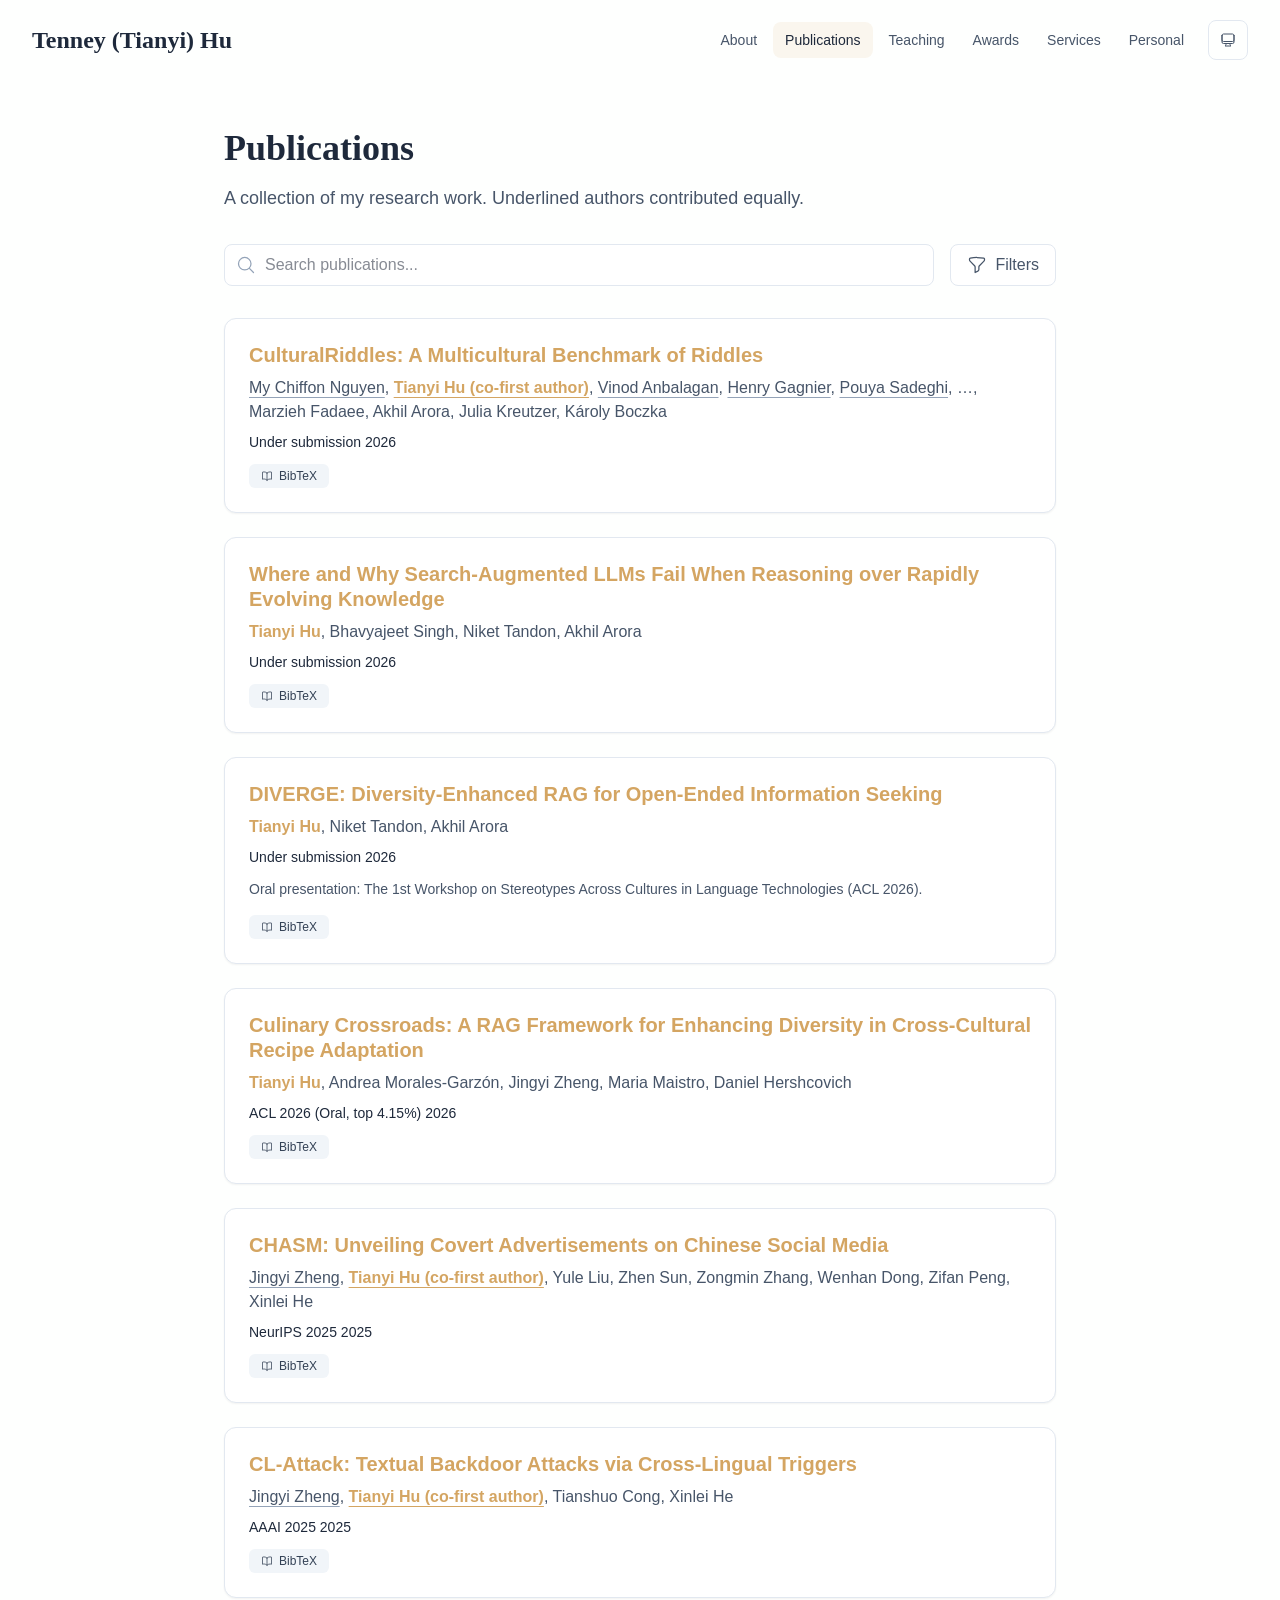
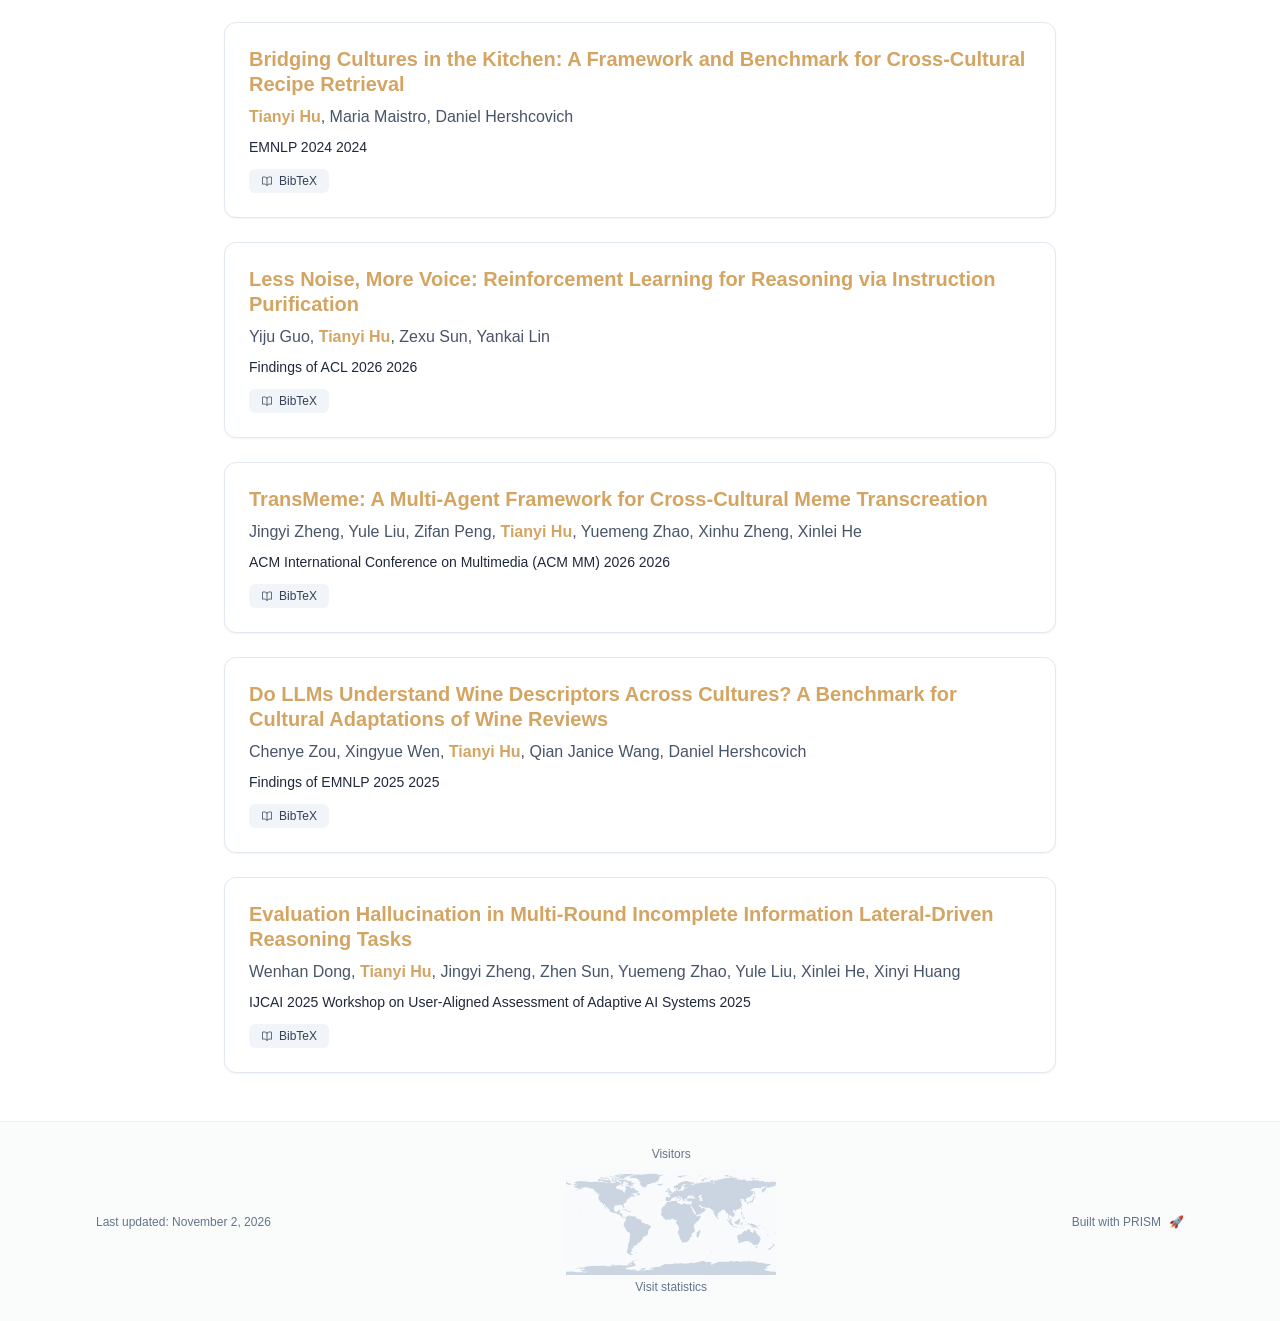
<file: publications/index.html>
<!DOCTYPE html><!--tBl_cFNAzrPfrctLOhfGu--><html lang="en" class="scroll-smooth"><head><meta charSet="utf-8"/><meta name="viewport" content="width=device-width, initial-scale=1"/><link rel="stylesheet" href="/_next/static/css/1323167429cc407e.css" data-precedence="next"/><link rel="preload" as="script" fetchPriority="low" href="/_next/static/chunks/webpack-084ae6d53f03b7b3.js"/><script src="/_next/static/chunks/4bd1b696-c023c6e3521b1417.js" async=""></script><script src="/_next/static/chunks/255-dda36e826969d334.js" async=""></script><script src="/_next/static/chunks/main-app-a64afe714de69679.js" async=""></script><script src="/_next/static/chunks/615-4d3a2b0922041f0c.js" async=""></script><script src="/_next/static/chunks/619-9168df9c2a29b74b.js" async=""></script><script src="/_next/static/chunks/310-e331d309ebd695f5.js" async=""></script><script src="/_next/static/chunks/app/layout-2a6289e4efaa2893.js" async=""></script><script src="/_next/static/chunks/140-9014bc38c4061ade.js" async=""></script><script src="/_next/static/chunks/681-36ac2885563ea216.js" async=""></script><script src="/_next/static/chunks/app/%5Bslug%5D/page-c9423a92e198eb28.js" async=""></script><link rel="icon" href="/icon.svg" type="image/svg+xml"/><link rel="dns-prefetch" href="https://jialeliu.com"/><link rel="preconnect" href="https://jialeliu.com" crossorigin=""/><link rel="preload" as="font" type="font/woff2" href="https://jialeliu.com/fonts/georgiab.woff2" crossorigin=""/><title>Publications | Tenney (Tianyi) Hu</title><meta name="description" content="A collection of my research work. Underlined authors contributed equally."/><meta name="author" content="Tianyi Hu"/><meta name="keywords" content="Tianyi Hu,PhD,Research,Aarhus University"/><meta name="creator" content="Tianyi Hu"/><meta name="publisher" content="Tianyi Hu"/><meta property="og:title" content="Tenney (Tianyi) Hu"/><meta property="og:description" content="PhD student at the Aarhus University."/><meta property="og:site_name" content="Tianyi Hu&#x27;s Academic Website"/><meta property="og:locale" content="en_US"/><meta property="og:type" content="website"/><meta name="twitter:card" content="summary"/><meta name="twitter:title" content="Tenney (Tianyi) Hu"/><meta name="twitter:description" content="PhD student at the Aarhus University."/><link rel="icon" href="/icon.svg"/><script>
              try {
                const theme = localStorage.getItem('theme-storage');
                const parsed = theme ? JSON.parse(theme) : null;
                const setting = parsed?.state?.theme || 'system';
                const prefersDark = typeof window !== 'undefined' && window.matchMedia && window.matchMedia('(prefers-color-scheme: dark)').matches;
                const effective = setting === 'dark' ? 'dark' : (setting === 'light' ? 'light' : (prefersDark ? 'dark' : 'light'));
                var root = document.documentElement;
                root.classList.add(effective);
                root.setAttribute('data-theme', effective);
              } catch (e) {
                var root = document.documentElement;
                root.classList.add('light');
                root.setAttribute('data-theme', 'light');
              }
            </script><script>
    try {
      const cfg = {"enabled":true,"locales":["en"],"defaultLocale":"en","mode":"auto","fixedLocale":"en","persist":true,"switcher":true,"labels":{"en":"English"}};
      const storageKey = 'locale-storage';
      const normalize = (value) => typeof value === 'string' ? value.trim().replace('_', '-').toLowerCase() : '';
      const matchLocale = (candidate) => {
        const normalized = normalize(candidate);
        if (!normalized) return null;
        if (cfg.locales.includes(normalized)) return normalized;
        const language = normalized.split('-')[0];
        if (cfg.locales.includes(language)) return language;
        return null;
      };

      let resolved = null;

      if (cfg.persist) {
        resolved = matchLocale(localStorage.getItem(storageKey));
      }

      if (!resolved) {
        if (cfg.mode === 'fixed') {
          resolved = cfg.fixedLocale;
        } else {
          resolved = matchLocale(navigator.language);
        }
      }

      if (!resolved) {
        resolved = cfg.defaultLocale;
      }

      const root = document.documentElement;
      root.lang = resolved;
      root.setAttribute('data-locale', resolved);

      if (cfg.persist) {
        localStorage.setItem(storageKey, resolved);
      }
    } catch (e) {
      const root = document.documentElement;
      root.lang = 'en';
      root.setAttribute('data-locale', 'en');
    }
  </script><script src="/_next/static/chunks/polyfills-42372ed130431b0a.js" noModule=""></script></head><body class="font-sans antialiased"><div hidden=""><!--$--><!--/$--></div><div style="visibility:hidden"><nav class="fixed top-0 left-0 right-0 z-50" data-headlessui-state=""><div class="transition-all duration-300 ease-out bg-transparent" style="transform:translateY(-100px)"><div class="max-w-7xl mx-auto px-4 sm:px-6 lg:px-8"><div class="flex justify-between items-center h-16 lg:h-20"><div class="flex-shrink-0" tabindex="0"><a class="text-xl lg:text-2xl font-serif font-semibold text-primary hover:text-accent transition-colors duration-200" href="/">Tenney (Tianyi) Hu</a></div><div class="hidden lg:block"><div class="ml-10 flex items-center space-x-3"><div class="relative flex items-baseline space-x-1"><a data-nav-href="/" class="relative px-3 py-2 text-sm font-medium rounded-lg transition-colors duration-150 text-neutral-600" href="/">About</a><a data-nav-href="/publications" class="relative px-3 py-2 text-sm font-medium rounded-lg transition-colors duration-150 text-primary" href="/publications/">Publications</a><a data-nav-href="/teaching" class="relative px-3 py-2 text-sm font-medium rounded-lg transition-colors duration-150 text-neutral-600" href="/teaching/">Teaching</a><a data-nav-href="/awards" class="relative px-3 py-2 text-sm font-medium rounded-lg transition-colors duration-150 text-neutral-600" href="/awards/">Awards</a><a data-nav-href="/services" class="relative px-3 py-2 text-sm font-medium rounded-lg transition-colors duration-150 text-neutral-600" href="/services/">Services</a><a data-nav-href="/personal" class="relative px-3 py-2 text-sm font-medium rounded-lg transition-colors duration-150 text-neutral-600" href="/personal/">Personal</a></div><div class="flex items-center justify-center w-10 h-10 rounded-lg border border-neutral-200 dark:border-[rgba(148,163,184,0.24)] bg-background dark:bg-neutral-800"><div class="w-4 h-4 rounded-full bg-neutral-300 animate-pulse"></div></div></div></div><div class="lg:hidden flex items-center space-x-2"><div class="flex items-center justify-center w-10 h-10 rounded-lg border border-neutral-200 dark:border-[rgba(148,163,184,0.24)] bg-background dark:bg-neutral-800"><div class="w-4 h-4 rounded-full bg-neutral-300 animate-pulse"></div></div><button class="inline-flex items-center justify-center p-2 rounded-md text-neutral-600 hover:text-primary hover:bg-neutral-100 dark:hover:bg-neutral-800 focus:outline-none focus:ring-2 focus:ring-inset focus:ring-accent transition-colors duration-200" id="headlessui-disclosure-button-_R_7pdb_" type="button" aria-expanded="false" data-headlessui-state=""><span class="sr-only">Open main menu</span><div><svg xmlns="http://www.w3.org/2000/svg" fill="none" viewBox="0 0 24 24" stroke-width="1.5" stroke="currentColor" aria-hidden="true" data-slot="icon" class="block h-6 w-6"><path stroke-linecap="round" stroke-linejoin="round" d="M3.75 6.75h16.5M3.75 12h16.5m-16.5 5.25h16.5"></path></svg></div></button></div></div></div></div></nav><main class="min-h-screen pt-16 lg:pt-20"><div class="max-w-4xl mx-auto px-4 sm:px-6 lg:px-8 py-12"><div style="opacity:0;transform:translateY(20px)"><div class="mb-8"><h1 class="text-4xl font-serif font-bold text-primary mb-4">Publications</h1><p class="text-lg text-neutral-600 dark:text-neutral-500 max-w-2xl">A collection of my research work. Underlined authors contributed equally.</p></div><div class="mb-8 space-y-4"><div class="flex flex-col sm:flex-row gap-4"><div class="relative flex-grow"><svg xmlns="http://www.w3.org/2000/svg" fill="none" viewBox="0 0 24 24" stroke-width="1.5" stroke="currentColor" aria-hidden="true" data-slot="icon" class="absolute left-3 top-1/2 transform -translate-y-1/2 h-5 w-5 text-neutral-400"><path stroke-linecap="round" stroke-linejoin="round" d="m21 21-5.197-5.197m0 0A7.5 7.5 0 1 0 5.196 5.196a7.5 7.5 0 0 0 10.607 10.607Z"></path></svg><input type="text" placeholder="Search publications..." class="w-full pl-10 pr-4 py-2 rounded-lg border border-neutral-200 dark:border-neutral-800 bg-white dark:bg-neutral-900 focus:ring-2 focus:ring-accent focus:border-transparent transition-all duration-200" value=""/></div><button class="flex items-center justify-center px-4 py-2 rounded-lg border transition-all duration-200 bg-white dark:bg-neutral-900 border-neutral-200 dark:border-neutral-800 text-neutral-600 hover:border-accent hover:text-accent"><svg xmlns="http://www.w3.org/2000/svg" fill="none" viewBox="0 0 24 24" stroke-width="1.5" stroke="currentColor" aria-hidden="true" data-slot="icon" class="h-5 w-5 mr-2"><path stroke-linecap="round" stroke-linejoin="round" d="M12 3c2.755 0 5.455.232 8.083.678.533.09.917.556.917 1.096v1.044a2.25 2.25 0 0 1-.659 1.591l-5.432 5.432a2.25 2.25 0 0 0-.659 1.591v2.927a2.25 2.25 0 0 1-1.244 2.013L9.75 21v-6.568a2.25 2.25 0 0 0-.659-1.591L3.659 7.409A2.25 2.25 0 0 1 3 5.818V4.774c0-.54.384-1.006.917-1.096A48.32 48.32 0 0 1 12 3Z"></path></svg>Filters</button></div></div><div class="space-y-6"><div class="bg-white dark:bg-neutral-900 p-6 rounded-xl shadow-sm border border-neutral-200 dark:border-neutral-800 hover:shadow-md transition-all duration-200" style="opacity:0;transform:translateY(20px)"><div class="flex flex-col md:flex-row gap-6"><div class="flex-grow"><h3 class="text-xl font-semibold text-primary mb-2 leading-tight"><a href="https://arxiv.org/abs/2610.29968" target="_blank" rel="noopener noreferrer" class="text-accent hover:text-accent-dark transition-colors">CulturalRiddles: A Multicultural Benchmark of Riddles</a></h3><p class="text-base text-neutral-600 dark:text-neutral-400 mb-2"><span><span class=" underline underline-offset-4 decoration-neutral-400">My Chiffon Nguyen</span>, </span><span><span class="font-semibold text-accent underline underline-offset-4 decoration-accent">Tianyi Hu (co-first author)</span>, </span><span><span class=" underline underline-offset-4 decoration-neutral-400">Vinod Anbalagan</span>, </span><span><span class=" underline underline-offset-4 decoration-neutral-400">Henry Gagnier</span>, </span><span><span class=" underline underline-offset-4 decoration-neutral-400">Pouya Sadeghi</span>, </span><span><span class=" ">…</span>, </span><span><span class=" ">Marzieh Fadaee</span>, </span><span><span class=" ">Akhil Arora</span>, </span><span><span class=" ">Julia Kreutzer</span>, </span><span><span class=" ">Károly Boczka</span></span></p><p class="text-sm font-medium text-neutral-800 dark:text-neutral-600 mb-3">Under submission<!-- --> <!-- -->2026</p><div class="flex flex-wrap gap-2 mt-auto"><button class="inline-flex items-center px-3 py-1 rounded-md text-xs font-medium transition-colors bg-neutral-100 dark:bg-neutral-800 text-neutral-700 dark:text-neutral-300 hover:bg-accent hover:text-white"><svg xmlns="http://www.w3.org/2000/svg" fill="none" viewBox="0 0 24 24" stroke-width="1.5" stroke="currentColor" aria-hidden="true" data-slot="icon" class="h-3 w-3 mr-1.5"><path stroke-linecap="round" stroke-linejoin="round" d="M12 6.042A8.967 8.967 0 0 0 6 3.75c-1.052 0-2.062.18-3 .512v14.25A8.987 8.987 0 0 1 6 18c2.305 0 4.408.867 6 2.292m0-14.25a8.966 8.966 0 0 1 6-2.292c1.052 0 2.062.18 3 .512v14.25A8.987 8.987 0 0 0 18 18a8.967 8.967 0 0 0-6 2.292m0-14.25v14.25"></path></svg>BibTeX</button></div></div></div></div><div class="bg-white dark:bg-neutral-900 p-6 rounded-xl shadow-sm border border-neutral-200 dark:border-neutral-800 hover:shadow-md transition-all duration-200" style="opacity:0;transform:translateY(20px)"><div class="flex flex-col md:flex-row gap-6"><div class="flex-grow"><h3 class="text-xl font-semibold text-primary mb-2 leading-tight"><a href="https://arxiv.org/abs/2610.25323" target="_blank" rel="noopener noreferrer" class="text-accent hover:text-accent-dark transition-colors">Where and Why Search-Augmented LLMs Fail When Reasoning over Rapidly Evolving Knowledge</a></h3><p class="text-base text-neutral-600 dark:text-neutral-400 mb-2"><span><span class="font-semibold text-accent ">Tianyi Hu</span>, </span><span><span class=" ">Bhavyajeet Singh</span>, </span><span><span class=" ">Niket Tandon</span>, </span><span><span class=" ">Akhil Arora</span></span></p><p class="text-sm font-medium text-neutral-800 dark:text-neutral-600 mb-3">Under submission<!-- --> <!-- -->2026</p><div class="flex flex-wrap gap-2 mt-auto"><button class="inline-flex items-center px-3 py-1 rounded-md text-xs font-medium transition-colors bg-neutral-100 dark:bg-neutral-800 text-neutral-700 dark:text-neutral-300 hover:bg-accent hover:text-white"><svg xmlns="http://www.w3.org/2000/svg" fill="none" viewBox="0 0 24 24" stroke-width="1.5" stroke="currentColor" aria-hidden="true" data-slot="icon" class="h-3 w-3 mr-1.5"><path stroke-linecap="round" stroke-linejoin="round" d="M12 6.042A8.967 8.967 0 0 0 6 3.75c-1.052 0-2.062.18-3 .512v14.25A8.987 8.987 0 0 1 6 18c2.305 0 4.408.867 6 2.292m0-14.25a8.966 8.966 0 0 1 6-2.292c1.052 0 2.062.18 3 .512v14.25A8.987 8.987 0 0 0 18 18a8.967 8.967 0 0 0-6 2.292m0-14.25v14.25"></path></svg>BibTeX</button></div></div></div></div><div class="bg-white dark:bg-neutral-900 p-6 rounded-xl shadow-sm border border-neutral-200 dark:border-neutral-800 hover:shadow-md transition-all duration-200" style="opacity:0;transform:translateY(20px)"><div class="flex flex-col md:flex-row gap-6"><div class="flex-grow"><h3 class="text-xl font-semibold text-primary mb-2 leading-tight"><a href="https://arxiv.org/abs/2602.00238" target="_blank" rel="noopener noreferrer" class="text-accent hover:text-accent-dark transition-colors">DIVERGE: Diversity-Enhanced RAG for Open-Ended Information Seeking</a></h3><p class="text-base text-neutral-600 dark:text-neutral-400 mb-2"><span><span class="font-semibold text-accent ">Tianyi Hu</span>, </span><span><span class=" ">Niket Tandon</span>, </span><span><span class=" ">Akhil Arora</span></span></p><p class="text-sm font-medium text-neutral-800 dark:text-neutral-600 mb-3">Under submission<!-- --> <!-- -->2026</p><p class="text-sm text-neutral-600 dark:text-neutral-500 mb-4 line-clamp-3">Oral presentation: The 1st Workshop on Stereotypes Across Cultures in Language Technologies (ACL 2026).</p><div class="flex flex-wrap gap-2 mt-auto"><button class="inline-flex items-center px-3 py-1 rounded-md text-xs font-medium transition-colors bg-neutral-100 dark:bg-neutral-800 text-neutral-700 dark:text-neutral-300 hover:bg-accent hover:text-white"><svg xmlns="http://www.w3.org/2000/svg" fill="none" viewBox="0 0 24 24" stroke-width="1.5" stroke="currentColor" aria-hidden="true" data-slot="icon" class="h-3 w-3 mr-1.5"><path stroke-linecap="round" stroke-linejoin="round" d="M12 6.042A8.967 8.967 0 0 0 6 3.75c-1.052 0-2.062.18-3 .512v14.25A8.987 8.987 0 0 1 6 18c2.305 0 4.408.867 6 2.292m0-14.25a8.966 8.966 0 0 1 6-2.292c1.052 0 2.062.18 3 .512v14.25A8.987 8.987 0 0 0 18 18a8.967 8.967 0 0 0-6 2.292m0-14.25v14.25"></path></svg>BibTeX</button></div></div></div></div><div class="bg-white dark:bg-neutral-900 p-6 rounded-xl shadow-sm border border-neutral-200 dark:border-neutral-800 hover:shadow-md transition-all duration-200" style="opacity:0;transform:translateY(20px)"><div class="flex flex-col md:flex-row gap-6"><div class="flex-grow"><h3 class="text-xl font-semibold text-primary mb-2 leading-tight"><a href="https://aclanthology.org/2026.acl-long.111/" target="_blank" rel="noopener noreferrer" class="text-accent hover:text-accent-dark transition-colors">Culinary Crossroads: A RAG Framework for Enhancing Diversity in Cross-Cultural Recipe Adaptation</a></h3><p class="text-base text-neutral-600 dark:text-neutral-400 mb-2"><span><span class="font-semibold text-accent ">Tianyi Hu</span>, </span><span><span class=" ">Andrea Morales-Garzón</span>, </span><span><span class=" ">Jingyi Zheng</span>, </span><span><span class=" ">Maria Maistro</span>, </span><span><span class=" ">Daniel Hershcovich</span></span></p><p class="text-sm font-medium text-neutral-800 dark:text-neutral-600 mb-3">ACL 2026 (Oral, top 4.15%)<!-- --> <!-- -->2026</p><div class="flex flex-wrap gap-2 mt-auto"><button class="inline-flex items-center px-3 py-1 rounded-md text-xs font-medium transition-colors bg-neutral-100 dark:bg-neutral-800 text-neutral-700 dark:text-neutral-300 hover:bg-accent hover:text-white"><svg xmlns="http://www.w3.org/2000/svg" fill="none" viewBox="0 0 24 24" stroke-width="1.5" stroke="currentColor" aria-hidden="true" data-slot="icon" class="h-3 w-3 mr-1.5"><path stroke-linecap="round" stroke-linejoin="round" d="M12 6.042A8.967 8.967 0 0 0 6 3.75c-1.052 0-2.062.18-3 .512v14.25A8.987 8.987 0 0 1 6 18c2.305 0 4.408.867 6 2.292m0-14.25a8.966 8.966 0 0 1 6-2.292c1.052 0 2.062.18 3 .512v14.25A8.987 8.987 0 0 0 18 18a8.967 8.967 0 0 0-6 2.292m0-14.25v14.25"></path></svg>BibTeX</button></div></div></div></div><div class="bg-white dark:bg-neutral-900 p-6 rounded-xl shadow-sm border border-neutral-200 dark:border-neutral-800 hover:shadow-md transition-all duration-200" style="opacity:0;transform:translateY(20px)"><div class="flex flex-col md:flex-row gap-6"><div class="flex-grow"><h3 class="text-xl font-semibold text-primary mb-2 leading-tight"><a href="https://arxiv.org/abs/2604.20511" target="_blank" rel="noopener noreferrer" class="text-accent hover:text-accent-dark transition-colors">CHASM: Unveiling Covert Advertisements on Chinese Social Media</a></h3><p class="text-base text-neutral-600 dark:text-neutral-400 mb-2"><span><span class=" underline underline-offset-4 decoration-neutral-400">Jingyi Zheng</span>, </span><span><span class="font-semibold text-accent underline underline-offset-4 decoration-accent">Tianyi Hu (co-first author)</span>, </span><span><span class=" ">Yule Liu</span>, </span><span><span class=" ">Zhen Sun</span>, </span><span><span class=" ">Zongmin Zhang</span>, </span><span><span class=" ">Wenhan Dong</span>, </span><span><span class=" ">Zifan Peng</span>, </span><span><span class=" ">Xinlei He</span></span></p><p class="text-sm font-medium text-neutral-800 dark:text-neutral-600 mb-3">NeurIPS 2025<!-- --> <!-- -->2025</p><div class="flex flex-wrap gap-2 mt-auto"><button class="inline-flex items-center px-3 py-1 rounded-md text-xs font-medium transition-colors bg-neutral-100 dark:bg-neutral-800 text-neutral-700 dark:text-neutral-300 hover:bg-accent hover:text-white"><svg xmlns="http://www.w3.org/2000/svg" fill="none" viewBox="0 0 24 24" stroke-width="1.5" stroke="currentColor" aria-hidden="true" data-slot="icon" class="h-3 w-3 mr-1.5"><path stroke-linecap="round" stroke-linejoin="round" d="M12 6.042A8.967 8.967 0 0 0 6 3.75c-1.052 0-2.062.18-3 .512v14.25A8.987 8.987 0 0 1 6 18c2.305 0 4.408.867 6 2.292m0-14.25a8.966 8.966 0 0 1 6-2.292c1.052 0 2.062.18 3 .512v14.25A8.987 8.987 0 0 0 18 18a8.967 8.967 0 0 0-6 2.292m0-14.25v14.25"></path></svg>BibTeX</button></div></div></div></div><div class="bg-white dark:bg-neutral-900 p-6 rounded-xl shadow-sm border border-neutral-200 dark:border-neutral-800 hover:shadow-md transition-all duration-200" style="opacity:0;transform:translateY(20px)"><div class="flex flex-col md:flex-row gap-6"><div class="flex-grow"><h3 class="text-xl font-semibold text-primary mb-2 leading-tight"><a href="https://arxiv.org/abs/2412.19037" target="_blank" rel="noopener noreferrer" class="text-accent hover:text-accent-dark transition-colors">CL-Attack: Textual Backdoor Attacks via Cross-Lingual Triggers</a></h3><p class="text-base text-neutral-600 dark:text-neutral-400 mb-2"><span><span class=" underline underline-offset-4 decoration-neutral-400">Jingyi Zheng</span>, </span><span><span class="font-semibold text-accent underline underline-offset-4 decoration-accent">Tianyi Hu (co-first author)</span>, </span><span><span class=" ">Tianshuo Cong</span>, </span><span><span class=" ">Xinlei He</span></span></p><p class="text-sm font-medium text-neutral-800 dark:text-neutral-600 mb-3">AAAI 2025<!-- --> <!-- -->2025</p><div class="flex flex-wrap gap-2 mt-auto"><button class="inline-flex items-center px-3 py-1 rounded-md text-xs font-medium transition-colors bg-neutral-100 dark:bg-neutral-800 text-neutral-700 dark:text-neutral-300 hover:bg-accent hover:text-white"><svg xmlns="http://www.w3.org/2000/svg" fill="none" viewBox="0 0 24 24" stroke-width="1.5" stroke="currentColor" aria-hidden="true" data-slot="icon" class="h-3 w-3 mr-1.5"><path stroke-linecap="round" stroke-linejoin="round" d="M12 6.042A8.967 8.967 0 0 0 6 3.75c-1.052 0-2.062.18-3 .512v14.25A8.987 8.987 0 0 1 6 18c2.305 0 4.408.867 6 2.292m0-14.25a8.966 8.966 0 0 1 6-2.292c1.052 0 2.062.18 3 .512v14.25A8.987 8.987 0 0 0 18 18a8.967 8.967 0 0 0-6 2.292m0-14.25v14.25"></path></svg>BibTeX</button></div></div></div></div><div class="bg-white dark:bg-neutral-900 p-6 rounded-xl shadow-sm border border-neutral-200 dark:border-neutral-800 hover:shadow-md transition-all duration-200" style="opacity:0;transform:translateY(20px)"><div class="flex flex-col md:flex-row gap-6"><div class="flex-grow"><h3 class="text-xl font-semibold text-primary mb-2 leading-tight"><a href="https://aclanthology.org/2024.emnlp-main.61/" target="_blank" rel="noopener noreferrer" class="text-accent hover:text-accent-dark transition-colors">Bridging Cultures in the Kitchen: A Framework and Benchmark for Cross-Cultural Recipe Retrieval</a></h3><p class="text-base text-neutral-600 dark:text-neutral-400 mb-2"><span><span class="font-semibold text-accent ">Tianyi Hu</span>, </span><span><span class=" ">Maria Maistro</span>, </span><span><span class=" ">Daniel Hershcovich</span></span></p><p class="text-sm font-medium text-neutral-800 dark:text-neutral-600 mb-3">EMNLP 2024<!-- --> <!-- -->2024</p><div class="flex flex-wrap gap-2 mt-auto"><button class="inline-flex items-center px-3 py-1 rounded-md text-xs font-medium transition-colors bg-neutral-100 dark:bg-neutral-800 text-neutral-700 dark:text-neutral-300 hover:bg-accent hover:text-white"><svg xmlns="http://www.w3.org/2000/svg" fill="none" viewBox="0 0 24 24" stroke-width="1.5" stroke="currentColor" aria-hidden="true" data-slot="icon" class="h-3 w-3 mr-1.5"><path stroke-linecap="round" stroke-linejoin="round" d="M12 6.042A8.967 8.967 0 0 0 6 3.75c-1.052 0-2.062.18-3 .512v14.25A8.987 8.987 0 0 1 6 18c2.305 0 4.408.867 6 2.292m0-14.25a8.966 8.966 0 0 1 6-2.292c1.052 0 2.062.18 3 .512v14.25A8.987 8.987 0 0 0 18 18a8.967 8.967 0 0 0-6 2.292m0-14.25v14.25"></path></svg>BibTeX</button></div></div></div></div><div class="bg-white dark:bg-neutral-900 p-6 rounded-xl shadow-sm border border-neutral-200 dark:border-neutral-800 hover:shadow-md transition-all duration-200" style="opacity:0;transform:translateY(20px)"><div class="flex flex-col md:flex-row gap-6"><div class="flex-grow"><h3 class="text-xl font-semibold text-primary mb-2 leading-tight"><a href="https://aclanthology.org/2026.findings-acl.659/" target="_blank" rel="noopener noreferrer" class="text-accent hover:text-accent-dark transition-colors">Less Noise, More Voice: Reinforcement Learning for Reasoning via Instruction Purification</a></h3><p class="text-base text-neutral-600 dark:text-neutral-400 mb-2"><span><span class=" ">Yiju Guo</span>, </span><span><span class="font-semibold text-accent ">Tianyi Hu</span>, </span><span><span class=" ">Zexu Sun</span>, </span><span><span class=" ">Yankai Lin</span></span></p><p class="text-sm font-medium text-neutral-800 dark:text-neutral-600 mb-3">Findings of ACL 2026<!-- --> <!-- -->2026</p><div class="flex flex-wrap gap-2 mt-auto"><button class="inline-flex items-center px-3 py-1 rounded-md text-xs font-medium transition-colors bg-neutral-100 dark:bg-neutral-800 text-neutral-700 dark:text-neutral-300 hover:bg-accent hover:text-white"><svg xmlns="http://www.w3.org/2000/svg" fill="none" viewBox="0 0 24 24" stroke-width="1.5" stroke="currentColor" aria-hidden="true" data-slot="icon" class="h-3 w-3 mr-1.5"><path stroke-linecap="round" stroke-linejoin="round" d="M12 6.042A8.967 8.967 0 0 0 6 3.75c-1.052 0-2.062.18-3 .512v14.25A8.987 8.987 0 0 1 6 18c2.305 0 4.408.867 6 2.292m0-14.25a8.966 8.966 0 0 1 6-2.292c1.052 0 2.062.18 3 .512v14.25A8.987 8.987 0 0 0 18 18a8.967 8.967 0 0 0-6 2.292m0-14.25v14.25"></path></svg>BibTeX</button></div></div></div></div><div class="bg-white dark:bg-neutral-900 p-6 rounded-xl shadow-sm border border-neutral-200 dark:border-neutral-800 hover:shadow-md transition-all duration-200" style="opacity:0;transform:translateY(20px)"><div class="flex flex-col md:flex-row gap-6"><div class="flex-grow"><h3 class="text-xl font-semibold text-primary mb-2 leading-tight"><a href="https://arxiv.org/abs/2608.27127" target="_blank" rel="noopener noreferrer" class="text-accent hover:text-accent-dark transition-colors">TransMeme: A Multi-Agent Framework for Cross-Cultural Meme Transcreation</a></h3><p class="text-base text-neutral-600 dark:text-neutral-400 mb-2"><span><span class=" ">Jingyi Zheng</span>, </span><span><span class=" ">Yule Liu</span>, </span><span><span class=" ">Zifan Peng</span>, </span><span><span class="font-semibold text-accent ">Tianyi Hu</span>, </span><span><span class=" ">Yuemeng Zhao</span>, </span><span><span class=" ">Xinhu Zheng</span>, </span><span><span class=" ">Xinlei He</span></span></p><p class="text-sm font-medium text-neutral-800 dark:text-neutral-600 mb-3">ACM International Conference on Multimedia (ACM MM) 2026<!-- --> <!-- -->2026</p><div class="flex flex-wrap gap-2 mt-auto"><button class="inline-flex items-center px-3 py-1 rounded-md text-xs font-medium transition-colors bg-neutral-100 dark:bg-neutral-800 text-neutral-700 dark:text-neutral-300 hover:bg-accent hover:text-white"><svg xmlns="http://www.w3.org/2000/svg" fill="none" viewBox="0 0 24 24" stroke-width="1.5" stroke="currentColor" aria-hidden="true" data-slot="icon" class="h-3 w-3 mr-1.5"><path stroke-linecap="round" stroke-linejoin="round" d="M12 6.042A8.967 8.967 0 0 0 6 3.75c-1.052 0-2.062.18-3 .512v14.25A8.987 8.987 0 0 1 6 18c2.305 0 4.408.867 6 2.292m0-14.25a8.966 8.966 0 0 1 6-2.292c1.052 0 2.062.18 3 .512v14.25A8.987 8.987 0 0 0 18 18a8.967 8.967 0 0 0-6 2.292m0-14.25v14.25"></path></svg>BibTeX</button></div></div></div></div><div class="bg-white dark:bg-neutral-900 p-6 rounded-xl shadow-sm border border-neutral-200 dark:border-neutral-800 hover:shadow-md transition-all duration-200" style="opacity:0;transform:translateY(20px)"><div class="flex flex-col md:flex-row gap-6"><div class="flex-grow"><h3 class="text-xl font-semibold text-primary mb-2 leading-tight"><a href="https://aclanthology.org/2025.findings-emnlp.99/" target="_blank" rel="noopener noreferrer" class="text-accent hover:text-accent-dark transition-colors">Do LLMs Understand Wine Descriptors Across Cultures? A Benchmark for Cultural Adaptations of Wine Reviews</a></h3><p class="text-base text-neutral-600 dark:text-neutral-400 mb-2"><span><span class=" ">Chenye Zou</span>, </span><span><span class=" ">Xingyue Wen</span>, </span><span><span class="font-semibold text-accent ">Tianyi Hu</span>, </span><span><span class=" ">Qian Janice Wang</span>, </span><span><span class=" ">Daniel Hershcovich</span></span></p><p class="text-sm font-medium text-neutral-800 dark:text-neutral-600 mb-3">Findings of EMNLP 2025<!-- --> <!-- -->2025</p><div class="flex flex-wrap gap-2 mt-auto"><button class="inline-flex items-center px-3 py-1 rounded-md text-xs font-medium transition-colors bg-neutral-100 dark:bg-neutral-800 text-neutral-700 dark:text-neutral-300 hover:bg-accent hover:text-white"><svg xmlns="http://www.w3.org/2000/svg" fill="none" viewBox="0 0 24 24" stroke-width="1.5" stroke="currentColor" aria-hidden="true" data-slot="icon" class="h-3 w-3 mr-1.5"><path stroke-linecap="round" stroke-linejoin="round" d="M12 6.042A8.967 8.967 0 0 0 6 3.75c-1.052 0-2.062.18-3 .512v14.25A8.987 8.987 0 0 1 6 18c2.305 0 4.408.867 6 2.292m0-14.25a8.966 8.966 0 0 1 6-2.292c1.052 0 2.062.18 3 .512v14.25A8.987 8.987 0 0 0 18 18a8.967 8.967 0 0 0-6 2.292m0-14.25v14.25"></path></svg>BibTeX</button></div></div></div></div><div class="bg-white dark:bg-neutral-900 p-6 rounded-xl shadow-sm border border-neutral-200 dark:border-neutral-800 hover:shadow-md transition-all duration-200" style="opacity:0;transform:translateY(20px)"><div class="flex flex-col md:flex-row gap-6"><div class="flex-grow"><h3 class="text-xl font-semibold text-primary mb-2 leading-tight"><a href="https://arxiv.org/abs/2505.23843" target="_blank" rel="noopener noreferrer" class="text-accent hover:text-accent-dark transition-colors">Evaluation Hallucination in Multi-Round Incomplete Information Lateral-Driven Reasoning Tasks</a></h3><p class="text-base text-neutral-600 dark:text-neutral-400 mb-2"><span><span class=" ">Wenhan Dong</span>, </span><span><span class="font-semibold text-accent ">Tianyi Hu</span>, </span><span><span class=" ">Jingyi Zheng</span>, </span><span><span class=" ">Zhen Sun</span>, </span><span><span class=" ">Yuemeng Zhao</span>, </span><span><span class=" ">Yule Liu</span>, </span><span><span class=" ">Xinlei He</span>, </span><span><span class=" ">Xinyi Huang</span></span></p><p class="text-sm font-medium text-neutral-800 dark:text-neutral-600 mb-3">IJCAI 2025 Workshop on User-Aligned Assessment of Adaptive AI Systems<!-- --> <!-- -->2025</p><div class="flex flex-wrap gap-2 mt-auto"><button class="inline-flex items-center px-3 py-1 rounded-md text-xs font-medium transition-colors bg-neutral-100 dark:bg-neutral-800 text-neutral-700 dark:text-neutral-300 hover:bg-accent hover:text-white"><svg xmlns="http://www.w3.org/2000/svg" fill="none" viewBox="0 0 24 24" stroke-width="1.5" stroke="currentColor" aria-hidden="true" data-slot="icon" class="h-3 w-3 mr-1.5"><path stroke-linecap="round" stroke-linejoin="round" d="M12 6.042A8.967 8.967 0 0 0 6 3.75c-1.052 0-2.062.18-3 .512v14.25A8.987 8.987 0 0 1 6 18c2.305 0 4.408.867 6 2.292m0-14.25a8.966 8.966 0 0 1 6-2.292c1.052 0 2.062.18 3 .512v14.25A8.987 8.987 0 0 0 18 18a8.967 8.967 0 0 0-6 2.292m0-14.25v14.25"></path></svg>BibTeX</button></div></div></div></div></div></div></div><!--$--><!--/$--></main><footer class="border-t border-neutral-200/50 bg-neutral-50/50 dark:bg-neutral-900/50 dark:border-neutral-700/50"><div class="max-w-6xl mx-auto px-4 sm:px-6 lg:px-8 py-6"><div class="flex flex-col sm:flex-row justify-between items-center gap-2"><p class="text-xs text-neutral-500">Last updated<!-- -->: <!-- -->November 2, 2026</p><section aria-label="Visitor locations and visit count" class="flex-shrink-0 text-xs text-neutral-500" style="width:210px;max-width:100%;text-align:center"><p class="text-xs font-medium text-neutral-500 mb-2">Visitors</p><a id="site-visitor-map" href="https://www.supercounters.com/stats/1740170" target="_blank" rel="noopener noreferrer" aria-label="Approximate visitor locations. Open visitor statistics." title="Approximate visitor locations" style="display:block;position:relative;width:210px;height:105px;background-image:url(/assets/visitor-world.svg);background-repeat:no-repeat;background-position:center;background-size:210px 105px"></a><div id="site-visitor-count" style="min-height:18px;margin-top:4px"><a id="site-visitor-fallback" href="https://www.supercounters.com/stats/1740171" target="_blank" rel="noopener noreferrer" class="text-xs text-neutral-500 hover:text-accent">Visit statistics</a></div></section><p class="text-xs text-neutral-500 flex items-center"><a href="https://github.com/xyjoey/PRISM" target="_blank" rel="noopener noreferrer">Built with PRISM</a><span class="ml-2">🚀</span></p></div></div></footer></div><script src="/_next/static/chunks/webpack-084ae6d53f03b7b3.js" id="_R_" async=""></script><script>(self.__next_f=self.__next_f||[]).push([0])</script><script>self.__next_f.push([1,"1:\"$Sreact.fragment\"\n3:I[7558,[\"615\",\"static/chunks/615-4d3a2b0922041f0c.js\",\"619\",\"static/chunks/619-9168df9c2a29b74b.js\",\"310\",\"static/chunks/310-e331d309ebd695f5.js\",\"177\",\"static/chunks/app/layout-2a6289e4efaa2893.js\"],\"ThemeProvider\"]\n4:I[611,[\"615\",\"static/chunks/615-4d3a2b0922041f0c.js\",\"619\",\"static/chunks/619-9168df9c2a29b74b.js\",\"310\",\"static/chunks/310-e331d309ebd695f5.js\",\"177\",\"static/chunks/app/layout-2a6289e4efaa2893.js\"],\"LocaleProvider\"]\n5:I[552,[\"615\",\"static/chunks/615-4d3a2b0922041f0c.js\",\"619\",\"static/chunks/619-9168df9c2a29b74b.js\",\"310\",\"static/chunks/310-e331d309ebd695f5.js\",\"177\",\"static/chunks/app/layout-2a6289e4efaa2893.js\"],\"default\"]\nb:I[7150,[],\"\"]\n:HL[\"/_next/static/css/1323167429cc407e.css\",\"style\"]\n2:T57d,"])</script><script>self.__next_f.push([1,"\n    try {\n      const cfg = {\"enabled\":true,\"locales\":[\"en\"],\"defaultLocale\":\"en\",\"mode\":\"auto\",\"fixedLocale\":\"en\",\"persist\":true,\"switcher\":true,\"labels\":{\"en\":\"English\"}};\n      const storageKey = 'locale-storage';\n      const normalize = (value) => typeof value === 'string' ? value.trim().replace('_', '-').toLowerCase() : '';\n      const matchLocale = (candidate) => {\n        const normalized = normalize(candidate);\n        if (!normalized) return null;\n        if (cfg.locales.includes(normalized)) return normalized;\n        const language = normalized.split('-')[0];\n        if (cfg.locales.includes(language)) return language;\n        return null;\n      };\n\n      let resolved = null;\n\n      if (cfg.persist) {\n        resolved = matchLocale(localStorage.getItem(storageKey));\n      }\n\n      if (!resolved) {\n        if (cfg.mode === 'fixed') {\n          resolved = cfg.fixedLocale;\n        } else {\n          resolved = matchLocale(navigator.language);\n        }\n      }\n\n      if (!resolved) {\n        resolved = cfg.defaultLocale;\n      }\n\n      const root = document.documentElement;\n      root.lang = resolved;\n      root.setAttribute('data-locale', resolved);\n\n      if (cfg.persist) {\n        localStorage.setItem(storageKey, resolved);\n      }\n    } catch (e) {\n      const root = document.documentElement;\n      root.lang = 'en';\n      root.setAttribute('data-locale', 'en');\n    }\n  "])</script><script>self.__next_f.push([1,"0:{\"P\":null,\"b\":\"tBl_cFNAzrPfrctLOhfGu\",\"p\":\"\",\"c\":[\"\",\"publications\",\"\"],\"i\":false,\"f\":[[[\"\",{\"children\":[[\"slug\",\"publications\",\"d\"],{\"children\":[\"__PAGE__\",{}]}]},\"$undefined\",\"$undefined\",true],[\"\",[\"$\",\"$1\",\"c\",{\"children\":[[[\"$\",\"link\",\"0\",{\"rel\":\"stylesheet\",\"href\":\"/_next/static/css/1323167429cc407e.css\",\"precedence\":\"next\",\"crossOrigin\":\"$undefined\",\"nonce\":\"$undefined\"}]],[\"$\",\"html\",null,{\"lang\":\"en\",\"className\":\"scroll-smooth\",\"suppressHydrationWarning\":true,\"children\":[[\"$\",\"head\",null,{\"children\":[[\"$\",\"link\",null,{\"rel\":\"icon\",\"href\":\"/icon.svg\",\"type\":\"image/svg+xml\"}],[\"$\",\"link\",null,{\"rel\":\"dns-prefetch\",\"href\":\"https://jialeliu.com\"}],[\"$\",\"link\",null,{\"rel\":\"preconnect\",\"href\":\"https://jialeliu.com\",\"crossOrigin\":\"\"}],[\"$\",\"link\",null,{\"rel\":\"preload\",\"as\":\"font\",\"type\":\"font/woff2\",\"href\":\"https://jialeliu.com/fonts/georgiab.woff2\",\"crossOrigin\":\"\"}],[\"$\",\"script\",null,{\"dangerouslySetInnerHTML\":{\"__html\":\"\\n              try {\\n                const theme = localStorage.getItem('theme-storage');\\n                const parsed = theme ? JSON.parse(theme) : null;\\n                const setting = parsed?.state?.theme || 'system';\\n                const prefersDark = typeof window !== 'undefined' && window.matchMedia && window.matchMedia('(prefers-color-scheme: dark)').matches;\\n                const effective = setting === 'dark' ? 'dark' : (setting === 'light' ? 'light' : (prefersDark ? 'dark' : 'light'));\\n                var root = document.documentElement;\\n                root.classList.add(effective);\\n                root.setAttribute('data-theme', effective);\\n              } catch (e) {\\n                var root = document.documentElement;\\n                root.classList.add('light');\\n                root.setAttribute('data-theme', 'light');\\n              }\\n            \"}}],[\"$\",\"script\",null,{\"dangerouslySetInnerHTML\":{\"__html\":\"$2\"}}]]}],[\"$\",\"body\",null,{\"className\":\"font-sans antialiased\",\"children\":[\"$\",\"$L3\",null,{\"children\":[\"$\",\"$L4\",null,{\"config\":{\"enabled\":true,\"locales\":[\"en\"],\"defaultLocale\":\"en\",\"mode\":\"auto\",\"fixedLocale\":\"en\",\"persist\":true,\"switcher\":true,\"labels\":{\"en\":\"English\"}},\"children\":[[\"$\",\"$L5\",null,{\"items\":[{\"title\":\"About\",\"type\":\"page\",\"target\":\"about\",\"href\":\"/\"},{\"title\":\"Publications\",\"type\":\"page\",\"target\":\"publications\",\"href\":\"/publications\"},{\"title\":\"Teaching\",\"type\":\"page\",\"target\":\"teaching\",\"href\":\"/teaching\"},{\"title\":\"Awards\",\"type\":\"page\",\"target\":\"awards\",\"href\":\"/awards\"},{\"title\":\"Services\",\"type\":\"page\",\"target\":\"services\",\"href\":\"/services\"},{\"title\":\"Personal\",\"type\":\"page\",\"target\":\"personal\",\"href\":\"/personal\"}],\"siteTitle\":\"Tenney (Tianyi) Hu\",\"enableOnePageMode\":false,\"i18n\":\"$0:f:0:1:1:props:children:1:props:children:1:props:children:props:children:props:config\",\"itemsByLocale\":{\"en\":[{\"title\":\"About\",\"type\":\"page\",\"target\":\"about\",\"href\":\"/\"},{\"title\":\"Publications\",\"type\":\"page\",\"target\":\"publications\",\"href\":\"/publications\"},{\"title\":\"Teaching\",\"type\":\"page\",\"target\":\"teaching\",\"href\":\"/teaching\"},{\"title\":\"Awards\",\"type\":\"page\",\"target\":\"awards\",\"href\":\"/awards\"},{\"title\":\"Services\",\"type\":\"page\",\"target\":\"services\",\"href\":\"/services\"},{\"title\":\"Personal\",\"type\":\"page\",\"target\":\"personal\",\"href\":\"/personal\"}]},\"siteTitleByLocale\":{\"en\":\"Tenney (Tianyi) Hu\"}}],\"$L6\",\"$L7\"]}]}]}]]}]]}],{\"children\":[[\"slug\",\"publications\",\"d\"],\"$L8\",{\"children\":[\"__PAGE__\",\"$L9\",{},null,false]},null,false]},null,false],\"$La\",false]],\"m\":\"$undefined\",\"G\":[\"$b\",[]],\"s\":false,\"S\":true}\n"])</script><script>self.__next_f.push([1,"c:I[9766,[],\"\"]\nd:I[8924,[],\"\"]\ne:I[7923,[\"615\",\"static/chunks/615-4d3a2b0922041f0c.js\",\"619\",\"static/chunks/619-9168df9c2a29b74b.js\",\"310\",\"static/chunks/310-e331d309ebd695f5.js\",\"177\",\"static/chunks/app/layout-2a6289e4efaa2893.js\"],\"default\"]\n10:I[4431,[],\"OutletBoundary\"]\n12:I[5278,[],\"AsyncMetadataOutlet\"]\n14:I[4431,[],\"ViewportBoundary\"]\n16:I[4431,[],\"MetadataBoundary\"]\n17:\"$Sreact.suspense\"\n"])</script><script>self.__next_f.push([1,"6:[\"$\",\"main\",null,{\"className\":\"min-h-screen pt-16 lg:pt-20\",\"children\":[\"$\",\"$Lc\",null,{\"parallelRouterKey\":\"children\",\"error\":\"$undefined\",\"errorStyles\":\"$undefined\",\"errorScripts\":\"$undefined\",\"template\":[\"$\",\"$Ld\",null,{}],\"templateStyles\":\"$undefined\",\"templateScripts\":\"$undefined\",\"notFound\":[[[\"$\",\"title\",null,{\"children\":\"404: This page could not be found.\"}],[\"$\",\"div\",null,{\"style\":{\"fontFamily\":\"system-ui,\\\"Segoe UI\\\",Roboto,Helvetica,Arial,sans-serif,\\\"Apple Color Emoji\\\",\\\"Segoe UI Emoji\\\"\",\"height\":\"100vh\",\"textAlign\":\"center\",\"display\":\"flex\",\"flexDirection\":\"column\",\"alignItems\":\"center\",\"justifyContent\":\"center\"},\"children\":[\"$\",\"div\",null,{\"children\":[[\"$\",\"style\",null,{\"dangerouslySetInnerHTML\":{\"__html\":\"body{color:#000;background:#fff;margin:0}.next-error-h1{border-right:1px solid rgba(0,0,0,.3)}@media (prefers-color-scheme:dark){body{color:#fff;background:#000}.next-error-h1{border-right:1px solid rgba(255,255,255,.3)}}\"}}],[\"$\",\"h1\",null,{\"className\":\"next-error-h1\",\"style\":{\"display\":\"inline-block\",\"margin\":\"0 20px 0 0\",\"padding\":\"0 23px 0 0\",\"fontSize\":24,\"fontWeight\":500,\"verticalAlign\":\"top\",\"lineHeight\":\"49px\"},\"children\":404}],[\"$\",\"div\",null,{\"style\":{\"display\":\"inline-block\"},\"children\":[\"$\",\"h2\",null,{\"style\":{\"fontSize\":14,\"fontWeight\":400,\"lineHeight\":\"49px\",\"margin\":0},\"children\":\"This page could not be found.\"}]}]]}]}]],[]],\"forbidden\":\"$undefined\",\"unauthorized\":\"$undefined\"}]}]\n"])</script><script>self.__next_f.push([1,"7:[\"$\",\"$Le\",null,{\"lastUpdated\":\"November 2, 2026\",\"lastUpdatedByLocale\":{\"en\":\"November 2, 2026\"},\"defaultLocale\":\"en\"}]\n8:[\"$\",\"$1\",\"c\",{\"children\":[null,[\"$\",\"$Lc\",null,{\"parallelRouterKey\":\"children\",\"error\":\"$undefined\",\"errorStyles\":\"$undefined\",\"errorScripts\":\"$undefined\",\"template\":[\"$\",\"$Ld\",null,{}],\"templateStyles\":\"$undefined\",\"templateScripts\":\"$undefined\",\"notFound\":\"$undefined\",\"forbidden\":\"$undefined\",\"unauthorized\":\"$undefined\"}]]}]\n9:[\"$\",\"$1\",\"c\",{\"children\":[\"$Lf\",null,[\"$\",\"$L10\",null,{\"children\":[\"$L11\",[\"$\",\"$L12\",null,{\"promise\":\"$@13\"}]]}]]}]\na:[\"$\",\"$1\",\"h\",{\"children\":[null,[[\"$\",\"$L14\",null,{\"children\":\"$L15\"}],null],[\"$\",\"$L16\",null,{\"children\":[\"$\",\"div\",null,{\"hidden\":true,\"children\":[\"$\",\"$17\",null,{\"fallback\":null,\"children\":\"$L18\"}]}]}]]}]\n"])</script><script>self.__next_f.push([1,"19:I[5421,[\"615\",\"static/chunks/615-4d3a2b0922041f0c.js\",\"140\",\"static/chunks/140-9014bc38c4061ade.js\",\"681\",\"static/chunks/681-36ac2885563ea216.js\",\"182\",\"static/chunks/app/%5Bslug%5D/page-c9423a92e198eb28.js\"],\"default\"]\n"])</script><script>self.__next_f.push([1,"f:[\"$\",\"$L19\",null,{\"dataByLocale\":{\"en\":{\"type\":\"publication\",\"config\":{\"type\":\"publication\",\"title\":\"Publications\",\"description\":\"A collection of my research work. Underlined authors contributed equally.\",\"source\":\"publications.bib\"},\"publications\":[{\"id\":\"nguyen2026culturalriddles\",\"title\":\"CulturalRiddles: A Multicultural Benchmark of Riddles\",\"authors\":[{\"name\":\"My Chiffon Nguyen\",\"isHighlighted\":false,\"isCorresponding\":false,\"isCoAuthor\":true},{\"name\":\"Tianyi Hu (co-first author)\",\"isHighlighted\":true,\"isCorresponding\":false,\"isCoAuthor\":true},{\"name\":\"Vinod Anbalagan\",\"isHighlighted\":false,\"isCorresponding\":false,\"isCoAuthor\":true},{\"name\":\"Henry Gagnier\",\"isHighlighted\":false,\"isCorresponding\":false,\"isCoAuthor\":true},{\"name\":\"Pouya Sadeghi\",\"isHighlighted\":false,\"isCorresponding\":false,\"isCoAuthor\":true},{\"name\":\"…\",\"isHighlighted\":false,\"isCorresponding\":false,\"isCoAuthor\":false},{\"name\":\"Marzieh Fadaee\",\"isHighlighted\":false,\"isCorresponding\":false,\"isCoAuthor\":false},{\"name\":\"Akhil Arora\",\"isHighlighted\":false,\"isCorresponding\":false,\"isCoAuthor\":false},{\"name\":\"Julia Kreutzer\",\"isHighlighted\":false,\"isCorresponding\":false,\"isCoAuthor\":false},{\"name\":\"Károly Boczka\",\"isHighlighted\":false,\"isCorresponding\":false,\"isCoAuthor\":false}],\"year\":2026,\"type\":\"preprint\",\"status\":\"under-review\",\"tags\":[],\"keywords\":[],\"researchArea\":\"machine-learning\",\"journal\":\"\",\"conference\":\"Under submission\",\"abstract\":\"\",\"description\":\"\",\"selected\":true,\"bibtex\":\"@misc{nguyen2026culturalriddles,\\n  title = {CulturalRiddles: A Multicultural Benchmark of Riddles},\\n  author = {Nguyen, My Chiffon and Hu, Tianyi and Anbalagan, Vinod and Gagnier, Henry and Sadeghi, Pouya and others},\\n  year = {2026},\\n  eprint = {2610.29968},\\n  archivePrefix = {arXiv},\\n  primaryClass = {cs.CL},\\n  url = {https://arxiv.org/abs/2610.29968}\\n}\",\"url\":\"https://arxiv.org/abs/2610.29968\"},{\"id\":\"hu2026search\",\"title\":\"Where and Why Search-Augmented LLMs Fail When Reasoning over Rapidly Evolving Knowledge\",\"authors\":[{\"name\":\"Tianyi Hu\",\"isHighlighted\":true,\"isCorresponding\":false,\"isCoAuthor\":false},{\"name\":\"Bhavyajeet Singh\",\"isHighlighted\":false,\"isCorresponding\":false,\"isCoAuthor\":false},{\"name\":\"Niket Tandon\",\"isHighlighted\":false,\"isCorresponding\":false,\"isCoAuthor\":false},{\"name\":\"Akhil Arora\",\"isHighlighted\":false,\"isCorresponding\":false,\"isCoAuthor\":false}],\"year\":2026,\"type\":\"preprint\",\"status\":\"under-review\",\"tags\":[],\"keywords\":[],\"researchArea\":\"machine-learning\",\"journal\":\"\",\"conference\":\"Under submission\",\"abstract\":\"\",\"description\":\"\",\"selected\":true,\"bibtex\":\"@unpublished{hu2026search,\\n  title = {Where and Why Search-Augmented LLMs Fail When Reasoning over Rapidly Evolving Knowledge},\\n  author = {Hu, Tianyi and Singh, Bhavyajeet and Tandon, Niket and Arora, Akhil},\\n  note = {Under submission},\\n  year = {2026},\\n  url = {https://arxiv.org/abs/2610.25323}\\n}\",\"url\":\"https://arxiv.org/abs/2610.25323\"},{\"id\":\"hu2026diverge\",\"title\":\"DIVERGE: Diversity-Enhanced RAG for Open-Ended Information Seeking\",\"authors\":[{\"name\":\"Tianyi Hu\",\"isHighlighted\":true,\"isCorresponding\":false,\"isCoAuthor\":false},{\"name\":\"Niket Tandon\",\"isHighlighted\":false,\"isCorresponding\":false,\"isCoAuthor\":false},{\"name\":\"Akhil Arora\",\"isHighlighted\":false,\"isCorresponding\":false,\"isCoAuthor\":false}],\"year\":2026,\"type\":\"preprint\",\"status\":\"under-review\",\"tags\":[],\"keywords\":[],\"researchArea\":\"machine-learning\",\"journal\":\"\",\"conference\":\"Under submission\",\"abstract\":\"\",\"description\":\"Oral presentation: The 1st Workshop on Stereotypes Across Cultures in Language Technologies (ACL 2026).\",\"selected\":true,\"bibtex\":\"@unpublished{hu2026diverge,\\n  title = {DIVERGE: Diversity-Enhanced RAG for Open-Ended Information Seeking},\\n  author = {Hu, Tianyi and Tandon, Niket and Arora, Akhil},\\n  note = {Under submission; Oral presentation: The 1st Workshop on Stereotypes Across Cultures in Language Technologies (ACL 2026).},\\n  year = {2026},\\n  url = {https://arxiv.org/abs/2602.00238}\\n}\",\"url\":\"https://arxiv.org/abs/2602.00238\"},{\"id\":\"hu2025culinary\",\"title\":\"Culinary Crossroads: A RAG Framework for Enhancing Diversity in Cross-Cultural Recipe Adaptation\",\"authors\":[{\"name\":\"Tianyi Hu\",\"isHighlighted\":true,\"isCorresponding\":false,\"isCoAuthor\":false},{\"name\":\"Andrea Morales-Garzón\",\"isHighlighted\":false,\"isCorresponding\":false,\"isCoAuthor\":false},{\"name\":\"Jingyi Zheng\",\"isHighlighted\":false,\"isCorresponding\":false,\"isCoAuthor\":false},{\"name\":\"Maria Maistro\",\"isHighlighted\":false,\"isCorresponding\":false,\"isCoAuthor\":false},{\"name\":\"Daniel Hershcovich\",\"isHighlighted\":false,\"isCorresponding\":false,\"isCoAuthor\":false}],\"year\":2026,\"type\":\"conference\",\"status\":\"published\",\"tags\":[],\"keywords\":[],\"researchArea\":\"machine-learning\",\"journal\":\"\",\"conference\":\"ACL 2026 (Oral, top 4.15%)\",\"abstract\":\"\",\"description\":\"\",\"selected\":true,\"bibtex\":\"@inproceedings{hu2025culinary,\\n  title = {Culinary Crossroads: A RAG Framework for Enhancing Diversity in Cross-Cultural Recipe Adaptation},\\n  author = {Hu, Tianyi and Morales-Garzón, Andrea and Zheng, Jingyi and Maistro, Maria and Hershcovich, Daniel},\\n  booktitle = {ACL 2026 (Oral, top 4.15%)},\\n  year = {2026},\\n  url = {https://aclanthology.org/2026.acl-long.111/}\\n}\",\"url\":\"https://aclanthology.org/2026.acl-long.111/\"},{\"id\":\"zheng2025chasm\",\"title\":\"CHASM: Unveiling Covert Advertisements on Chinese Social Media\",\"authors\":[{\"name\":\"Jingyi Zheng\",\"isHighlighted\":false,\"isCorresponding\":false,\"isCoAuthor\":true},{\"name\":\"Tianyi Hu (co-first author)\",\"isHighlighted\":true,\"isCorresponding\":false,\"isCoAuthor\":true},{\"name\":\"Yule Liu\",\"isHighlighted\":false,\"isCorresponding\":false,\"isCoAuthor\":false},{\"name\":\"Zhen Sun\",\"isHighlighted\":false,\"isCorresponding\":false,\"isCoAuthor\":false},{\"name\":\"Zongmin Zhang\",\"isHighlighted\":false,\"isCorresponding\":false,\"isCoAuthor\":false},{\"name\":\"Wenhan Dong\",\"isHighlighted\":false,\"isCorresponding\":false,\"isCoAuthor\":false},{\"name\":\"Zifan Peng\",\"isHighlighted\":false,\"isCorresponding\":false,\"isCoAuthor\":false},{\"name\":\"Xinlei He\",\"isHighlighted\":false,\"isCorresponding\":false,\"isCoAuthor\":false}],\"year\":2025,\"type\":\"conference\",\"status\":\"published\",\"tags\":[],\"keywords\":[],\"researchArea\":\"machine-learning\",\"journal\":\"\",\"conference\":\"NeurIPS 2025\",\"abstract\":\"\",\"description\":\"\",\"selected\":true,\"bibtex\":\"@inproceedings{zheng2025chasm,\\n  title = {CHASM: Unveiling Covert Advertisements on Chinese Social Media},\\n  author = {Zheng, Jingyi and Hu, Tianyi and Liu, Yule and Sun, Zhen and Zhang, Zongmin and Dong, Wenhan and Peng, Zifan and He, Xinlei},\\n  booktitle = {NeurIPS 2025},\\n  year = {2025},\\n  url = {https://arxiv.org/abs/2604.20511}\\n}\",\"url\":\"https://arxiv.org/abs/2604.20511\"},{\"id\":\"zheng2024cl\",\"title\":\"CL-Attack: Textual Backdoor Attacks via Cross-Lingual Triggers\",\"authors\":[{\"name\":\"Jingyi Zheng\",\"isHighlighted\":false,\"isCorresponding\":false,\"isCoAuthor\":true},{\"name\":\"Tianyi Hu (co-first author)\",\"isHighlighted\":true,\"isCorresponding\":false,\"isCoAuthor\":true},{\"name\":\"Tianshuo Cong\",\"isHighlighted\":false,\"isCorresponding\":false,\"isCoAuthor\":false},{\"name\":\"Xinlei He\",\"isHighlighted\":false,\"isCorresponding\":false,\"isCoAuthor\":false}],\"year\":2025,\"type\":\"conference\",\"status\":\"published\",\"tags\":[],\"keywords\":[],\"researchArea\":\"machine-learning\",\"journal\":\"\",\"conference\":\"AAAI 2025\",\"abstract\":\"\",\"description\":\"\",\"selected\":true,\"bibtex\":\"@inproceedings{zheng2024cl,\\n  title = {CL-Attack: Textual Backdoor Attacks via Cross-Lingual Triggers},\\n  author = {Zheng, Jingyi and Hu, Tianyi and Cong, Tianshuo and He, Xinlei},\\n  booktitle = {AAAI 2025},\\n  year = {2025},\\n  url = {https://arxiv.org/abs/2412.19037}\\n}\",\"url\":\"https://arxiv.org/abs/2412.19037\"},{\"id\":\"hu2024bridging\",\"title\":\"Bridging Cultures in the Kitchen: A Framework and Benchmark for Cross-Cultural Recipe Retrieval\",\"authors\":[{\"name\":\"Tianyi Hu\",\"isHighlighted\":true,\"isCorresponding\":false,\"isCoAuthor\":false},{\"name\":\"Maria Maistro\",\"isHighlighted\":false,\"isCorresponding\":false,\"isCoAuthor\":false},{\"name\":\"Daniel Hershcovich\",\"isHighlighted\":false,\"isCorresponding\":false,\"isCoAuthor\":false}],\"year\":2024,\"type\":\"conference\",\"status\":\"published\",\"tags\":[],\"keywords\":[],\"researchArea\":\"machine-learning\",\"journal\":\"\",\"conference\":\"EMNLP 2024\",\"abstract\":\"\",\"description\":\"\",\"selected\":true,\"bibtex\":\"@inproceedings{hu2024bridging,\\n  title = {Bridging Cultures in the Kitchen: A Framework and Benchmark for Cross-Cultural Recipe Retrieval},\\n  author = {Hu, Tianyi and Maistro, Maria and Hershcovich, Daniel},\\n  booktitle = {EMNLP 2024},\\n  year = {2024},\\n  url = {https://aclanthology.org/2024.emnlp-main.61/}\\n}\",\"url\":\"https://aclanthology.org/2024.emnlp-main.61/\"},{\"id\":\"guo2026less\",\"title\":\"Less Noise, More Voice: Reinforcement Learning for Reasoning via Instruction Purification\",\"authors\":[{\"name\":\"Yiju Guo\",\"isHighlighted\":false,\"isCorresponding\":false,\"isCoAuthor\":false},{\"name\":\"Tianyi Hu\",\"isHighlighted\":true,\"isCorresponding\":false,\"isCoAuthor\":false},{\"name\":\"Zexu Sun\",\"isHighlighted\":false,\"isCorresponding\":false,\"isCoAuthor\":false},{\"name\":\"Yankai Lin\",\"isHighlighted\":false,\"isCorresponding\":false,\"isCoAuthor\":false}],\"year\":2026,\"type\":\"conference\",\"status\":\"published\",\"tags\":[],\"keywords\":[],\"researchArea\":\"machine-learning\",\"journal\":\"\",\"conference\":\"Findings of ACL 2026\",\"abstract\":\"\",\"description\":\"\",\"selected\":true,\"bibtex\":\"@inproceedings{guo2026less,\\n  title = {Less Noise, More Voice: Reinforcement Learning for Reasoning via Instruction Purification},\\n  author = {Guo, Yiju and Hu, Tianyi and Sun, Zexu and Lin, Yankai},\\n  booktitle = {Findings of ACL 2026},\\n  year = {2026},\\n  url = {https://aclanthology.org/2026.findings-acl.659/}\\n}\",\"url\":\"https://aclanthology.org/2026.findings-acl.659/\"},{\"id\":\"zheng2026transmeme\",\"title\":\"TransMeme: A Multi-Agent Framework for Cross-Cultural Meme Transcreation\",\"authors\":[{\"name\":\"Jingyi Zheng\",\"isHighlighted\":false,\"isCorresponding\":false,\"isCoAuthor\":false},{\"name\":\"Yule Liu\",\"isHighlighted\":false,\"isCorresponding\":false,\"isCoAuthor\":false},{\"name\":\"Zifan Peng\",\"isHighlighted\":false,\"isCorresponding\":false,\"isCoAuthor\":false},{\"name\":\"Tianyi Hu\",\"isHighlighted\":true,\"isCorresponding\":false,\"isCoAuthor\":false},{\"name\":\"Yuemeng Zhao\",\"isHighlighted\":false,\"isCorresponding\":false,\"isCoAuthor\":false},{\"name\":\"Xinhu Zheng\",\"isHighlighted\":false,\"isCorresponding\":false,\"isCoAuthor\":false},{\"name\":\"Xinlei He\",\"isHighlighted\":false,\"isCorresponding\":false,\"isCoAuthor\":false}],\"year\":2026,\"type\":\"conference\",\"status\":\"published\",\"tags\":[],\"keywords\":[],\"researchArea\":\"machine-learning\",\"journal\":\"\",\"conference\":\"ACM International Conference on Multimedia (ACM MM) 2026\",\"abstract\":\"\",\"description\":\"\",\"selected\":true,\"bibtex\":\"@inproceedings{zheng2026transmeme,\\n  title = {TransMeme: A Multi-Agent Framework for Cross-Cultural Meme Transcreation},\\n  author = {Zheng, Jingyi and Liu, Yule and Peng, Zifan and Hu, Tianyi and Zhao, Yuemeng and Zheng, Xinhu and He, Xinlei},\\n  booktitle = {ACM International Conference on Multimedia (ACM MM) 2026},\\n  year = {2026},\\n  url = {https://arxiv.org/abs/2608.27127}\\n}\",\"url\":\"https://arxiv.org/abs/2608.27127\"},{\"id\":\"zou2025llms\",\"title\":\"Do LLMs Understand Wine Descriptors Across Cultures? A Benchmark for Cultural Adaptations of Wine Reviews\",\"authors\":[{\"name\":\"Chenye Zou\",\"isHighlighted\":false,\"isCorresponding\":false,\"isCoAuthor\":false},{\"name\":\"Xingyue Wen\",\"isHighlighted\":false,\"isCorresponding\":false,\"isCoAuthor\":false},{\"name\":\"Tianyi Hu\",\"isHighlighted\":true,\"isCorresponding\":false,\"isCoAuthor\":false},{\"name\":\"Qian Janice Wang\",\"isHighlighted\":false,\"isCorresponding\":false,\"isCoAuthor\":false},{\"name\":\"Daniel Hershcovich\",\"isHighlighted\":false,\"isCorresponding\":false,\"isCoAuthor\":false}],\"year\":2025,\"type\":\"conference\",\"status\":\"published\",\"tags\":[],\"keywords\":[],\"researchArea\":\"machine-learning\",\"journal\":\"\",\"conference\":\"Findings of EMNLP 2025\",\"abstract\":\"\",\"description\":\"\",\"selected\":true,\"bibtex\":\"@inproceedings{zou2025llms,\\n  title = {Do LLMs Understand Wine Descriptors Across Cultures? A Benchmark for Cultural Adaptations of Wine Reviews},\\n  author = {Zou, Chenye and Wen, Xingyue and Hu, Tianyi and Wang, Qian Janice and Hershcovich, Daniel},\\n  booktitle = {Findings of EMNLP 2025},\\n  year = {2025},\\n  url = {https://aclanthology.org/2025.findings-emnlp.99/}\\n}\",\"url\":\"https://aclanthology.org/2025.findings-emnlp.99/\"},{\"id\":\"dong2025evaluation\",\"title\":\"Evaluation Hallucination in Multi-Round Incomplete Information Lateral-Driven Reasoning Tasks\",\"authors\":[{\"name\":\"Wenhan Dong\",\"isHighlighted\":false,\"isCorresponding\":false,\"isCoAuthor\":false},{\"name\":\"Tianyi Hu\",\"isHighlighted\":true,\"isCorresponding\":false,\"isCoAuthor\":false},{\"name\":\"Jingyi Zheng\",\"isHighlighted\":false,\"isCorresponding\":false,\"isCoAuthor\":false},{\"name\":\"Zhen Sun\",\"isHighlighted\":false,\"isCorresponding\":false,\"isCoAuthor\":false},{\"name\":\"Yuemeng Zhao\",\"isHighlighted\":false,\"isCorresponding\":false,\"isCoAuthor\":false},{\"name\":\"Yule Liu\",\"isHighlighted\":false,\"isCorresponding\":false,\"isCoAuthor\":false},{\"name\":\"Xinlei He\",\"isHighlighted\":false,\"isCorresponding\":false,\"isCoAuthor\":false},{\"name\":\"Xinyi Huang\",\"isHighlighted\":false,\"isCorresponding\":false,\"isCoAuthor\":false}],\"year\":2025,\"type\":\"conference\",\"status\":\"published\",\"tags\":[],\"keywords\":[],\"researchArea\":\"machine-learning\",\"journal\":\"\",\"conference\":\"IJCAI 2025 Workshop on User-Aligned Assessment of Adaptive AI Systems\",\"abstract\":\"\",\"description\":\"\",\"selected\":false,\"bibtex\":\"@inproceedings{dong2025evaluation,\\n  title = {Evaluation Hallucination in Multi-Round Incomplete Information Lateral-Driven Reasoning Tasks},\\n  author = {Dong, Wenhan and Hu, Tianyi and Zheng, Jingyi and Sun, Zhen and Zhao, Yuemeng and Liu, Yule and He, Xinlei and Huang, Xinyi},\\n  booktitle = {IJCAI 2025 Workshop on User-Aligned Assessment of Adaptive AI Systems},\\n  year = {2025},\\n  url = {https://arxiv.org/abs/2505.23843}\\n}\",\"url\":\"https://arxiv.org/abs/2505.23843\"}]}},\"defaultLocale\":\"en\"}]\n"])</script><script>self.__next_f.push([1,"15:[[\"$\",\"meta\",\"0\",{\"charSet\":\"utf-8\"}],[\"$\",\"meta\",\"1\",{\"name\":\"viewport\",\"content\":\"width=device-width, initial-scale=1\"}]]\n11:null\n"])</script><script>self.__next_f.push([1,"1a:I[622,[],\"IconMark\"]\n"])</script><script>self.__next_f.push([1,"13:{\"metadata\":[[\"$\",\"title\",\"0\",{\"children\":\"Publications | Tenney (Tianyi) Hu\"}],[\"$\",\"meta\",\"1\",{\"name\":\"description\",\"content\":\"A collection of my research work. Underlined authors contributed equally.\"}],[\"$\",\"meta\",\"2\",{\"name\":\"author\",\"content\":\"Tianyi Hu\"}],[\"$\",\"meta\",\"3\",{\"name\":\"keywords\",\"content\":\"Tianyi Hu,PhD,Research,Aarhus University\"}],[\"$\",\"meta\",\"4\",{\"name\":\"creator\",\"content\":\"Tianyi Hu\"}],[\"$\",\"meta\",\"5\",{\"name\":\"publisher\",\"content\":\"Tianyi Hu\"}],[\"$\",\"meta\",\"6\",{\"property\":\"og:title\",\"content\":\"Tenney (Tianyi) Hu\"}],[\"$\",\"meta\",\"7\",{\"property\":\"og:description\",\"content\":\"PhD student at the Aarhus University.\"}],[\"$\",\"meta\",\"8\",{\"property\":\"og:site_name\",\"content\":\"Tianyi Hu's Academic Website\"}],[\"$\",\"meta\",\"9\",{\"property\":\"og:locale\",\"content\":\"en_US\"}],[\"$\",\"meta\",\"10\",{\"property\":\"og:type\",\"content\":\"website\"}],[\"$\",\"meta\",\"11\",{\"name\":\"twitter:card\",\"content\":\"summary\"}],[\"$\",\"meta\",\"12\",{\"name\":\"twitter:title\",\"content\":\"Tenney (Tianyi) Hu\"}],[\"$\",\"meta\",\"13\",{\"name\":\"twitter:description\",\"content\":\"PhD student at the Aarhus University.\"}],[\"$\",\"link\",\"14\",{\"rel\":\"icon\",\"href\":\"/icon.svg\"}],[\"$\",\"$L1a\",\"15\",{}]],\"error\":null,\"digest\":\"$undefined\"}\n"])</script><script>self.__next_f.push([1,"18:\"$13:metadata\"\n"])</script></body></html>
</file>
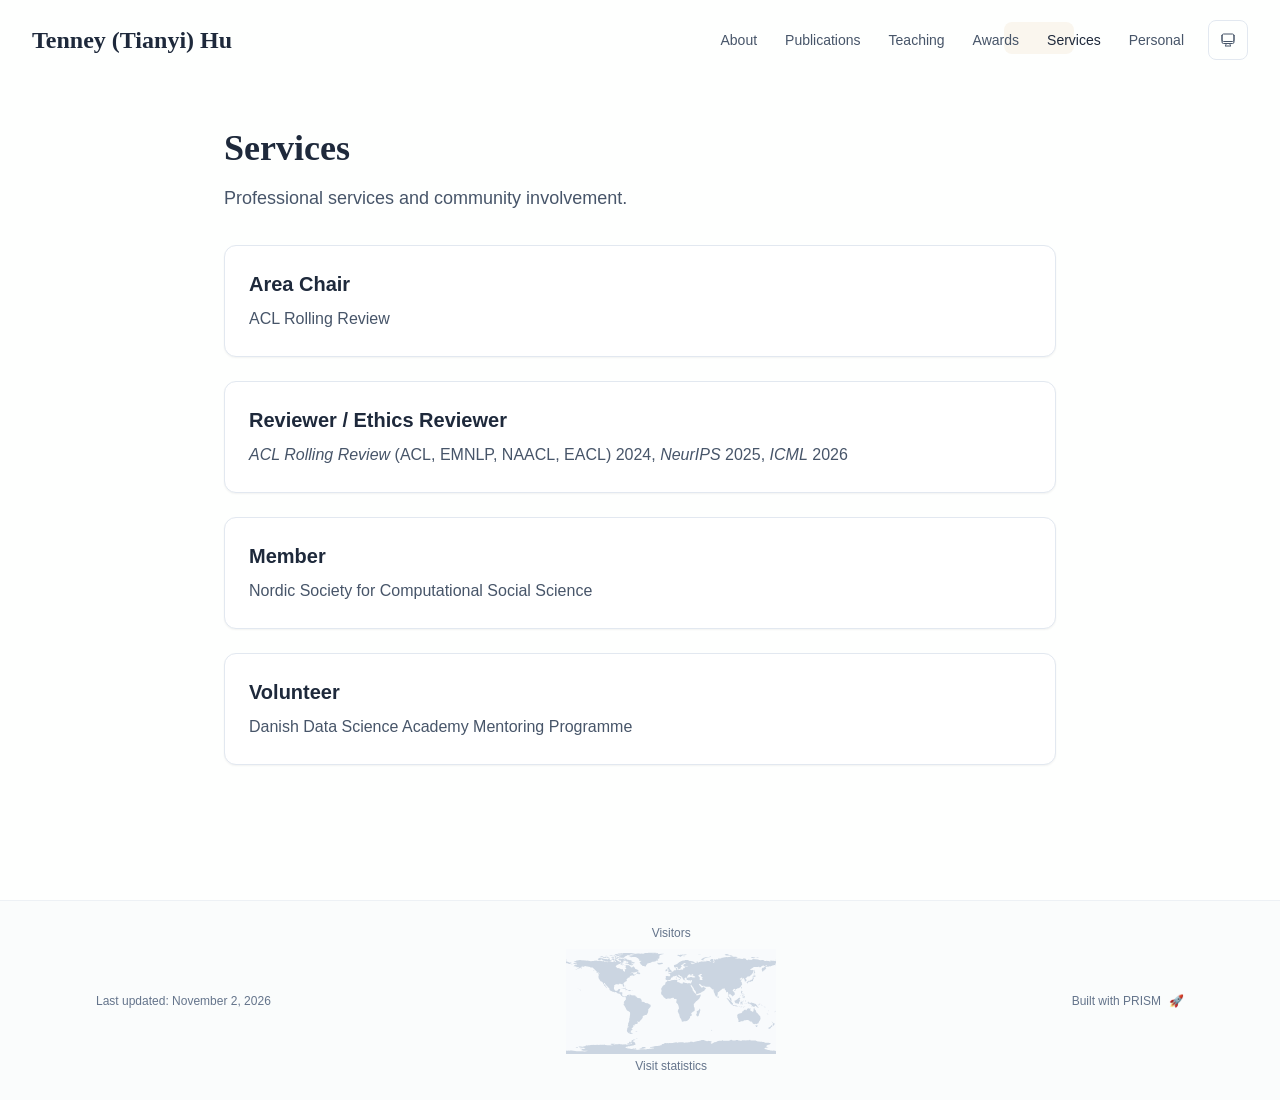
<file: services/index.html>
<!DOCTYPE html><!--tBl_cFNAzrPfrctLOhfGu--><html lang="en" class="scroll-smooth"><head><meta charSet="utf-8"/><meta name="viewport" content="width=device-width, initial-scale=1"/><link rel="stylesheet" href="/_next/static/css/1323167429cc407e.css" data-precedence="next"/><link rel="preload" as="script" fetchPriority="low" href="/_next/static/chunks/webpack-084ae6d53f03b7b3.js"/><script src="/_next/static/chunks/4bd1b696-c023c6e3521b1417.js" async=""></script><script src="/_next/static/chunks/255-dda36e826969d334.js" async=""></script><script src="/_next/static/chunks/main-app-a64afe714de69679.js" async=""></script><script src="/_next/static/chunks/615-4d3a2b0922041f0c.js" async=""></script><script src="/_next/static/chunks/619-9168df9c2a29b74b.js" async=""></script><script src="/_next/static/chunks/310-e331d309ebd695f5.js" async=""></script><script src="/_next/static/chunks/app/layout-2a6289e4efaa2893.js" async=""></script><script src="/_next/static/chunks/140-9014bc38c4061ade.js" async=""></script><script src="/_next/static/chunks/681-36ac2885563ea216.js" async=""></script><script src="/_next/static/chunks/app/%5Bslug%5D/page-c9423a92e198eb28.js" async=""></script><link rel="icon" href="/icon.svg" type="image/svg+xml"/><link rel="dns-prefetch" href="https://jialeliu.com"/><link rel="preconnect" href="https://jialeliu.com" crossorigin=""/><link rel="preload" as="font" type="font/woff2" href="https://jialeliu.com/fonts/georgiab.woff2" crossorigin=""/><title>Services | Tenney (Tianyi) Hu</title><meta name="description" content="Professional services and community involvement."/><meta name="author" content="Tianyi Hu"/><meta name="keywords" content="Tianyi Hu,PhD,Research,Aarhus University"/><meta name="creator" content="Tianyi Hu"/><meta name="publisher" content="Tianyi Hu"/><meta property="og:title" content="Tenney (Tianyi) Hu"/><meta property="og:description" content="PhD student at the Aarhus University."/><meta property="og:site_name" content="Tianyi Hu&#x27;s Academic Website"/><meta property="og:locale" content="en_US"/><meta property="og:type" content="website"/><meta name="twitter:card" content="summary"/><meta name="twitter:title" content="Tenney (Tianyi) Hu"/><meta name="twitter:description" content="PhD student at the Aarhus University."/><link rel="icon" href="/icon.svg"/><script>
              try {
                const theme = localStorage.getItem('theme-storage');
                const parsed = theme ? JSON.parse(theme) : null;
                const setting = parsed?.state?.theme || 'system';
                const prefersDark = typeof window !== 'undefined' && window.matchMedia && window.matchMedia('(prefers-color-scheme: dark)').matches;
                const effective = setting === 'dark' ? 'dark' : (setting === 'light' ? 'light' : (prefersDark ? 'dark' : 'light'));
                var root = document.documentElement;
                root.classList.add(effective);
                root.setAttribute('data-theme', effective);
              } catch (e) {
                var root = document.documentElement;
                root.classList.add('light');
                root.setAttribute('data-theme', 'light');
              }
            </script><script>
    try {
      const cfg = {"enabled":true,"locales":["en"],"defaultLocale":"en","mode":"auto","fixedLocale":"en","persist":true,"switcher":true,"labels":{"en":"English"}};
      const storageKey = 'locale-storage';
      const normalize = (value) => typeof value === 'string' ? value.trim().replace('_', '-').toLowerCase() : '';
      const matchLocale = (candidate) => {
        const normalized = normalize(candidate);
        if (!normalized) return null;
        if (cfg.locales.includes(normalized)) return normalized;
        const language = normalized.split('-')[0];
        if (cfg.locales.includes(language)) return language;
        return null;
      };

      let resolved = null;

      if (cfg.persist) {
        resolved = matchLocale(localStorage.getItem(storageKey));
      }

      if (!resolved) {
        if (cfg.mode === 'fixed') {
          resolved = cfg.fixedLocale;
        } else {
          resolved = matchLocale(navigator.language);
        }
      }

      if (!resolved) {
        resolved = cfg.defaultLocale;
      }

      const root = document.documentElement;
      root.lang = resolved;
      root.setAttribute('data-locale', resolved);

      if (cfg.persist) {
        localStorage.setItem(storageKey, resolved);
      }
    } catch (e) {
      const root = document.documentElement;
      root.lang = 'en';
      root.setAttribute('data-locale', 'en');
    }
  </script><script src="/_next/static/chunks/polyfills-42372ed130431b0a.js" noModule=""></script></head><body class="font-sans antialiased"><div hidden=""><!--$--><!--/$--></div><div style="visibility:hidden"><nav class="fixed top-0 left-0 right-0 z-50" data-headlessui-state=""><div class="transition-all duration-300 ease-out bg-transparent" style="transform:translateY(-100px)"><div class="max-w-7xl mx-auto px-4 sm:px-6 lg:px-8"><div class="flex justify-between items-center h-16 lg:h-20"><div class="flex-shrink-0" tabindex="0"><a class="text-xl lg:text-2xl font-serif font-semibold text-primary hover:text-accent transition-colors duration-200" href="/">Tenney (Tianyi) Hu</a></div><div class="hidden lg:block"><div class="ml-10 flex items-center space-x-3"><div class="relative flex items-baseline space-x-1"><a data-nav-href="/" class="relative px-3 py-2 text-sm font-medium rounded-lg transition-colors duration-150 text-neutral-600" href="/">About</a><a data-nav-href="/publications" class="relative px-3 py-2 text-sm font-medium rounded-lg transition-colors duration-150 text-neutral-600" href="/publications/">Publications</a><a data-nav-href="/teaching" class="relative px-3 py-2 text-sm font-medium rounded-lg transition-colors duration-150 text-neutral-600" href="/teaching/">Teaching</a><a data-nav-href="/awards" class="relative px-3 py-2 text-sm font-medium rounded-lg transition-colors duration-150 text-neutral-600" href="/awards/">Awards</a><a data-nav-href="/services" class="relative px-3 py-2 text-sm font-medium rounded-lg transition-colors duration-150 text-primary" href="/services/">Services</a><a data-nav-href="/personal" class="relative px-3 py-2 text-sm font-medium rounded-lg transition-colors duration-150 text-neutral-600" href="/personal/">Personal</a></div><div class="flex items-center justify-center w-10 h-10 rounded-lg border border-neutral-200 dark:border-[rgba(148,163,184,0.24)] bg-background dark:bg-neutral-800"><div class="w-4 h-4 rounded-full bg-neutral-300 animate-pulse"></div></div></div></div><div class="lg:hidden flex items-center space-x-2"><div class="flex items-center justify-center w-10 h-10 rounded-lg border border-neutral-200 dark:border-[rgba(148,163,184,0.24)] bg-background dark:bg-neutral-800"><div class="w-4 h-4 rounded-full bg-neutral-300 animate-pulse"></div></div><button class="inline-flex items-center justify-center p-2 rounded-md text-neutral-600 hover:text-primary hover:bg-neutral-100 dark:hover:bg-neutral-800 focus:outline-none focus:ring-2 focus:ring-inset focus:ring-accent transition-colors duration-200" id="headlessui-disclosure-button-_R_7pdb_" type="button" aria-expanded="false" data-headlessui-state=""><span class="sr-only">Open main menu</span><div><svg xmlns="http://www.w3.org/2000/svg" fill="none" viewBox="0 0 24 24" stroke-width="1.5" stroke="currentColor" aria-hidden="true" data-slot="icon" class="block h-6 w-6"><path stroke-linecap="round" stroke-linejoin="round" d="M3.75 6.75h16.5M3.75 12h16.5m-16.5 5.25h16.5"></path></svg></div></button></div></div></div></div></nav><main class="min-h-screen pt-16 lg:pt-20"><div class="max-w-4xl mx-auto px-4 sm:px-6 lg:px-8 py-12"><div style="opacity:0;transform:translateY(20px)"><div class="mb-8"><h1 class="text-4xl font-serif font-bold text-primary mb-4">Services</h1><div class="text-lg text-neutral-600 dark:text-neutral-500 max-w-2xl leading-relaxed"><p class="mb-3 last:mb-0">Professional services and community involvement.</p></div></div><div class="grid gap-6"><div class="bg-white dark:bg-neutral-900 p-6 rounded-xl shadow-sm border border-neutral-200 dark:border-neutral-800 hover:shadow-lg transition-all duration-200 hover:scale-[1.01]" style="opacity:0;transform:translateY(20px)"><div class="flex justify-between items-start mb-2"><h3 class="text-xl font-semibold text-primary">Area Chair</h3></div><div class="text-base text-neutral-600 dark:text-neutral-500 leading-relaxed"><p class="mb-3 last:mb-0">ACL Rolling Review</p></div></div><div class="bg-white dark:bg-neutral-900 p-6 rounded-xl shadow-sm border border-neutral-200 dark:border-neutral-800 hover:shadow-lg transition-all duration-200 hover:scale-[1.01]" style="opacity:0;transform:translateY(20px)"><div class="flex justify-between items-start mb-2"><h3 class="text-xl font-semibold text-primary">Reviewer / Ethics Reviewer</h3></div><div class="text-base text-neutral-600 dark:text-neutral-500 leading-relaxed"><p class="mb-3 last:mb-0"><em class="italic">ACL Rolling Review</em> (ACL, EMNLP, NAACL, EACL) 2024, <em class="italic">NeurIPS</em> 2025, <em class="italic">ICML</em> 2026</p></div></div><div class="bg-white dark:bg-neutral-900 p-6 rounded-xl shadow-sm border border-neutral-200 dark:border-neutral-800 hover:shadow-lg transition-all duration-200 hover:scale-[1.01]" style="opacity:0;transform:translateY(20px)"><div class="flex justify-between items-start mb-2"><h3 class="text-xl font-semibold text-primary">Member</h3></div><div class="text-base text-neutral-600 dark:text-neutral-500 leading-relaxed"><p class="mb-3 last:mb-0">Nordic Society for Computational Social Science</p></div></div><div class="bg-white dark:bg-neutral-900 p-6 rounded-xl shadow-sm border border-neutral-200 dark:border-neutral-800 hover:shadow-lg transition-all duration-200 hover:scale-[1.01]" style="opacity:0;transform:translateY(20px)"><div class="flex justify-between items-start mb-2"><h3 class="text-xl font-semibold text-primary">Volunteer</h3></div><div class="text-base text-neutral-600 dark:text-neutral-500 leading-relaxed"><p class="mb-3 last:mb-0">Danish Data Science Academy Mentoring Programme</p></div></div></div></div></div><!--$--><!--/$--></main><footer class="border-t border-neutral-200/50 bg-neutral-50/50 dark:bg-neutral-900/50 dark:border-neutral-700/50"><div class="max-w-6xl mx-auto px-4 sm:px-6 lg:px-8 py-6"><div class="flex flex-col sm:flex-row justify-between items-center gap-2"><p class="text-xs text-neutral-500">Last updated<!-- -->: <!-- -->November 2, 2026</p><section aria-label="Visitor locations and visit count" class="flex-shrink-0 text-xs text-neutral-500" style="width:210px;max-width:100%;text-align:center"><p class="text-xs font-medium text-neutral-500 mb-2">Visitors</p><a id="site-visitor-map" href="https://www.supercounters.com/stats/1740170" target="_blank" rel="noopener noreferrer" aria-label="Approximate visitor locations. Open visitor statistics." title="Approximate visitor locations" style="display:block;position:relative;width:210px;height:105px;background-image:url(/assets/visitor-world.svg);background-repeat:no-repeat;background-position:center;background-size:210px 105px"></a><div id="site-visitor-count" style="min-height:18px;margin-top:4px"><a id="site-visitor-fallback" href="https://www.supercounters.com/stats/1740171" target="_blank" rel="noopener noreferrer" class="text-xs text-neutral-500 hover:text-accent">Visit statistics</a></div></section><p class="text-xs text-neutral-500 flex items-center"><a href="https://github.com/xyjoey/PRISM" target="_blank" rel="noopener noreferrer">Built with PRISM</a><span class="ml-2">🚀</span></p></div></div></footer></div><script src="/_next/static/chunks/webpack-084ae6d53f03b7b3.js" id="_R_" async=""></script><script>(self.__next_f=self.__next_f||[]).push([0])</script><script>self.__next_f.push([1,"1:\"$Sreact.fragment\"\n3:I[7558,[\"615\",\"static/chunks/615-4d3a2b0922041f0c.js\",\"619\",\"static/chunks/619-9168df9c2a29b74b.js\",\"310\",\"static/chunks/310-e331d309ebd695f5.js\",\"177\",\"static/chunks/app/layout-2a6289e4efaa2893.js\"],\"ThemeProvider\"]\n4:I[611,[\"615\",\"static/chunks/615-4d3a2b0922041f0c.js\",\"619\",\"static/chunks/619-9168df9c2a29b74b.js\",\"310\",\"static/chunks/310-e331d309ebd695f5.js\",\"177\",\"static/chunks/app/layout-2a6289e4efaa2893.js\"],\"LocaleProvider\"]\n5:I[552,[\"615\",\"static/chunks/615-4d3a2b0922041f0c.js\",\"619\",\"static/chunks/619-9168df9c2a29b74b.js\",\"310\",\"static/chunks/310-e331d309ebd695f5.js\",\"177\",\"static/chunks/app/layout-2a6289e4efaa2893.js\"],\"default\"]\nb:I[7150,[],\"\"]\n:HL[\"/_next/static/css/1323167429cc407e.css\",\"style\"]\n2:T57d,"])</script><script>self.__next_f.push([1,"\n    try {\n      const cfg = {\"enabled\":true,\"locales\":[\"en\"],\"defaultLocale\":\"en\",\"mode\":\"auto\",\"fixedLocale\":\"en\",\"persist\":true,\"switcher\":true,\"labels\":{\"en\":\"English\"}};\n      const storageKey = 'locale-storage';\n      const normalize = (value) => typeof value === 'string' ? value.trim().replace('_', '-').toLowerCase() : '';\n      const matchLocale = (candidate) => {\n        const normalized = normalize(candidate);\n        if (!normalized) return null;\n        if (cfg.locales.includes(normalized)) return normalized;\n        const language = normalized.split('-')[0];\n        if (cfg.locales.includes(language)) return language;\n        return null;\n      };\n\n      let resolved = null;\n\n      if (cfg.persist) {\n        resolved = matchLocale(localStorage.getItem(storageKey));\n      }\n\n      if (!resolved) {\n        if (cfg.mode === 'fixed') {\n          resolved = cfg.fixedLocale;\n        } else {\n          resolved = matchLocale(navigator.language);\n        }\n      }\n\n      if (!resolved) {\n        resolved = cfg.defaultLocale;\n      }\n\n      const root = document.documentElement;\n      root.lang = resolved;\n      root.setAttribute('data-locale', resolved);\n\n      if (cfg.persist) {\n        localStorage.setItem(storageKey, resolved);\n      }\n    } catch (e) {\n      const root = document.documentElement;\n      root.lang = 'en';\n      root.setAttribute('data-locale', 'en');\n    }\n  "])</script><script>self.__next_f.push([1,"0:{\"P\":null,\"b\":\"tBl_cFNAzrPfrctLOhfGu\",\"p\":\"\",\"c\":[\"\",\"services\",\"\"],\"i\":false,\"f\":[[[\"\",{\"children\":[[\"slug\",\"services\",\"d\"],{\"children\":[\"__PAGE__\",{}]}]},\"$undefined\",\"$undefined\",true],[\"\",[\"$\",\"$1\",\"c\",{\"children\":[[[\"$\",\"link\",\"0\",{\"rel\":\"stylesheet\",\"href\":\"/_next/static/css/1323167429cc407e.css\",\"precedence\":\"next\",\"crossOrigin\":\"$undefined\",\"nonce\":\"$undefined\"}]],[\"$\",\"html\",null,{\"lang\":\"en\",\"className\":\"scroll-smooth\",\"suppressHydrationWarning\":true,\"children\":[[\"$\",\"head\",null,{\"children\":[[\"$\",\"link\",null,{\"rel\":\"icon\",\"href\":\"/icon.svg\",\"type\":\"image/svg+xml\"}],[\"$\",\"link\",null,{\"rel\":\"dns-prefetch\",\"href\":\"https://jialeliu.com\"}],[\"$\",\"link\",null,{\"rel\":\"preconnect\",\"href\":\"https://jialeliu.com\",\"crossOrigin\":\"\"}],[\"$\",\"link\",null,{\"rel\":\"preload\",\"as\":\"font\",\"type\":\"font/woff2\",\"href\":\"https://jialeliu.com/fonts/georgiab.woff2\",\"crossOrigin\":\"\"}],[\"$\",\"script\",null,{\"dangerouslySetInnerHTML\":{\"__html\":\"\\n              try {\\n                const theme = localStorage.getItem('theme-storage');\\n                const parsed = theme ? JSON.parse(theme) : null;\\n                const setting = parsed?.state?.theme || 'system';\\n                const prefersDark = typeof window !== 'undefined' && window.matchMedia && window.matchMedia('(prefers-color-scheme: dark)').matches;\\n                const effective = setting === 'dark' ? 'dark' : (setting === 'light' ? 'light' : (prefersDark ? 'dark' : 'light'));\\n                var root = document.documentElement;\\n                root.classList.add(effective);\\n                root.setAttribute('data-theme', effective);\\n              } catch (e) {\\n                var root = document.documentElement;\\n                root.classList.add('light');\\n                root.setAttribute('data-theme', 'light');\\n              }\\n            \"}}],[\"$\",\"script\",null,{\"dangerouslySetInnerHTML\":{\"__html\":\"$2\"}}]]}],[\"$\",\"body\",null,{\"className\":\"font-sans antialiased\",\"children\":[\"$\",\"$L3\",null,{\"children\":[\"$\",\"$L4\",null,{\"config\":{\"enabled\":true,\"locales\":[\"en\"],\"defaultLocale\":\"en\",\"mode\":\"auto\",\"fixedLocale\":\"en\",\"persist\":true,\"switcher\":true,\"labels\":{\"en\":\"English\"}},\"children\":[[\"$\",\"$L5\",null,{\"items\":[{\"title\":\"About\",\"type\":\"page\",\"target\":\"about\",\"href\":\"/\"},{\"title\":\"Publications\",\"type\":\"page\",\"target\":\"publications\",\"href\":\"/publications\"},{\"title\":\"Teaching\",\"type\":\"page\",\"target\":\"teaching\",\"href\":\"/teaching\"},{\"title\":\"Awards\",\"type\":\"page\",\"target\":\"awards\",\"href\":\"/awards\"},{\"title\":\"Services\",\"type\":\"page\",\"target\":\"services\",\"href\":\"/services\"},{\"title\":\"Personal\",\"type\":\"page\",\"target\":\"personal\",\"href\":\"/personal\"}],\"siteTitle\":\"Tenney (Tianyi) Hu\",\"enableOnePageMode\":false,\"i18n\":\"$0:f:0:1:1:props:children:1:props:children:1:props:children:props:children:props:config\",\"itemsByLocale\":{\"en\":[{\"title\":\"About\",\"type\":\"page\",\"target\":\"about\",\"href\":\"/\"},{\"title\":\"Publications\",\"type\":\"page\",\"target\":\"publications\",\"href\":\"/publications\"},{\"title\":\"Teaching\",\"type\":\"page\",\"target\":\"teaching\",\"href\":\"/teaching\"},{\"title\":\"Awards\",\"type\":\"page\",\"target\":\"awards\",\"href\":\"/awards\"},{\"title\":\"Services\",\"type\":\"page\",\"target\":\"services\",\"href\":\"/services\"},{\"title\":\"Personal\",\"type\":\"page\",\"target\":\"personal\",\"href\":\"/personal\"}]},\"siteTitleByLocale\":{\"en\":\"Tenney (Tianyi) Hu\"}}],\"$L6\",\"$L7\"]}]}]}]]}]]}],{\"children\":[[\"slug\",\"services\",\"d\"],\"$L8\",{\"children\":[\"__PAGE__\",\"$L9\",{},null,false]},null,false]},null,false],\"$La\",false]],\"m\":\"$undefined\",\"G\":[\"$b\",[]],\"s\":false,\"S\":true}\n"])</script><script>self.__next_f.push([1,"c:I[9766,[],\"\"]\nd:I[8924,[],\"\"]\ne:I[7923,[\"615\",\"static/chunks/615-4d3a2b0922041f0c.js\",\"619\",\"static/chunks/619-9168df9c2a29b74b.js\",\"310\",\"static/chunks/310-e331d309ebd695f5.js\",\"177\",\"static/chunks/app/layout-2a6289e4efaa2893.js\"],\"default\"]\n10:I[4431,[],\"OutletBoundary\"]\n12:I[5278,[],\"AsyncMetadataOutlet\"]\n14:I[4431,[],\"ViewportBoundary\"]\n16:I[4431,[],\"MetadataBoundary\"]\n17:\"$Sreact.suspense\"\n"])</script><script>self.__next_f.push([1,"6:[\"$\",\"main\",null,{\"className\":\"min-h-screen pt-16 lg:pt-20\",\"children\":[\"$\",\"$Lc\",null,{\"parallelRouterKey\":\"children\",\"error\":\"$undefined\",\"errorStyles\":\"$undefined\",\"errorScripts\":\"$undefined\",\"template\":[\"$\",\"$Ld\",null,{}],\"templateStyles\":\"$undefined\",\"templateScripts\":\"$undefined\",\"notFound\":[[[\"$\",\"title\",null,{\"children\":\"404: This page could not be found.\"}],[\"$\",\"div\",null,{\"style\":{\"fontFamily\":\"system-ui,\\\"Segoe UI\\\",Roboto,Helvetica,Arial,sans-serif,\\\"Apple Color Emoji\\\",\\\"Segoe UI Emoji\\\"\",\"height\":\"100vh\",\"textAlign\":\"center\",\"display\":\"flex\",\"flexDirection\":\"column\",\"alignItems\":\"center\",\"justifyContent\":\"center\"},\"children\":[\"$\",\"div\",null,{\"children\":[[\"$\",\"style\",null,{\"dangerouslySetInnerHTML\":{\"__html\":\"body{color:#000;background:#fff;margin:0}.next-error-h1{border-right:1px solid rgba(0,0,0,.3)}@media (prefers-color-scheme:dark){body{color:#fff;background:#000}.next-error-h1{border-right:1px solid rgba(255,255,255,.3)}}\"}}],[\"$\",\"h1\",null,{\"className\":\"next-error-h1\",\"style\":{\"display\":\"inline-block\",\"margin\":\"0 20px 0 0\",\"padding\":\"0 23px 0 0\",\"fontSize\":24,\"fontWeight\":500,\"verticalAlign\":\"top\",\"lineHeight\":\"49px\"},\"children\":404}],[\"$\",\"div\",null,{\"style\":{\"display\":\"inline-block\"},\"children\":[\"$\",\"h2\",null,{\"style\":{\"fontSize\":14,\"fontWeight\":400,\"lineHeight\":\"49px\",\"margin\":0},\"children\":\"This page could not be found.\"}]}]]}]}]],[]],\"forbidden\":\"$undefined\",\"unauthorized\":\"$undefined\"}]}]\n"])</script><script>self.__next_f.push([1,"7:[\"$\",\"$Le\",null,{\"lastUpdated\":\"November 2, 2026\",\"lastUpdatedByLocale\":{\"en\":\"November 2, 2026\"},\"defaultLocale\":\"en\"}]\n8:[\"$\",\"$1\",\"c\",{\"children\":[null,[\"$\",\"$Lc\",null,{\"parallelRouterKey\":\"children\",\"error\":\"$undefined\",\"errorStyles\":\"$undefined\",\"errorScripts\":\"$undefined\",\"template\":[\"$\",\"$Ld\",null,{}],\"templateStyles\":\"$undefined\",\"templateScripts\":\"$undefined\",\"notFound\":\"$undefined\",\"forbidden\":\"$undefined\",\"unauthorized\":\"$undefined\"}]]}]\n9:[\"$\",\"$1\",\"c\",{\"children\":[\"$Lf\",null,[\"$\",\"$L10\",null,{\"children\":[\"$L11\",[\"$\",\"$L12\",null,{\"promise\":\"$@13\"}]]}]]}]\na:[\"$\",\"$1\",\"h\",{\"children\":[null,[[\"$\",\"$L14\",null,{\"children\":\"$L15\"}],null],[\"$\",\"$L16\",null,{\"children\":[\"$\",\"div\",null,{\"hidden\":true,\"children\":[\"$\",\"$17\",null,{\"fallback\":null,\"children\":\"$L18\"}]}]}]]}]\n"])</script><script>self.__next_f.push([1,"19:I[5421,[\"615\",\"static/chunks/615-4d3a2b0922041f0c.js\",\"140\",\"static/chunks/140-9014bc38c4061ade.js\",\"681\",\"static/chunks/681-36ac2885563ea216.js\",\"182\",\"static/chunks/app/%5Bslug%5D/page-c9423a92e198eb28.js\"],\"default\"]\nf:[\"$\",\"$L19\",null,{\"dataByLocale\":{\"en\":{\"type\":\"card\",\"config\":{\"type\":\"card\",\"title\":\"Services\",\"description\":\"Professional services and community involvement.\",\"items\":[{\"title\":\"Area Chair\",\"content\":\"ACL Rolling Review\"},{\"title\":\"Reviewer / Ethics Reviewer\",\"content\":\"*ACL Rolling Review* (ACL, EMNLP, NAACL, EACL) 2024, *NeurIPS* 2025, *ICML* 2026\"},{\"title\":\"Member\",\"content\":\"Nordic Society for Computational Social Science\"},{\"title\":\"Volunteer\",\"content\":\"Danish Data Science Academy Mentoring Programme\"}]}}},\"defaultLocale\":\"en\"}]\n"])</script><script>self.__next_f.push([1,"15:[[\"$\",\"meta\",\"0\",{\"charSet\":\"utf-8\"}],[\"$\",\"meta\",\"1\",{\"name\":\"viewport\",\"content\":\"width=device-width, initial-scale=1\"}]]\n11:null\n"])</script><script>self.__next_f.push([1,"1a:I[622,[],\"IconMark\"]\n"])</script><script>self.__next_f.push([1,"13:{\"metadata\":[[\"$\",\"title\",\"0\",{\"children\":\"Services | Tenney (Tianyi) Hu\"}],[\"$\",\"meta\",\"1\",{\"name\":\"description\",\"content\":\"Professional services and community involvement.\"}],[\"$\",\"meta\",\"2\",{\"name\":\"author\",\"content\":\"Tianyi Hu\"}],[\"$\",\"meta\",\"3\",{\"name\":\"keywords\",\"content\":\"Tianyi Hu,PhD,Research,Aarhus University\"}],[\"$\",\"meta\",\"4\",{\"name\":\"creator\",\"content\":\"Tianyi Hu\"}],[\"$\",\"meta\",\"5\",{\"name\":\"publisher\",\"content\":\"Tianyi Hu\"}],[\"$\",\"meta\",\"6\",{\"property\":\"og:title\",\"content\":\"Tenney (Tianyi) Hu\"}],[\"$\",\"meta\",\"7\",{\"property\":\"og:description\",\"content\":\"PhD student at the Aarhus University.\"}],[\"$\",\"meta\",\"8\",{\"property\":\"og:site_name\",\"content\":\"Tianyi Hu's Academic Website\"}],[\"$\",\"meta\",\"9\",{\"property\":\"og:locale\",\"content\":\"en_US\"}],[\"$\",\"meta\",\"10\",{\"property\":\"og:type\",\"content\":\"website\"}],[\"$\",\"meta\",\"11\",{\"name\":\"twitter:card\",\"content\":\"summary\"}],[\"$\",\"meta\",\"12\",{\"name\":\"twitter:title\",\"content\":\"Tenney (Tianyi) Hu\"}],[\"$\",\"meta\",\"13\",{\"name\":\"twitter:description\",\"content\":\"PhD student at the Aarhus University.\"}],[\"$\",\"link\",\"14\",{\"rel\":\"icon\",\"href\":\"/icon.svg\"}],[\"$\",\"$L1a\",\"15\",{}]],\"error\":null,\"digest\":\"$undefined\"}\n"])</script><script>self.__next_f.push([1,"18:\"$13:metadata\"\n"])</script></body></html>
</file>
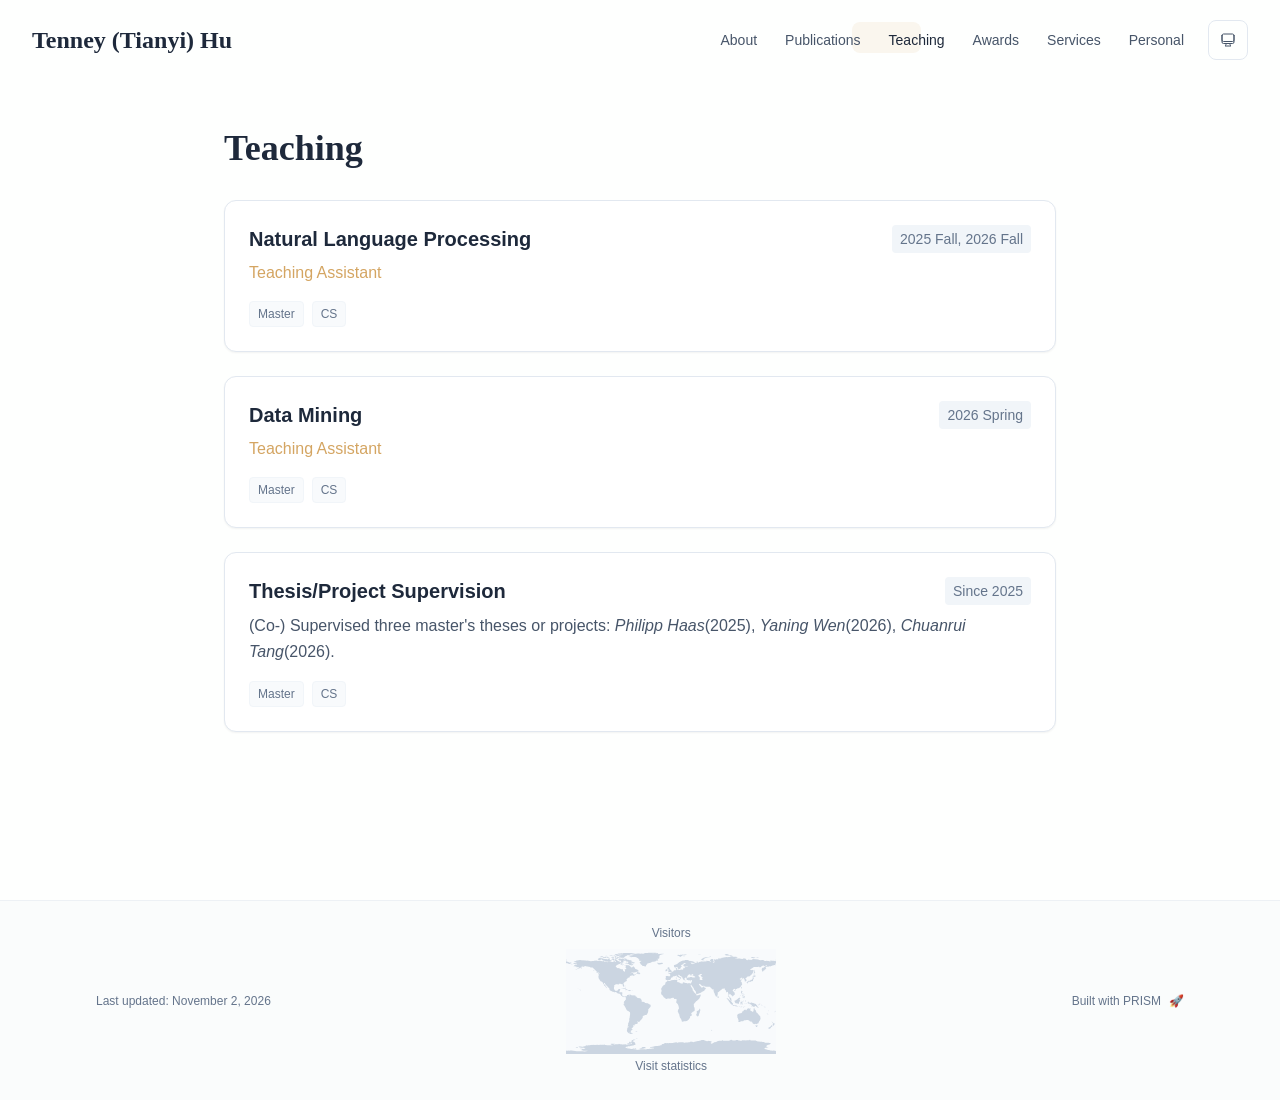
<file: teaching/index.html>
<!DOCTYPE html><!--tBl_cFNAzrPfrctLOhfGu--><html lang="en" class="scroll-smooth"><head><meta charSet="utf-8"/><meta name="viewport" content="width=device-width, initial-scale=1"/><link rel="stylesheet" href="/_next/static/css/1323167429cc407e.css" data-precedence="next"/><link rel="preload" as="script" fetchPriority="low" href="/_next/static/chunks/webpack-084ae6d53f03b7b3.js"/><script src="/_next/static/chunks/4bd1b696-c023c6e3521b1417.js" async=""></script><script src="/_next/static/chunks/255-dda36e826969d334.js" async=""></script><script src="/_next/static/chunks/main-app-a64afe714de69679.js" async=""></script><script src="/_next/static/chunks/615-4d3a2b0922041f0c.js" async=""></script><script src="/_next/static/chunks/619-9168df9c2a29b74b.js" async=""></script><script src="/_next/static/chunks/310-e331d309ebd695f5.js" async=""></script><script src="/_next/static/chunks/app/layout-2a6289e4efaa2893.js" async=""></script><script src="/_next/static/chunks/140-9014bc38c4061ade.js" async=""></script><script src="/_next/static/chunks/681-36ac2885563ea216.js" async=""></script><script src="/_next/static/chunks/app/%5Bslug%5D/page-c9423a92e198eb28.js" async=""></script><link rel="icon" href="/icon.svg" type="image/svg+xml"/><link rel="dns-prefetch" href="https://jialeliu.com"/><link rel="preconnect" href="https://jialeliu.com" crossorigin=""/><link rel="preload" as="font" type="font/woff2" href="https://jialeliu.com/fonts/georgiab.woff2" crossorigin=""/><title>Teaching | Tenney (Tianyi) Hu</title><meta name="author" content="Tianyi Hu"/><meta name="keywords" content="Tianyi Hu,PhD,Research,Aarhus University"/><meta name="creator" content="Tianyi Hu"/><meta name="publisher" content="Tianyi Hu"/><meta property="og:title" content="Tenney (Tianyi) Hu"/><meta property="og:description" content="PhD student at the Aarhus University."/><meta property="og:site_name" content="Tianyi Hu&#x27;s Academic Website"/><meta property="og:locale" content="en_US"/><meta property="og:type" content="website"/><meta name="twitter:card" content="summary"/><meta name="twitter:title" content="Tenney (Tianyi) Hu"/><meta name="twitter:description" content="PhD student at the Aarhus University."/><link rel="icon" href="/icon.svg"/><script>
              try {
                const theme = localStorage.getItem('theme-storage');
                const parsed = theme ? JSON.parse(theme) : null;
                const setting = parsed?.state?.theme || 'system';
                const prefersDark = typeof window !== 'undefined' && window.matchMedia && window.matchMedia('(prefers-color-scheme: dark)').matches;
                const effective = setting === 'dark' ? 'dark' : (setting === 'light' ? 'light' : (prefersDark ? 'dark' : 'light'));
                var root = document.documentElement;
                root.classList.add(effective);
                root.setAttribute('data-theme', effective);
              } catch (e) {
                var root = document.documentElement;
                root.classList.add('light');
                root.setAttribute('data-theme', 'light');
              }
            </script><script>
    try {
      const cfg = {"enabled":true,"locales":["en"],"defaultLocale":"en","mode":"auto","fixedLocale":"en","persist":true,"switcher":true,"labels":{"en":"English"}};
      const storageKey = 'locale-storage';
      const normalize = (value) => typeof value === 'string' ? value.trim().replace('_', '-').toLowerCase() : '';
      const matchLocale = (candidate) => {
        const normalized = normalize(candidate);
        if (!normalized) return null;
        if (cfg.locales.includes(normalized)) return normalized;
        const language = normalized.split('-')[0];
        if (cfg.locales.includes(language)) return language;
        return null;
      };

      let resolved = null;

      if (cfg.persist) {
        resolved = matchLocale(localStorage.getItem(storageKey));
      }

      if (!resolved) {
        if (cfg.mode === 'fixed') {
          resolved = cfg.fixedLocale;
        } else {
          resolved = matchLocale(navigator.language);
        }
      }

      if (!resolved) {
        resolved = cfg.defaultLocale;
      }

      const root = document.documentElement;
      root.lang = resolved;
      root.setAttribute('data-locale', resolved);

      if (cfg.persist) {
        localStorage.setItem(storageKey, resolved);
      }
    } catch (e) {
      const root = document.documentElement;
      root.lang = 'en';
      root.setAttribute('data-locale', 'en');
    }
  </script><script src="/_next/static/chunks/polyfills-42372ed130431b0a.js" noModule=""></script></head><body class="font-sans antialiased"><div hidden=""><!--$--><!--/$--></div><div style="visibility:hidden"><nav class="fixed top-0 left-0 right-0 z-50" data-headlessui-state=""><div class="transition-all duration-300 ease-out bg-transparent" style="transform:translateY(-100px)"><div class="max-w-7xl mx-auto px-4 sm:px-6 lg:px-8"><div class="flex justify-between items-center h-16 lg:h-20"><div class="flex-shrink-0" tabindex="0"><a class="text-xl lg:text-2xl font-serif font-semibold text-primary hover:text-accent transition-colors duration-200" href="/">Tenney (Tianyi) Hu</a></div><div class="hidden lg:block"><div class="ml-10 flex items-center space-x-3"><div class="relative flex items-baseline space-x-1"><a data-nav-href="/" class="relative px-3 py-2 text-sm font-medium rounded-lg transition-colors duration-150 text-neutral-600" href="/">About</a><a data-nav-href="/publications" class="relative px-3 py-2 text-sm font-medium rounded-lg transition-colors duration-150 text-neutral-600" href="/publications/">Publications</a><a data-nav-href="/teaching" class="relative px-3 py-2 text-sm font-medium rounded-lg transition-colors duration-150 text-primary" href="/teaching/">Teaching</a><a data-nav-href="/awards" class="relative px-3 py-2 text-sm font-medium rounded-lg transition-colors duration-150 text-neutral-600" href="/awards/">Awards</a><a data-nav-href="/services" class="relative px-3 py-2 text-sm font-medium rounded-lg transition-colors duration-150 text-neutral-600" href="/services/">Services</a><a data-nav-href="/personal" class="relative px-3 py-2 text-sm font-medium rounded-lg transition-colors duration-150 text-neutral-600" href="/personal/">Personal</a></div><div class="flex items-center justify-center w-10 h-10 rounded-lg border border-neutral-200 dark:border-[rgba(148,163,184,0.24)] bg-background dark:bg-neutral-800"><div class="w-4 h-4 rounded-full bg-neutral-300 animate-pulse"></div></div></div></div><div class="lg:hidden flex items-center space-x-2"><div class="flex items-center justify-center w-10 h-10 rounded-lg border border-neutral-200 dark:border-[rgba(148,163,184,0.24)] bg-background dark:bg-neutral-800"><div class="w-4 h-4 rounded-full bg-neutral-300 animate-pulse"></div></div><button class="inline-flex items-center justify-center p-2 rounded-md text-neutral-600 hover:text-primary hover:bg-neutral-100 dark:hover:bg-neutral-800 focus:outline-none focus:ring-2 focus:ring-inset focus:ring-accent transition-colors duration-200" id="headlessui-disclosure-button-_R_7pdb_" type="button" aria-expanded="false" data-headlessui-state=""><span class="sr-only">Open main menu</span><div><svg xmlns="http://www.w3.org/2000/svg" fill="none" viewBox="0 0 24 24" stroke-width="1.5" stroke="currentColor" aria-hidden="true" data-slot="icon" class="block h-6 w-6"><path stroke-linecap="round" stroke-linejoin="round" d="M3.75 6.75h16.5M3.75 12h16.5m-16.5 5.25h16.5"></path></svg></div></button></div></div></div></div></nav><main class="min-h-screen pt-16 lg:pt-20"><div class="max-w-4xl mx-auto px-4 sm:px-6 lg:px-8 py-12"><div style="opacity:0;transform:translateY(20px)"><div class="mb-8"><h1 class="text-4xl font-serif font-bold text-primary mb-4">Teaching</h1></div><div class="grid gap-6"><div class="bg-white dark:bg-neutral-900 p-6 rounded-xl shadow-sm border border-neutral-200 dark:border-neutral-800 hover:shadow-lg transition-all duration-200 hover:scale-[1.01]" style="opacity:0;transform:translateY(20px)"><div class="flex justify-between items-start mb-2"><h3 class="text-xl font-semibold text-primary">Natural Language Processing</h3><span class="text-sm text-neutral-500 font-medium bg-neutral-100 dark:bg-neutral-800 px-2 py-1 rounded">2025 Fall, 2026 Fall</span></div><p class="text-base text-accent font-medium mb-3">Teaching Assistant</p><div class="flex flex-wrap gap-2 mt-4"><span class="text-xs text-neutral-500 bg-neutral-50 dark:bg-neutral-800/50 px-2 py-1 rounded border border-neutral-100 dark:border-neutral-800">Master</span><span class="text-xs text-neutral-500 bg-neutral-50 dark:bg-neutral-800/50 px-2 py-1 rounded border border-neutral-100 dark:border-neutral-800">CS</span></div></div><div class="bg-white dark:bg-neutral-900 p-6 rounded-xl shadow-sm border border-neutral-200 dark:border-neutral-800 hover:shadow-lg transition-all duration-200 hover:scale-[1.01]" style="opacity:0;transform:translateY(20px)"><div class="flex justify-between items-start mb-2"><h3 class="text-xl font-semibold text-primary">Data Mining</h3><span class="text-sm text-neutral-500 font-medium bg-neutral-100 dark:bg-neutral-800 px-2 py-1 rounded">2026 Spring</span></div><p class="text-base text-accent font-medium mb-3">Teaching Assistant</p><div class="flex flex-wrap gap-2 mt-4"><span class="text-xs text-neutral-500 bg-neutral-50 dark:bg-neutral-800/50 px-2 py-1 rounded border border-neutral-100 dark:border-neutral-800">Master</span><span class="text-xs text-neutral-500 bg-neutral-50 dark:bg-neutral-800/50 px-2 py-1 rounded border border-neutral-100 dark:border-neutral-800">CS</span></div></div><div class="bg-white dark:bg-neutral-900 p-6 rounded-xl shadow-sm border border-neutral-200 dark:border-neutral-800 hover:shadow-lg transition-all duration-200 hover:scale-[1.01]" style="opacity:0;transform:translateY(20px)"><div class="flex justify-between items-start mb-2"><h3 class="text-xl font-semibold text-primary">Thesis/Project Supervision</h3><span class="text-sm text-neutral-500 font-medium bg-neutral-100 dark:bg-neutral-800 px-2 py-1 rounded">Since 2025</span></div><div class="text-base text-neutral-600 dark:text-neutral-500 leading-relaxed"><p class="mb-3 last:mb-0">(Co-) Supervised three master&#x27;s theses or projects: <em class="italic">Philipp Haas</em>(2025), <em class="italic">Yaning Wen</em>(2026), <em class="italic">Chuanrui Tang</em>(2026).</p></div><div class="flex flex-wrap gap-2 mt-4"><span class="text-xs text-neutral-500 bg-neutral-50 dark:bg-neutral-800/50 px-2 py-1 rounded border border-neutral-100 dark:border-neutral-800">Master</span><span class="text-xs text-neutral-500 bg-neutral-50 dark:bg-neutral-800/50 px-2 py-1 rounded border border-neutral-100 dark:border-neutral-800">CS</span></div></div></div></div></div><!--$--><!--/$--></main><footer class="border-t border-neutral-200/50 bg-neutral-50/50 dark:bg-neutral-900/50 dark:border-neutral-700/50"><div class="max-w-6xl mx-auto px-4 sm:px-6 lg:px-8 py-6"><div class="flex flex-col sm:flex-row justify-between items-center gap-2"><p class="text-xs text-neutral-500">Last updated<!-- -->: <!-- -->November 2, 2026</p><section aria-label="Visitor locations and visit count" class="flex-shrink-0 text-xs text-neutral-500" style="width:210px;max-width:100%;text-align:center"><p class="text-xs font-medium text-neutral-500 mb-2">Visitors</p><a id="site-visitor-map" href="https://www.supercounters.com/stats/1740170" target="_blank" rel="noopener noreferrer" aria-label="Approximate visitor locations. Open visitor statistics." title="Approximate visitor locations" style="display:block;position:relative;width:210px;height:105px;background-image:url(/assets/visitor-world.svg);background-repeat:no-repeat;background-position:center;background-size:210px 105px"></a><div id="site-visitor-count" style="min-height:18px;margin-top:4px"><a id="site-visitor-fallback" href="https://www.supercounters.com/stats/1740171" target="_blank" rel="noopener noreferrer" class="text-xs text-neutral-500 hover:text-accent">Visit statistics</a></div></section><p class="text-xs text-neutral-500 flex items-center"><a href="https://github.com/xyjoey/PRISM" target="_blank" rel="noopener noreferrer">Built with PRISM</a><span class="ml-2">🚀</span></p></div></div></footer></div><script src="/_next/static/chunks/webpack-084ae6d53f03b7b3.js" id="_R_" async=""></script><script>(self.__next_f=self.__next_f||[]).push([0])</script><script>self.__next_f.push([1,"1:\"$Sreact.fragment\"\n3:I[7558,[\"615\",\"static/chunks/615-4d3a2b0922041f0c.js\",\"619\",\"static/chunks/619-9168df9c2a29b74b.js\",\"310\",\"static/chunks/310-e331d309ebd695f5.js\",\"177\",\"static/chunks/app/layout-2a6289e4efaa2893.js\"],\"ThemeProvider\"]\n4:I[611,[\"615\",\"static/chunks/615-4d3a2b0922041f0c.js\",\"619\",\"static/chunks/619-9168df9c2a29b74b.js\",\"310\",\"static/chunks/310-e331d309ebd695f5.js\",\"177\",\"static/chunks/app/layout-2a6289e4efaa2893.js\"],\"LocaleProvider\"]\n5:I[552,[\"615\",\"static/chunks/615-4d3a2b0922041f0c.js\",\"619\",\"static/chunks/619-9168df9c2a29b74b.js\",\"310\",\"static/chunks/310-e331d309ebd695f5.js\",\"177\",\"static/chunks/app/layout-2a6289e4efaa2893.js\"],\"default\"]\nb:I[7150,[],\"\"]\n:HL[\"/_next/static/css/1323167429cc407e.css\",\"style\"]\n2:T57d,"])</script><script>self.__next_f.push([1,"\n    try {\n      const cfg = {\"enabled\":true,\"locales\":[\"en\"],\"defaultLocale\":\"en\",\"mode\":\"auto\",\"fixedLocale\":\"en\",\"persist\":true,\"switcher\":true,\"labels\":{\"en\":\"English\"}};\n      const storageKey = 'locale-storage';\n      const normalize = (value) => typeof value === 'string' ? value.trim().replace('_', '-').toLowerCase() : '';\n      const matchLocale = (candidate) => {\n        const normalized = normalize(candidate);\n        if (!normalized) return null;\n        if (cfg.locales.includes(normalized)) return normalized;\n        const language = normalized.split('-')[0];\n        if (cfg.locales.includes(language)) return language;\n        return null;\n      };\n\n      let resolved = null;\n\n      if (cfg.persist) {\n        resolved = matchLocale(localStorage.getItem(storageKey));\n      }\n\n      if (!resolved) {\n        if (cfg.mode === 'fixed') {\n          resolved = cfg.fixedLocale;\n        } else {\n          resolved = matchLocale(navigator.language);\n        }\n      }\n\n      if (!resolved) {\n        resolved = cfg.defaultLocale;\n      }\n\n      const root = document.documentElement;\n      root.lang = resolved;\n      root.setAttribute('data-locale', resolved);\n\n      if (cfg.persist) {\n        localStorage.setItem(storageKey, resolved);\n      }\n    } catch (e) {\n      const root = document.documentElement;\n      root.lang = 'en';\n      root.setAttribute('data-locale', 'en');\n    }\n  "])</script><script>self.__next_f.push([1,"0:{\"P\":null,\"b\":\"tBl_cFNAzrPfrctLOhfGu\",\"p\":\"\",\"c\":[\"\",\"teaching\",\"\"],\"i\":false,\"f\":[[[\"\",{\"children\":[[\"slug\",\"teaching\",\"d\"],{\"children\":[\"__PAGE__\",{}]}]},\"$undefined\",\"$undefined\",true],[\"\",[\"$\",\"$1\",\"c\",{\"children\":[[[\"$\",\"link\",\"0\",{\"rel\":\"stylesheet\",\"href\":\"/_next/static/css/1323167429cc407e.css\",\"precedence\":\"next\",\"crossOrigin\":\"$undefined\",\"nonce\":\"$undefined\"}]],[\"$\",\"html\",null,{\"lang\":\"en\",\"className\":\"scroll-smooth\",\"suppressHydrationWarning\":true,\"children\":[[\"$\",\"head\",null,{\"children\":[[\"$\",\"link\",null,{\"rel\":\"icon\",\"href\":\"/icon.svg\",\"type\":\"image/svg+xml\"}],[\"$\",\"link\",null,{\"rel\":\"dns-prefetch\",\"href\":\"https://jialeliu.com\"}],[\"$\",\"link\",null,{\"rel\":\"preconnect\",\"href\":\"https://jialeliu.com\",\"crossOrigin\":\"\"}],[\"$\",\"link\",null,{\"rel\":\"preload\",\"as\":\"font\",\"type\":\"font/woff2\",\"href\":\"https://jialeliu.com/fonts/georgiab.woff2\",\"crossOrigin\":\"\"}],[\"$\",\"script\",null,{\"dangerouslySetInnerHTML\":{\"__html\":\"\\n              try {\\n                const theme = localStorage.getItem('theme-storage');\\n                const parsed = theme ? JSON.parse(theme) : null;\\n                const setting = parsed?.state?.theme || 'system';\\n                const prefersDark = typeof window !== 'undefined' && window.matchMedia && window.matchMedia('(prefers-color-scheme: dark)').matches;\\n                const effective = setting === 'dark' ? 'dark' : (setting === 'light' ? 'light' : (prefersDark ? 'dark' : 'light'));\\n                var root = document.documentElement;\\n                root.classList.add(effective);\\n                root.setAttribute('data-theme', effective);\\n              } catch (e) {\\n                var root = document.documentElement;\\n                root.classList.add('light');\\n                root.setAttribute('data-theme', 'light');\\n              }\\n            \"}}],[\"$\",\"script\",null,{\"dangerouslySetInnerHTML\":{\"__html\":\"$2\"}}]]}],[\"$\",\"body\",null,{\"className\":\"font-sans antialiased\",\"children\":[\"$\",\"$L3\",null,{\"children\":[\"$\",\"$L4\",null,{\"config\":{\"enabled\":true,\"locales\":[\"en\"],\"defaultLocale\":\"en\",\"mode\":\"auto\",\"fixedLocale\":\"en\",\"persist\":true,\"switcher\":true,\"labels\":{\"en\":\"English\"}},\"children\":[[\"$\",\"$L5\",null,{\"items\":[{\"title\":\"About\",\"type\":\"page\",\"target\":\"about\",\"href\":\"/\"},{\"title\":\"Publications\",\"type\":\"page\",\"target\":\"publications\",\"href\":\"/publications\"},{\"title\":\"Teaching\",\"type\":\"page\",\"target\":\"teaching\",\"href\":\"/teaching\"},{\"title\":\"Awards\",\"type\":\"page\",\"target\":\"awards\",\"href\":\"/awards\"},{\"title\":\"Services\",\"type\":\"page\",\"target\":\"services\",\"href\":\"/services\"},{\"title\":\"Personal\",\"type\":\"page\",\"target\":\"personal\",\"href\":\"/personal\"}],\"siteTitle\":\"Tenney (Tianyi) Hu\",\"enableOnePageMode\":false,\"i18n\":\"$0:f:0:1:1:props:children:1:props:children:1:props:children:props:children:props:config\",\"itemsByLocale\":{\"en\":[{\"title\":\"About\",\"type\":\"page\",\"target\":\"about\",\"href\":\"/\"},{\"title\":\"Publications\",\"type\":\"page\",\"target\":\"publications\",\"href\":\"/publications\"},{\"title\":\"Teaching\",\"type\":\"page\",\"target\":\"teaching\",\"href\":\"/teaching\"},{\"title\":\"Awards\",\"type\":\"page\",\"target\":\"awards\",\"href\":\"/awards\"},{\"title\":\"Services\",\"type\":\"page\",\"target\":\"services\",\"href\":\"/services\"},{\"title\":\"Personal\",\"type\":\"page\",\"target\":\"personal\",\"href\":\"/personal\"}]},\"siteTitleByLocale\":{\"en\":\"Tenney (Tianyi) Hu\"}}],\"$L6\",\"$L7\"]}]}]}]]}]]}],{\"children\":[[\"slug\",\"teaching\",\"d\"],\"$L8\",{\"children\":[\"__PAGE__\",\"$L9\",{},null,false]},null,false]},null,false],\"$La\",false]],\"m\":\"$undefined\",\"G\":[\"$b\",[]],\"s\":false,\"S\":true}\n"])</script><script>self.__next_f.push([1,"c:I[9766,[],\"\"]\nd:I[8924,[],\"\"]\ne:I[7923,[\"615\",\"static/chunks/615-4d3a2b0922041f0c.js\",\"619\",\"static/chunks/619-9168df9c2a29b74b.js\",\"310\",\"static/chunks/310-e331d309ebd695f5.js\",\"177\",\"static/chunks/app/layout-2a6289e4efaa2893.js\"],\"default\"]\n10:I[4431,[],\"OutletBoundary\"]\n12:I[5278,[],\"AsyncMetadataOutlet\"]\n14:I[4431,[],\"ViewportBoundary\"]\n16:I[4431,[],\"MetadataBoundary\"]\n17:\"$Sreact.suspense\"\n"])</script><script>self.__next_f.push([1,"6:[\"$\",\"main\",null,{\"className\":\"min-h-screen pt-16 lg:pt-20\",\"children\":[\"$\",\"$Lc\",null,{\"parallelRouterKey\":\"children\",\"error\":\"$undefined\",\"errorStyles\":\"$undefined\",\"errorScripts\":\"$undefined\",\"template\":[\"$\",\"$Ld\",null,{}],\"templateStyles\":\"$undefined\",\"templateScripts\":\"$undefined\",\"notFound\":[[[\"$\",\"title\",null,{\"children\":\"404: This page could not be found.\"}],[\"$\",\"div\",null,{\"style\":{\"fontFamily\":\"system-ui,\\\"Segoe UI\\\",Roboto,Helvetica,Arial,sans-serif,\\\"Apple Color Emoji\\\",\\\"Segoe UI Emoji\\\"\",\"height\":\"100vh\",\"textAlign\":\"center\",\"display\":\"flex\",\"flexDirection\":\"column\",\"alignItems\":\"center\",\"justifyContent\":\"center\"},\"children\":[\"$\",\"div\",null,{\"children\":[[\"$\",\"style\",null,{\"dangerouslySetInnerHTML\":{\"__html\":\"body{color:#000;background:#fff;margin:0}.next-error-h1{border-right:1px solid rgba(0,0,0,.3)}@media (prefers-color-scheme:dark){body{color:#fff;background:#000}.next-error-h1{border-right:1px solid rgba(255,255,255,.3)}}\"}}],[\"$\",\"h1\",null,{\"className\":\"next-error-h1\",\"style\":{\"display\":\"inline-block\",\"margin\":\"0 20px 0 0\",\"padding\":\"0 23px 0 0\",\"fontSize\":24,\"fontWeight\":500,\"verticalAlign\":\"top\",\"lineHeight\":\"49px\"},\"children\":404}],[\"$\",\"div\",null,{\"style\":{\"display\":\"inline-block\"},\"children\":[\"$\",\"h2\",null,{\"style\":{\"fontSize\":14,\"fontWeight\":400,\"lineHeight\":\"49px\",\"margin\":0},\"children\":\"This page could not be found.\"}]}]]}]}]],[]],\"forbidden\":\"$undefined\",\"unauthorized\":\"$undefined\"}]}]\n"])</script><script>self.__next_f.push([1,"7:[\"$\",\"$Le\",null,{\"lastUpdated\":\"November 2, 2026\",\"lastUpdatedByLocale\":{\"en\":\"November 2, 2026\"},\"defaultLocale\":\"en\"}]\n8:[\"$\",\"$1\",\"c\",{\"children\":[null,[\"$\",\"$Lc\",null,{\"parallelRouterKey\":\"children\",\"error\":\"$undefined\",\"errorStyles\":\"$undefined\",\"errorScripts\":\"$undefined\",\"template\":[\"$\",\"$Ld\",null,{}],\"templateStyles\":\"$undefined\",\"templateScripts\":\"$undefined\",\"notFound\":\"$undefined\",\"forbidden\":\"$undefined\",\"unauthorized\":\"$undefined\"}]]}]\n9:[\"$\",\"$1\",\"c\",{\"children\":[\"$Lf\",null,[\"$\",\"$L10\",null,{\"children\":[\"$L11\",[\"$\",\"$L12\",null,{\"promise\":\"$@13\"}]]}]]}]\na:[\"$\",\"$1\",\"h\",{\"children\":[null,[[\"$\",\"$L14\",null,{\"children\":\"$L15\"}],null],[\"$\",\"$L16\",null,{\"children\":[\"$\",\"div\",null,{\"hidden\":true,\"children\":[\"$\",\"$17\",null,{\"fallback\":null,\"children\":\"$L18\"}]}]}]]}]\n"])</script><script>self.__next_f.push([1,"19:I[5421,[\"615\",\"static/chunks/615-4d3a2b0922041f0c.js\",\"140\",\"static/chunks/140-9014bc38c4061ade.js\",\"681\",\"static/chunks/681-36ac2885563ea216.js\",\"182\",\"static/chunks/app/%5Bslug%5D/page-c9423a92e198eb28.js\"],\"default\"]\nf:[\"$\",\"$L19\",null,{\"dataByLocale\":{\"en\":{\"type\":\"card\",\"config\":{\"type\":\"card\",\"title\":\"Teaching\",\"items\":[{\"title\":\"Natural Language Processing\",\"subtitle\":\"Teaching Assistant\",\"date\":\"2025 Fall, 2026 Fall\",\"tags\":[\"Master\",\"CS\"]},{\"title\":\"Data Mining\",\"subtitle\":\"Teaching Assistant\",\"date\":\"2026 Spring\",\"tags\":[\"Master\",\"CS\"]},{\"title\":\"Thesis/Project Supervision\",\"date\":\"Since 2025\",\"tags\":[\"Master\",\"CS\"],\"content\":\"(Co-) Supervised three master's theses or projects: *Philipp Haas*(2025), *Yaning Wen*(2026), *Chuanrui Tang*(2026).\"}]}}},\"defaultLocale\":\"en\"}]\n"])</script><script>self.__next_f.push([1,"15:[[\"$\",\"meta\",\"0\",{\"charSet\":\"utf-8\"}],[\"$\",\"meta\",\"1\",{\"name\":\"viewport\",\"content\":\"width=device-width, initial-scale=1\"}]]\n11:null\n"])</script><script>self.__next_f.push([1,"1a:I[622,[],\"IconMark\"]\n"])</script><script>self.__next_f.push([1,"13:{\"metadata\":[[\"$\",\"title\",\"0\",{\"children\":\"Teaching | Tenney (Tianyi) Hu\"}],[\"$\",\"meta\",\"1\",{\"name\":\"author\",\"content\":\"Tianyi Hu\"}],[\"$\",\"meta\",\"2\",{\"name\":\"keywords\",\"content\":\"Tianyi Hu,PhD,Research,Aarhus University\"}],[\"$\",\"meta\",\"3\",{\"name\":\"creator\",\"content\":\"Tianyi Hu\"}],[\"$\",\"meta\",\"4\",{\"name\":\"publisher\",\"content\":\"Tianyi Hu\"}],[\"$\",\"meta\",\"5\",{\"property\":\"og:title\",\"content\":\"Tenney (Tianyi) Hu\"}],[\"$\",\"meta\",\"6\",{\"property\":\"og:description\",\"content\":\"PhD student at the Aarhus University.\"}],[\"$\",\"meta\",\"7\",{\"property\":\"og:site_name\",\"content\":\"Tianyi Hu's Academic Website\"}],[\"$\",\"meta\",\"8\",{\"property\":\"og:locale\",\"content\":\"en_US\"}],[\"$\",\"meta\",\"9\",{\"property\":\"og:type\",\"content\":\"website\"}],[\"$\",\"meta\",\"10\",{\"name\":\"twitter:card\",\"content\":\"summary\"}],[\"$\",\"meta\",\"11\",{\"name\":\"twitter:title\",\"content\":\"Tenney (Tianyi) Hu\"}],[\"$\",\"meta\",\"12\",{\"name\":\"twitter:description\",\"content\":\"PhD student at the Aarhus University.\"}],[\"$\",\"link\",\"13\",{\"rel\":\"icon\",\"href\":\"/icon.svg\"}],[\"$\",\"$L1a\",\"14\",{}]],\"error\":null,\"digest\":\"$undefined\"}\n"])</script><script>self.__next_f.push([1,"18:\"$13:metadata\"\n"])</script></body></html>
</file>
<file: _next/static/css/1323167429cc407e.css>
/*! tailwindcss v4.1.10 | MIT License | https://tailwindcss.com */@layer properties{@supports (((-webkit-hyphens:none)) and (not (margin-trim:inline))) or ((-moz-orient:inline) and (not (color:rgb(from red r g b)))){*,::backdrop,:after,:before{--tw-translate-x:0;--tw-translate-y:0;--tw-translate-z:0;--tw-rotate-x:initial;--tw-rotate-y:initial;--tw-rotate-z:initial;--tw-skew-x:initial;--tw-skew-y:initial;--tw-space-y-reverse:0;--tw-space-x-reverse:0;--tw-border-style:solid;--tw-leading:initial;--tw-font-weight:initial;--tw-shadow:0 0 #0000;--tw-shadow-color:initial;--tw-shadow-alpha:100%;--tw-inset-shadow:0 0 #0000;--tw-inset-shadow-color:initial;--tw-inset-shadow-alpha:100%;--tw-ring-color:initial;--tw-ring-shadow:0 0 #0000;--tw-inset-ring-color:initial;--tw-inset-ring-shadow:0 0 #0000;--tw-ring-inset:initial;--tw-ring-offset-width:0px;--tw-ring-offset-color:#fff;--tw-ring-offset-shadow:0 0 #0000;--tw-blur:initial;--tw-brightness:initial;--tw-contrast:initial;--tw-grayscale:initial;--tw-hue-rotate:initial;--tw-invert:initial;--tw-opacity:initial;--tw-saturate:initial;--tw-sepia:initial;--tw-drop-shadow:initial;--tw-drop-shadow-color:initial;--tw-drop-shadow-alpha:100%;--tw-drop-shadow-size:initial;--tw-backdrop-blur:initial;--tw-backdrop-brightness:initial;--tw-backdrop-contrast:initial;--tw-backdrop-grayscale:initial;--tw-backdrop-hue-rotate:initial;--tw-backdrop-invert:initial;--tw-backdrop-opacity:initial;--tw-backdrop-saturate:initial;--tw-backdrop-sepia:initial;--tw-duration:initial;--tw-ease:initial;--tw-scale-x:1;--tw-scale-y:1;--tw-scale-z:1}}}@layer theme{:host,:root{--font-sans:"Inter",-apple-system,BlinkMacSystemFont,"Segoe UI",Roboto,sans-serif;--color-red-50:oklch(97.1% .013 17.38);--color-red-400:oklch(70.4% .191 22.216);--color-red-600:oklch(57.7% .245 27.325);--color-red-900:oklch(39.6% .141 25.723);--color-white:#fff;--spacing:.25rem;--container-2xl:42rem;--container-3xl:48rem;--container-4xl:56rem;--container-6xl:72rem;--container-7xl:80rem;--text-xs:.75rem;--text-xs--line-height:calc(1/.75);--text-sm:.875rem;--text-sm--line-height:calc(1.25/.875);--text-base:1rem;--text-base--line-height:calc(1.5/1);--text-lg:1.125rem;--text-lg--line-height:calc(1.75/1.125);--text-xl:1.25rem;--text-xl--line-height:calc(1.75/1.25);--text-2xl:1.5rem;--text-2xl--line-height:calc(2/1.5);--text-3xl:1.875rem;--text-3xl--line-height:calc(2.25/1.875);--text-4xl:2.25rem;--text-4xl--line-height:calc(2.5/2.25);--font-weight-medium:500;--font-weight-semibold:600;--font-weight-bold:700;--leading-tight:1.25;--leading-relaxed:1.625;--radius-md:.375rem;--radius-lg:.5rem;--radius-xl:.75rem;--radius-2xl:1rem;--ease-out:cubic-bezier(0,0,.2,1);--animate-pulse:pulse 2s cubic-bezier(.4,0,.6,1)infinite;--blur-xl:24px;--aspect-video:16/9;--default-transition-duration:.15s;--default-transition-timing-function:cubic-bezier(.4,0,.2,1);--default-font-family:"Inter",-apple-system,BlinkMacSystemFont,"Segoe UI",Roboto,sans-serif;--default-mono-font-family:"SF Mono",Monaco,"Cascadia Code","Roboto Mono",Consolas,"Courier New",monospace;--line-height-normal:1.5;--shadow-glass:0 8px 32px 0 #1f26875e}}@layer base{*,::backdrop,:after,:before{box-sizing:border-box;border:0 solid;margin:0;padding:0}::file-selector-button{box-sizing:border-box;border:0 solid;margin:0;padding:0}:host,html{-webkit-text-size-adjust:100%;tab-size:4;line-height:1.5;font-family:var(--default-font-family,ui-sans-serif,system-ui,sans-serif,"Apple Color Emoji","Segoe UI Emoji","Segoe UI Symbol","Noto Color Emoji");font-feature-settings:var(--default-font-feature-settings,normal);font-variation-settings:var(--default-font-variation-settings,normal);-webkit-tap-highlight-color:transparent}hr{height:0;color:inherit;border-top-width:1px}abbr:where([title]){-webkit-text-decoration:underline dotted;text-decoration:underline dotted}h1,h2,h3,h4,h5,h6{font-size:inherit;font-weight:inherit}a{color:inherit;-webkit-text-decoration:inherit;text-decoration:inherit}b,strong{font-weight:bolder}code,kbd,pre,samp{font-family:var(--default-mono-font-family,ui-monospace,SFMono-Regular,Menlo,Monaco,Consolas,"Liberation Mono","Courier New",monospace);font-feature-settings:var(--default-mono-font-feature-settings,normal);font-variation-settings:var(--default-mono-font-variation-settings,normal);font-size:1em}small{font-size:80%}sub,sup{vertical-align:baseline;font-size:75%;line-height:0;position:relative}sub{bottom:-.25em}sup{top:-.5em}table{text-indent:0;border-color:inherit;border-collapse:collapse}:-moz-focusring{outline:auto}progress{vertical-align:baseline}summary{display:list-item}menu,ol,ul{list-style:none}audio,canvas,embed,iframe,img,object,svg,video{vertical-align:middle;display:block}img,video{max-width:100%;height:auto}button,input,optgroup,select,textarea{font:inherit;font-feature-settings:inherit;font-variation-settings:inherit;letter-spacing:inherit;color:inherit;opacity:1;background-color:#0000;border-radius:0}::file-selector-button{font:inherit;font-feature-settings:inherit;font-variation-settings:inherit;letter-spacing:inherit;color:inherit;opacity:1;background-color:#0000;border-radius:0}:where(select:is([multiple],[size])) optgroup{font-weight:bolder}:where(select:is([multiple],[size])) optgroup option{padding-inline-start:20px}::file-selector-button{margin-inline-end:4px}::placeholder{opacity:1}@supports (not ((-webkit-appearance:-apple-pay-button))) or (contain-intrinsic-size:1px){::placeholder{color:currentColor}@supports (color:color-mix(in lab,red,red)){::placeholder{color:color-mix(in oklab,currentcolor 50%,transparent)}}}textarea{resize:vertical}::-webkit-search-decoration{-webkit-appearance:none}::-webkit-date-and-time-value{min-height:1lh;text-align:inherit}::-webkit-datetime-edit{display:inline-flex}::-webkit-datetime-edit-fields-wrapper{padding:0}::-webkit-datetime-edit,::-webkit-datetime-edit-year-field{padding-block:0}::-webkit-datetime-edit-day-field,::-webkit-datetime-edit-month-field{padding-block:0}::-webkit-datetime-edit-hour-field,::-webkit-datetime-edit-minute-field{padding-block:0}::-webkit-datetime-edit-millisecond-field,::-webkit-datetime-edit-second-field{padding-block:0}::-webkit-datetime-edit-meridiem-field{padding-block:0}:-moz-ui-invalid{box-shadow:none}button,input:where([type=button],[type=reset],[type=submit]){appearance:button}::file-selector-button{appearance:button}::-webkit-inner-spin-button,::-webkit-outer-spin-button{height:auto}[hidden]:where(:not([hidden=until-found])){display:none!important}}@layer components;@layer utilities{.pointer-events-none{pointer-events:none}.sr-only{clip:rect(0,0,0,0);white-space:nowrap;border-width:0;width:1px;height:1px;margin:-1px;padding:0;overflow:hidden}.absolute,.sr-only{position:absolute}.fixed{position:fixed}.relative{position:relative}.static{position:static}.sticky{position:sticky}.inset-0{inset:calc(var(--spacing)*0)}.top-0{top:calc(var(--spacing)*0)}.top-1\/2{top:50%}.top-2{top:calc(var(--spacing)*2)}.top-8{top:calc(var(--spacing)*8)}.top-full{top:100%}.right-0{right:calc(var(--spacing)*0)}.right-2{right:calc(var(--spacing)*2)}.left-0{left:calc(var(--spacing)*0)}.left-1\/2{left:50%}.left-3{left:calc(var(--spacing)*3)}.z-10{z-index:10}.z-20{z-index:20}.z-40{z-index:40}.z-50{z-index:50}.container{width:100%}@media (min-width:40rem){.container{max-width:40rem}}@media (min-width:48rem){.container{max-width:48rem}}@media (min-width:64rem){.container{max-width:64rem}}@media (min-width:80rem){.container{max-width:80rem}}@media (min-width:96rem){.container{max-width:96rem}}.mx-auto{margin-inline:auto}.my-4{margin-block:calc(var(--spacing)*4)}.mt-1{margin-top:calc(var(--spacing)*1)}.mt-2{margin-top:calc(var(--spacing)*2)}.mt-4{margin-top:calc(var(--spacing)*4)}.mt-6{margin-top:calc(var(--spacing)*6)}.mt-8{margin-top:calc(var(--spacing)*8)}.mt-auto{margin-top:auto}.mr-1{margin-right:calc(var(--spacing)*1)}.mr-1\.5{margin-right:calc(var(--spacing)*1.5)}.mr-2{margin-right:calc(var(--spacing)*2)}.mb-1{margin-bottom:calc(var(--spacing)*1)}.mb-2{margin-bottom:calc(var(--spacing)*2)}.mb-3{margin-bottom:calc(var(--spacing)*3)}.mb-4{margin-bottom:calc(var(--spacing)*4)}.mb-6{margin-bottom:calc(var(--spacing)*6)}.mb-8{margin-bottom:calc(var(--spacing)*8)}.ml-0{margin-left:calc(var(--spacing)*0)}.ml-2{margin-left:calc(var(--spacing)*2)}.ml-4{margin-left:calc(var(--spacing)*4)}.ml-10{margin-left:calc(var(--spacing)*10)}.line-clamp-2{-webkit-line-clamp:2}.line-clamp-2,.line-clamp-3{-webkit-box-orient:vertical;display:-webkit-box;overflow:hidden}.line-clamp-3{-webkit-line-clamp:3}.block{display:block}.contents{display:contents}.flex{display:flex}.grid{display:grid}.hidden{display:none}.inline-flex{display:inline-flex}.aspect-video{aspect-ratio:var(--aspect-video)}.h-0{height:calc(var(--spacing)*0)}.h-2\.5{height:calc(var(--spacing)*2.5)}.h-3{height:calc(var(--spacing)*3)}.h-3\.5{height:calc(var(--spacing)*3.5)}.h-4{height:calc(var(--spacing)*4)}.h-5{height:calc(var(--spacing)*5)}.h-6{height:calc(var(--spacing)*6)}.h-10{height:calc(var(--spacing)*10)}.h-16{height:calc(var(--spacing)*16)}.h-64{height:calc(var(--spacing)*64)}.h-full{height:100%}.min-h-screen{min-height:100vh}.w-0{width:calc(var(--spacing)*0)}.w-2\.5{width:calc(var(--spacing)*2.5)}.w-3{width:calc(var(--spacing)*3)}.w-3\.5{width:calc(var(--spacing)*3.5)}.w-4{width:calc(var(--spacing)*4)}.w-5{width:calc(var(--spacing)*5)}.w-6{width:calc(var(--spacing)*6)}.w-10{width:calc(var(--spacing)*10)}.w-14{width:calc(var(--spacing)*14)}.w-16{width:calc(var(--spacing)*16)}.w-32{width:calc(var(--spacing)*32)}.w-36{width:calc(var(--spacing)*36)}.w-64{width:calc(var(--spacing)*64)}.w-full{width:100%}.max-w-2xl{max-width:var(--container-2xl)}.max-w-3xl{max-width:var(--container-3xl)}.max-w-4xl{max-width:var(--container-4xl)}.max-w-6xl{max-width:var(--container-6xl)}.max-w-7xl{max-width:var(--container-7xl)}.max-w-\[calc\(100vw-2rem\)\]{max-width:calc(100vw - 2rem)}.flex-shrink-0{flex-shrink:0}.flex-grow{flex-grow:1}.-translate-x-1\/2{--tw-translate-x:calc(calc(1/2*100%)*-1)}.-translate-x-1\/2,.-translate-y-1\/2{translate:var(--tw-translate-x)var(--tw-translate-y)}.-translate-y-1\/2{--tw-translate-y:calc(calc(1/2*100%)*-1)}.-translate-y-full{--tw-translate-y:-100%;translate:var(--tw-translate-x)var(--tw-translate-y)}.transform{transform:var(--tw-rotate-x,)var(--tw-rotate-y,)var(--tw-rotate-z,)var(--tw-skew-x,)var(--tw-skew-y,)}.animate-pulse{animation:var(--animate-pulse)}.cursor-pointer{cursor:pointer}.resize{resize:both}.scroll-mt-24{scroll-margin-top:calc(var(--spacing)*24)}.list-inside{list-style-position:inside}.list-decimal{list-style-type:decimal}.list-disc{list-style-type:disc}.grid-cols-1{grid-template-columns:repeat(1,minmax(0,1fr))}.flex-col{flex-direction:column}.flex-wrap{flex-wrap:wrap}.items-baseline{align-items:baseline}.items-center{align-items:center}.items-start{align-items:flex-start}.justify-between{justify-content:space-between}.justify-center{justify-content:center}.gap-1{gap:calc(var(--spacing)*1)}.gap-2{gap:calc(var(--spacing)*2)}.gap-3{gap:calc(var(--spacing)*3)}.gap-4{gap:calc(var(--spacing)*4)}.gap-6{gap:calc(var(--spacing)*6)}.gap-12{gap:calc(var(--spacing)*12)}:where(.space-y-1>:not(:last-child)){--tw-space-y-reverse:0;margin-block-start:calc(calc(var(--spacing)*1)*var(--tw-space-y-reverse));margin-block-end:calc(calc(var(--spacing)*1)*calc(1 - var(--tw-space-y-reverse)))}:where(.space-y-2>:not(:last-child)){--tw-space-y-reverse:0;margin-block-start:calc(calc(var(--spacing)*2)*var(--tw-space-y-reverse));margin-block-end:calc(calc(var(--spacing)*2)*calc(1 - var(--tw-space-y-reverse)))}:where(.space-y-3>:not(:last-child)){--tw-space-y-reverse:0;margin-block-start:calc(calc(var(--spacing)*3)*var(--tw-space-y-reverse));margin-block-end:calc(calc(var(--spacing)*3)*calc(1 - var(--tw-space-y-reverse)))}:where(.space-y-4>:not(:last-child)){--tw-space-y-reverse:0;margin-block-start:calc(calc(var(--spacing)*4)*var(--tw-space-y-reverse));margin-block-end:calc(calc(var(--spacing)*4)*calc(1 - var(--tw-space-y-reverse)))}:where(.space-y-6>:not(:last-child)){--tw-space-y-reverse:0;margin-block-start:calc(calc(var(--spacing)*6)*var(--tw-space-y-reverse));margin-block-end:calc(calc(var(--spacing)*6)*calc(1 - var(--tw-space-y-reverse)))}:where(.space-y-8>:not(:last-child)){--tw-space-y-reverse:0;margin-block-start:calc(calc(var(--spacing)*8)*var(--tw-space-y-reverse));margin-block-end:calc(calc(var(--spacing)*8)*calc(1 - var(--tw-space-y-reverse)))}:where(.space-x-0\.5>:not(:last-child)){--tw-space-x-reverse:0;margin-inline-start:calc(calc(var(--spacing)*.5)*var(--tw-space-x-reverse));margin-inline-end:calc(calc(var(--spacing)*.5)*calc(1 - var(--tw-space-x-reverse)))}:where(.space-x-1>:not(:last-child)){--tw-space-x-reverse:0;margin-inline-start:calc(calc(var(--spacing)*1)*var(--tw-space-x-reverse));margin-inline-end:calc(calc(var(--spacing)*1)*calc(1 - var(--tw-space-x-reverse)))}:where(.space-x-2>:not(:last-child)){--tw-space-x-reverse:0;margin-inline-start:calc(calc(var(--spacing)*2)*var(--tw-space-x-reverse));margin-inline-end:calc(calc(var(--spacing)*2)*calc(1 - var(--tw-space-x-reverse)))}:where(.space-x-3>:not(:last-child)){--tw-space-x-reverse:0;margin-inline-start:calc(calc(var(--spacing)*3)*var(--tw-space-x-reverse));margin-inline-end:calc(calc(var(--spacing)*3)*calc(1 - var(--tw-space-x-reverse)))}.overflow-hidden{overflow:hidden}.overflow-x-auto{overflow-x:auto}.scroll-smooth{scroll-behavior:smooth}.rounded{border-radius:.25rem}.rounded-2xl{border-radius:var(--radius-2xl)}.rounded-full{border-radius:3.40282e+38px}.rounded-lg{border-radius:var(--radius-lg)}.rounded-md{border-radius:var(--radius-md)}.rounded-xl{border-radius:var(--radius-xl)}.border{border-style:var(--tw-border-style);border-width:1px}.border-t{border-top-style:var(--tw-border-style);border-top-width:1px}.border-t-4{border-top-style:var(--tw-border-style);border-top-width:4px}.border-r-4{border-right-style:var(--tw-border-style);border-right-width:4px}.border-b{border-bottom-style:var(--tw-border-style);border-bottom-width:1px}.border-l-4{border-left-style:var(--tw-border-style);border-left-width:4px}.border-accent,.border-accent\/50{border-color:var(--accent)}@supports (color:color-mix(in lab,red,red)){.border-accent\/50{border-color:color-mix(in oklab,var(--accent)50%,transparent)}}.border-neutral-100{border-color:var(--neutral-100)}.border-neutral-200,.border-neutral-200\/50{border-color:var(--neutral-200)}@supports (color:color-mix(in lab,red,red)){.border-neutral-200\/50{border-color:color-mix(in oklab,var(--neutral-200)50%,transparent)}}.border-transparent{border-color:#0000}.border-t-accent{border-top-color:var(--accent)}.border-t-neutral-800{border-top-color:var(--neutral-800)}.bg-accent,.bg-accent\/10{background-color:var(--accent)}@supports (color:color-mix(in lab,red,red)){.bg-accent\/10{background-color:color-mix(in oklab,var(--accent)10%,transparent)}}.bg-accent\/\[0\.07\]{background-color:var(--accent)}@supports (color:color-mix(in lab,red,red)){.bg-accent\/\[0\.07\]{background-color:color-mix(in oklab,var(--accent)7%,transparent)}}.bg-background,.bg-background\/80{background-color:var(--background)}@supports (color:color-mix(in lab,red,red)){.bg-background\/80{background-color:color-mix(in oklab,var(--background)80%,transparent)}}.bg-background\/95{background-color:var(--background)}@supports (color:color-mix(in lab,red,red)){.bg-background\/95{background-color:color-mix(in oklab,var(--background)95%,transparent)}}.bg-neutral-50,.bg-neutral-50\/50{background-color:var(--neutral-50)}@supports (color:color-mix(in lab,red,red)){.bg-neutral-50\/50{background-color:color-mix(in oklab,var(--neutral-50)50%,transparent)}}.bg-neutral-100{background-color:var(--neutral-100)}.bg-neutral-300{background-color:var(--neutral-300)}.bg-neutral-800{background-color:var(--neutral-800)}.bg-red-50{background-color:var(--color-red-50)}.bg-transparent{background-color:#0000}.bg-white{background-color:var(--color-white)}.object-cover{object-fit:cover}.object-\[32\%_center\]{object-position:32% center}.p-1\.5{padding:calc(var(--spacing)*1.5)}.p-2{padding:calc(var(--spacing)*2)}.p-4{padding:calc(var(--spacing)*4)}.p-6{padding:calc(var(--spacing)*6)}.px-1\.5{padding-inline:calc(var(--spacing)*1.5)}.px-2{padding-inline:calc(var(--spacing)*2)}.px-3{padding-inline:calc(var(--spacing)*3)}.px-4{padding-inline:calc(var(--spacing)*4)}.py-0\.5{padding-block:calc(var(--spacing)*.5)}.py-1{padding-block:calc(var(--spacing)*1)}.py-2{padding-block:calc(var(--spacing)*2)}.py-3{padding-block:calc(var(--spacing)*3)}.py-6{padding-block:calc(var(--spacing)*6)}.py-8{padding-block:calc(var(--spacing)*8)}.py-12{padding-block:calc(var(--spacing)*12)}.pt-2{padding-top:calc(var(--spacing)*2)}.pt-16{padding-top:calc(var(--spacing)*16)}.pr-4{padding-right:calc(var(--spacing)*4)}.pb-2{padding-bottom:calc(var(--spacing)*2)}.pb-3{padding-bottom:calc(var(--spacing)*3)}.pl-4{padding-left:calc(var(--spacing)*4)}.pl-10{padding-left:calc(var(--spacing)*10)}.text-center{text-align:center}.font-mono{font-family:SF Mono,Monaco,Cascadia Code,Roboto Mono,Consolas,Courier New,monospace}.font-sans{font-family:Inter,-apple-system,BlinkMacSystemFont,Segoe UI,Roboto,sans-serif}.font-serif{font-family:Georgia CDN,Georgia,serif}.text-2xl{font-size:var(--text-2xl);line-height:var(--tw-leading,var(--text-2xl--line-height))}.text-3xl{font-size:var(--text-3xl);line-height:var(--tw-leading,var(--text-3xl--line-height))}.text-4xl{font-size:var(--text-4xl);line-height:var(--tw-leading,var(--text-4xl--line-height))}.text-base{font-size:var(--text-base);line-height:var(--tw-leading,var(--text-base--line-height))}.text-lg{font-size:var(--text-lg);line-height:var(--tw-leading,var(--text-lg--line-height))}.text-sm{font-size:var(--text-sm);line-height:var(--tw-leading,var(--text-sm--line-height))}.text-xl{font-size:var(--text-xl);line-height:var(--tw-leading,var(--text-xl--line-height))}.text-xs{font-size:var(--text-xs);line-height:var(--tw-leading,var(--text-xs--line-height))}.text-\[0\.95em\]{font-size:.95em}.leading-relaxed{--tw-leading:var(--leading-relaxed);line-height:var(--leading-relaxed)}.leading-tight{--tw-leading:var(--leading-tight);line-height:var(--leading-tight)}.font-bold{--tw-font-weight:var(--font-weight-bold);font-weight:var(--font-weight-bold)}.font-medium{--tw-font-weight:var(--font-weight-medium);font-weight:var(--font-weight-medium)}.font-semibold{--tw-font-weight:var(--font-weight-semibold);font-weight:var(--font-weight-semibold)}.break-words{overflow-wrap:break-word}.whitespace-nowrap{white-space:nowrap}.whitespace-pre-wrap{white-space:pre-wrap}.text-accent{color:var(--accent)}.text-neutral-400{color:var(--neutral-400)}.text-neutral-500{color:var(--neutral-500)}.text-neutral-600{color:var(--neutral-600)}.text-neutral-700{color:var(--neutral-700)}.text-neutral-800{color:var(--neutral-800)}.text-primary{color:var(--primary)}.text-red-600{color:var(--color-red-600)}.text-white{color:var(--color-white)}.capitalize{text-transform:capitalize}.italic{font-style:italic}.underline{text-decoration-line:underline}.decoration-accent{-webkit-text-decoration-color:var(--accent);text-decoration-color:var(--accent)}.decoration-neutral-400{-webkit-text-decoration-color:var(--neutral-400);text-decoration-color:var(--neutral-400)}.underline-offset-4{text-underline-offset:4px}.antialiased{-webkit-font-smoothing:antialiased;-moz-osx-font-smoothing:grayscale}.opacity-60{opacity:.6}.opacity-70{opacity:.7}.shadow-lg{--tw-shadow:0 10px 15px -3px var(--tw-shadow-color,#0000001a),0 4px 6px -2px var(--tw-shadow-color,#0000000d)}.shadow-lg,.shadow-sm{box-shadow:var(--tw-inset-shadow),var(--tw-inset-ring-shadow),var(--tw-ring-offset-shadow),var(--tw-ring-shadow),var(--tw-shadow)}.shadow-sm{--tw-shadow:0 1px 2px 0 var(--tw-shadow-color,#0000000d)}.filter{filter:var(--tw-blur,)var(--tw-brightness,)var(--tw-contrast,)var(--tw-grayscale,)var(--tw-hue-rotate,)var(--tw-invert,)var(--tw-saturate,)var(--tw-sepia,)var(--tw-drop-shadow,)}.backdrop-blur-xl{--tw-backdrop-blur:blur(var(--blur-xl));-webkit-backdrop-filter:var(--tw-backdrop-blur,)var(--tw-backdrop-brightness,)var(--tw-backdrop-contrast,)var(--tw-backdrop-grayscale,)var(--tw-backdrop-hue-rotate,)var(--tw-backdrop-invert,)var(--tw-backdrop-opacity,)var(--tw-backdrop-saturate,)var(--tw-backdrop-sepia,);backdrop-filter:var(--tw-backdrop-blur,)var(--tw-backdrop-brightness,)var(--tw-backdrop-contrast,)var(--tw-backdrop-grayscale,)var(--tw-backdrop-hue-rotate,)var(--tw-backdrop-invert,)var(--tw-backdrop-opacity,)var(--tw-backdrop-saturate,)var(--tw-backdrop-sepia,)}.transition{transition-property:color,background-color,border-color,outline-color,text-decoration-color,fill,stroke,--tw-gradient-from,--tw-gradient-via,--tw-gradient-to,opacity,box-shadow,transform,translate,scale,rotate,filter,-webkit-backdrop-filter,backdrop-filter,display,visibility,content-visibility,overlay,pointer-events;transition-timing-function:var(--tw-ease,var(--default-transition-timing-function));transition-duration:var(--tw-duration,var(--default-transition-duration))}.transition-all{transition-property:all;transition-timing-function:var(--tw-ease,var(--default-transition-timing-function));transition-duration:var(--tw-duration,var(--default-transition-duration))}.transition-colors{transition-property:color,background-color,border-color,outline-color,text-decoration-color,fill,stroke,--tw-gradient-from,--tw-gradient-via,--tw-gradient-to;transition-timing-function:var(--tw-ease,var(--default-transition-timing-function));transition-duration:var(--tw-duration,var(--default-transition-duration))}.duration-150{--tw-duration:.15s;transition-duration:.15s}.duration-200{--tw-duration:.2s;transition-duration:.2s}.duration-300{--tw-duration:.3s;transition-duration:.3s}.ease-out{--tw-ease:var(--ease-out);transition-timing-function:var(--ease-out)}.last\:mb-0:last-child{margin-bottom:calc(var(--spacing)*0)}@media (hover:hover){.hover\:scale-105:hover{--tw-scale-x:105%;--tw-scale-y:105%;--tw-scale-z:105%;scale:var(--tw-scale-x)var(--tw-scale-y)}.hover\:scale-\[1\.01\]:hover{scale:1.01}.hover\:scale-\[1\.02\]:hover{scale:1.02}.hover\:border-accent:hover{border-color:var(--accent)}.hover\:bg-accent:hover{background-color:var(--accent)}.hover\:bg-accent-dark:hover{background-color:var(--accent-dark)}.hover\:bg-accent\/10:hover{background-color:var(--accent)}@supports (color:color-mix(in lab,red,red)){.hover\:bg-accent\/10:hover{background-color:color-mix(in oklab,var(--accent)10%,transparent)}}.hover\:bg-neutral-50:hover{background-color:var(--neutral-50)}.hover\:bg-neutral-100:hover{background-color:var(--neutral-100)}.hover\:bg-red-50:hover{background-color:var(--color-red-50)}.hover\:text-accent:hover{color:var(--accent)}.hover\:text-accent-dark:hover{color:var(--accent-dark)}.hover\:text-primary:hover{color:var(--primary)}.hover\:text-red-600:hover{color:var(--color-red-600)}.hover\:text-white:hover{color:var(--color-white)}.hover\:shadow-lg:hover{--tw-shadow:0 10px 15px -3px var(--tw-shadow-color,#0000001a),0 4px 6px -2px var(--tw-shadow-color,#0000000d)}.hover\:shadow-lg:hover,.hover\:shadow-md:hover{box-shadow:var(--tw-inset-shadow),var(--tw-inset-ring-shadow),var(--tw-ring-offset-shadow),var(--tw-ring-shadow),var(--tw-shadow)}.hover\:shadow-md:hover{--tw-shadow:0 4px 6px -1px var(--tw-shadow-color,#0000001a),0 2px 4px -1px var(--tw-shadow-color,#0000000f)}.hover\:shadow-sm:hover{--tw-shadow:0 1px 2px 0 var(--tw-shadow-color,#0000000d)}.hover\:shadow-sm:hover,.hover\:shadow-xl:hover{box-shadow:var(--tw-inset-shadow),var(--tw-inset-ring-shadow),var(--tw-ring-offset-shadow),var(--tw-ring-shadow),var(--tw-shadow)}.hover\:shadow-xl:hover{--tw-shadow:0 20px 25px -5px var(--tw-shadow-color,#0000001a),0 10px 10px -5px var(--tw-shadow-color,#0000000a)}}.focus\:border-transparent:focus{border-color:#0000}.focus\:ring-2:focus{--tw-ring-shadow:var(--tw-ring-inset,)0 0 0 calc(2px + var(--tw-ring-offset-width))var(--tw-ring-color,currentcolor);box-shadow:var(--tw-inset-shadow),var(--tw-inset-ring-shadow),var(--tw-ring-offset-shadow),var(--tw-ring-shadow),var(--tw-shadow)}.focus\:ring-accent:focus{--tw-ring-color:var(--accent)}.focus\:outline-none:focus{--tw-outline-style:none;outline-style:none}.focus\:ring-inset:focus{--tw-ring-inset:inset}.focus-visible\:ring-2:focus-visible{--tw-ring-shadow:var(--tw-ring-inset,)0 0 0 calc(2px + var(--tw-ring-offset-width))var(--tw-ring-color,currentcolor);box-shadow:var(--tw-inset-shadow),var(--tw-inset-ring-shadow),var(--tw-ring-offset-shadow),var(--tw-ring-shadow),var(--tw-shadow)}.focus-visible\:ring-accent\/50:focus-visible{--tw-ring-color:var(--accent)}@supports (color:color-mix(in lab,red,red)){.focus-visible\:ring-accent\/50:focus-visible{--tw-ring-color:color-mix(in oklab,var(--accent)50%,transparent)}}@media (min-width:40rem){.sm\:hidden{display:none}.sm\:inline{display:inline}.sm\:w-auto{width:auto}.sm\:max-w-none{max-width:none}.sm\:flex-row{flex-direction:row}.sm\:gap-4{gap:calc(var(--spacing)*4)}:where(.sm\:space-y-0>:not(:last-child)){--tw-space-y-reverse:0;margin-block-start:calc(calc(var(--spacing)*0)*var(--tw-space-y-reverse));margin-block-end:calc(calc(var(--spacing)*0)*calc(1 - var(--tw-space-y-reverse)))}:where(.sm\:space-x-2>:not(:last-child)){--tw-space-x-reverse:0;margin-inline-start:calc(calc(var(--spacing)*2)*var(--tw-space-x-reverse));margin-inline-end:calc(calc(var(--spacing)*2)*calc(1 - var(--tw-space-x-reverse)))}.sm\:p-2{padding:calc(var(--spacing)*2)}.sm\:px-3{padding-inline:calc(var(--spacing)*3)}.sm\:px-6{padding-inline:calc(var(--spacing)*6)}.sm\:whitespace-nowrap{white-space:nowrap}}@media (min-width:48rem){.md\:aspect-\[4\/3\]{aspect-ratio:4/3}.md\:w-48{width:calc(var(--spacing)*48)}.md\:flex-row{flex-direction:row}}@media (min-width:64rem){.lg\:col-span-1{grid-column:span 1/span 1}.lg\:col-span-2{grid-column:span 2/span 2}.lg\:block{display:block}.lg\:hidden{display:none}.lg\:h-20{height:calc(var(--spacing)*20)}.lg\:grid-cols-3{grid-template-columns:repeat(3,minmax(0,1fr))}.lg\:px-8{padding-inline:calc(var(--spacing)*8)}.lg\:pt-20{padding-top:calc(var(--spacing)*20)}.lg\:text-2xl{font-size:var(--text-2xl);line-height:var(--tw-leading,var(--text-2xl--line-height))}}.dark\:border-\[rgba\(148\,163\,184\,0\.24\)\]:where(.dark,.dark *){border-color:#94a3b83d}.dark\:border-neutral-600:where(.dark,.dark *){border-color:var(--neutral-600)}.dark\:border-neutral-700:where(.dark,.dark *),.dark\:border-neutral-700\/50:where(.dark,.dark *){border-color:var(--neutral-700)}@supports (color:color-mix(in lab,red,red)){.dark\:border-neutral-700\/50:where(.dark,.dark *){border-color:color-mix(in oklab,var(--neutral-700)50%,transparent)}}.dark\:border-neutral-800:where(.dark,.dark *){border-color:var(--neutral-800)}.dark\:bg-neutral-700:where(.dark,.dark *){background-color:var(--neutral-700)}.dark\:bg-neutral-800:where(.dark,.dark *),.dark\:bg-neutral-800\/50:where(.dark,.dark *){background-color:var(--neutral-800)}@supports (color:color-mix(in lab,red,red)){.dark\:bg-neutral-800\/50:where(.dark,.dark *){background-color:color-mix(in oklab,var(--neutral-800)50%,transparent)}}.dark\:bg-neutral-900:where(.dark,.dark *),.dark\:bg-neutral-900\/50:where(.dark,.dark *){background-color:var(--neutral-900)}@supports (color:color-mix(in lab,red,red)){.dark\:bg-neutral-900\/50:where(.dark,.dark *){background-color:color-mix(in oklab,var(--neutral-900)50%,transparent)}}.dark\:bg-red-900\/20:where(.dark,.dark *){background-color:#82181a33}@supports (color:color-mix(in lab,red,red)){.dark\:bg-red-900\/20:where(.dark,.dark *){background-color:color-mix(in oklab,var(--color-red-900)20%,transparent)}}.dark\:text-neutral-300:where(.dark,.dark *){color:var(--neutral-300)}.dark\:text-neutral-400:where(.dark,.dark *){color:var(--neutral-400)}.dark\:text-neutral-500:where(.dark,.dark *){color:var(--neutral-500)}.dark\:text-neutral-600:where(.dark,.dark *){color:var(--neutral-600)}.dark\:text-red-400:where(.dark,.dark *){color:var(--color-red-400)}@media (hover:hover){.dark\:hover\:bg-neutral-700:where(.dark,.dark *):hover{background-color:var(--neutral-700)}.dark\:hover\:bg-neutral-800:where(.dark,.dark *):hover{background-color:var(--neutral-800)}.dark\:hover\:bg-red-900\/20:where(.dark,.dark *):hover{background-color:#82181a33}@supports (color:color-mix(in lab,red,red)){.dark\:hover\:bg-red-900\/20:where(.dark,.dark *):hover{background-color:color-mix(in oklab,var(--color-red-900)20%,transparent)}}.dark\:hover\:text-red-400:where(.dark,.dark *):hover{color:var(--color-red-400)}.dark\:hover\:text-white:where(.dark,.dark *):hover{color:var(--color-white)}}}@font-face{font-family:Georgia CDN;src:url(https://jialeliu.com/fonts/georgiab.woff2)format("woff2");font-style:normal;font-weight:700;font-display:swap}.light,:root{--background:#fefffe;--foreground:#0f172a;--primary:#1e293b;--primary-light:#334155;--primary-dark:#0f172a;--accent:#d4a562;--accent-light:#e4b976;--accent-dark:#b8914d;--neutral-50:#f8fafc;--neutral-100:#f1f5f9;--neutral-200:#e2e8f0;--neutral-300:#cbd5e1;--neutral-400:#94a3b8;--neutral-500:#64748b;--neutral-600:#475569;--neutral-700:#334155;--neutral-800:#1e293b;--neutral-900:#0f172a;--success:#10b981;--warning:#f59e0b;--error:#ef4444;--info:#3b82f6;--glass-bg:#ffffff1a;--glass-border:#fff3;--glass-shadow:#0000001a}html:lang(zh),html[data-locale^=zh]{--font-serif:"Source Han Serif SC","Source Han Serif CN","Noto Serif CJK SC","Noto Serif SC","Songti SC",STSong,SimSun,serif}.dark{--background:#0f172a;--foreground:#f8fafc;--primary:#f8fafc;--primary-light:#e2e8f0;--primary-dark:#cbd5e1;--accent:#e4b976;--accent-light:#f0c674;--accent-dark:#d4a562;--glass-bg:#0f172acc;--glass-border:#ffffff1a;--glass-shadow:#00000080;--neutral-50:#0f172a;--neutral-100:#1e293b;--neutral-200:#334155;--neutral-300:#475569;--neutral-400:#64748b;--neutral-500:#94a3b8;--neutral-600:#cbd5e1;--neutral-700:#e2e8f0;--neutral-800:#1e293b;--neutral-900:#0f172a}body{background:var(--background);color:var(--foreground);font-family:var(--font-sans);line-height:var(--line-height-normal);-webkit-font-smoothing:antialiased;-moz-osx-font-smoothing:grayscale;font-weight:400}.text-balance{text-wrap:balance}.text-pretty{text-wrap:pretty}.glass,.glass-card{background:var(--glass-bg);-webkit-backdrop-filter:blur(20px);border:1px solid var(--glass-border);box-shadow:var(--shadow-glass)}.glass-card{border-radius:1rem;padding:1.5rem}::-webkit-scrollbar{width:8px}::-webkit-scrollbar-track{background:var(--neutral-100)}::-webkit-scrollbar-thumb{background:var(--neutral-300);border-radius:4px}::-webkit-scrollbar-thumb:hover{background:var(--neutral-400)}.dark ::-webkit-scrollbar-track{background:var(--neutral-800)}.dark ::-webkit-scrollbar-thumb{background:var(--neutral-600)}.dark ::-webkit-scrollbar-thumb:hover{background:var(--neutral-500)}.card-bg{background-color:#fff}.dark .card-bg{background-color:#1e293b;border-color:#94a3b83d}@property --tw-translate-x{syntax:"*";inherits:false;initial-value:0}@property --tw-translate-y{syntax:"*";inherits:false;initial-value:0}@property --tw-translate-z{syntax:"*";inherits:false;initial-value:0}@property --tw-rotate-x{syntax:"*";inherits:false}@property --tw-rotate-y{syntax:"*";inherits:false}@property --tw-rotate-z{syntax:"*";inherits:false}@property --tw-skew-x{syntax:"*";inherits:false}@property --tw-skew-y{syntax:"*";inherits:false}@property --tw-space-y-reverse{syntax:"*";inherits:false;initial-value:0}@property --tw-space-x-reverse{syntax:"*";inherits:false;initial-value:0}@property --tw-border-style{syntax:"*";inherits:false;initial-value:solid}@property --tw-leading{syntax:"*";inherits:false}@property --tw-font-weight{syntax:"*";inherits:false}@property --tw-shadow{syntax:"*";inherits:false;initial-value:0 0 #0000}@property --tw-shadow-color{syntax:"*";inherits:false}@property --tw-shadow-alpha{syntax:"<percentage>";inherits:false;initial-value:100%}@property --tw-inset-shadow{syntax:"*";inherits:false;initial-value:0 0 #0000}@property --tw-inset-shadow-color{syntax:"*";inherits:false}@property --tw-inset-shadow-alpha{syntax:"<percentage>";inherits:false;initial-value:100%}@property --tw-ring-color{syntax:"*";inherits:false}@property --tw-ring-shadow{syntax:"*";inherits:false;initial-value:0 0 #0000}@property --tw-inset-ring-color{syntax:"*";inherits:false}@property --tw-inset-ring-shadow{syntax:"*";inherits:false;initial-value:0 0 #0000}@property --tw-ring-inset{syntax:"*";inherits:false}@property --tw-ring-offset-width{syntax:"<length>";inherits:false;initial-value:0}@property --tw-ring-offset-color{syntax:"*";inherits:false;initial-value:#fff}@property --tw-ring-offset-shadow{syntax:"*";inherits:false;initial-value:0 0 #0000}@property --tw-blur{syntax:"*";inherits:false}@property --tw-brightness{syntax:"*";inherits:false}@property --tw-contrast{syntax:"*";inherits:false}@property --tw-grayscale{syntax:"*";inherits:false}@property --tw-hue-rotate{syntax:"*";inherits:false}@property --tw-invert{syntax:"*";inherits:false}@property --tw-opacity{syntax:"*";inherits:false}@property --tw-saturate{syntax:"*";inherits:false}@property --tw-sepia{syntax:"*";inherits:false}@property --tw-drop-shadow{syntax:"*";inherits:false}@property --tw-drop-shadow-color{syntax:"*";inherits:false}@property --tw-drop-shadow-alpha{syntax:"<percentage>";inherits:false;initial-value:100%}@property --tw-drop-shadow-size{syntax:"*";inherits:false}@property --tw-backdrop-blur{syntax:"*";inherits:false}@property --tw-backdrop-brightness{syntax:"*";inherits:false}@property --tw-backdrop-contrast{syntax:"*";inherits:false}@property --tw-backdrop-grayscale{syntax:"*";inherits:false}@property --tw-backdrop-hue-rotate{syntax:"*";inherits:false}@property --tw-backdrop-invert{syntax:"*";inherits:false}@property --tw-backdrop-opacity{syntax:"*";inherits:false}@property --tw-backdrop-saturate{syntax:"*";inherits:false}@property --tw-backdrop-sepia{syntax:"*";inherits:false}@property --tw-duration{syntax:"*";inherits:false}@property --tw-ease{syntax:"*";inherits:false}@property --tw-scale-x{syntax:"*";inherits:false;initial-value:1}@property --tw-scale-y{syntax:"*";inherits:false;initial-value:1}@property --tw-scale-z{syntax:"*";inherits:false;initial-value:1}@keyframes pulse{50%{opacity:.5}}
</file>
